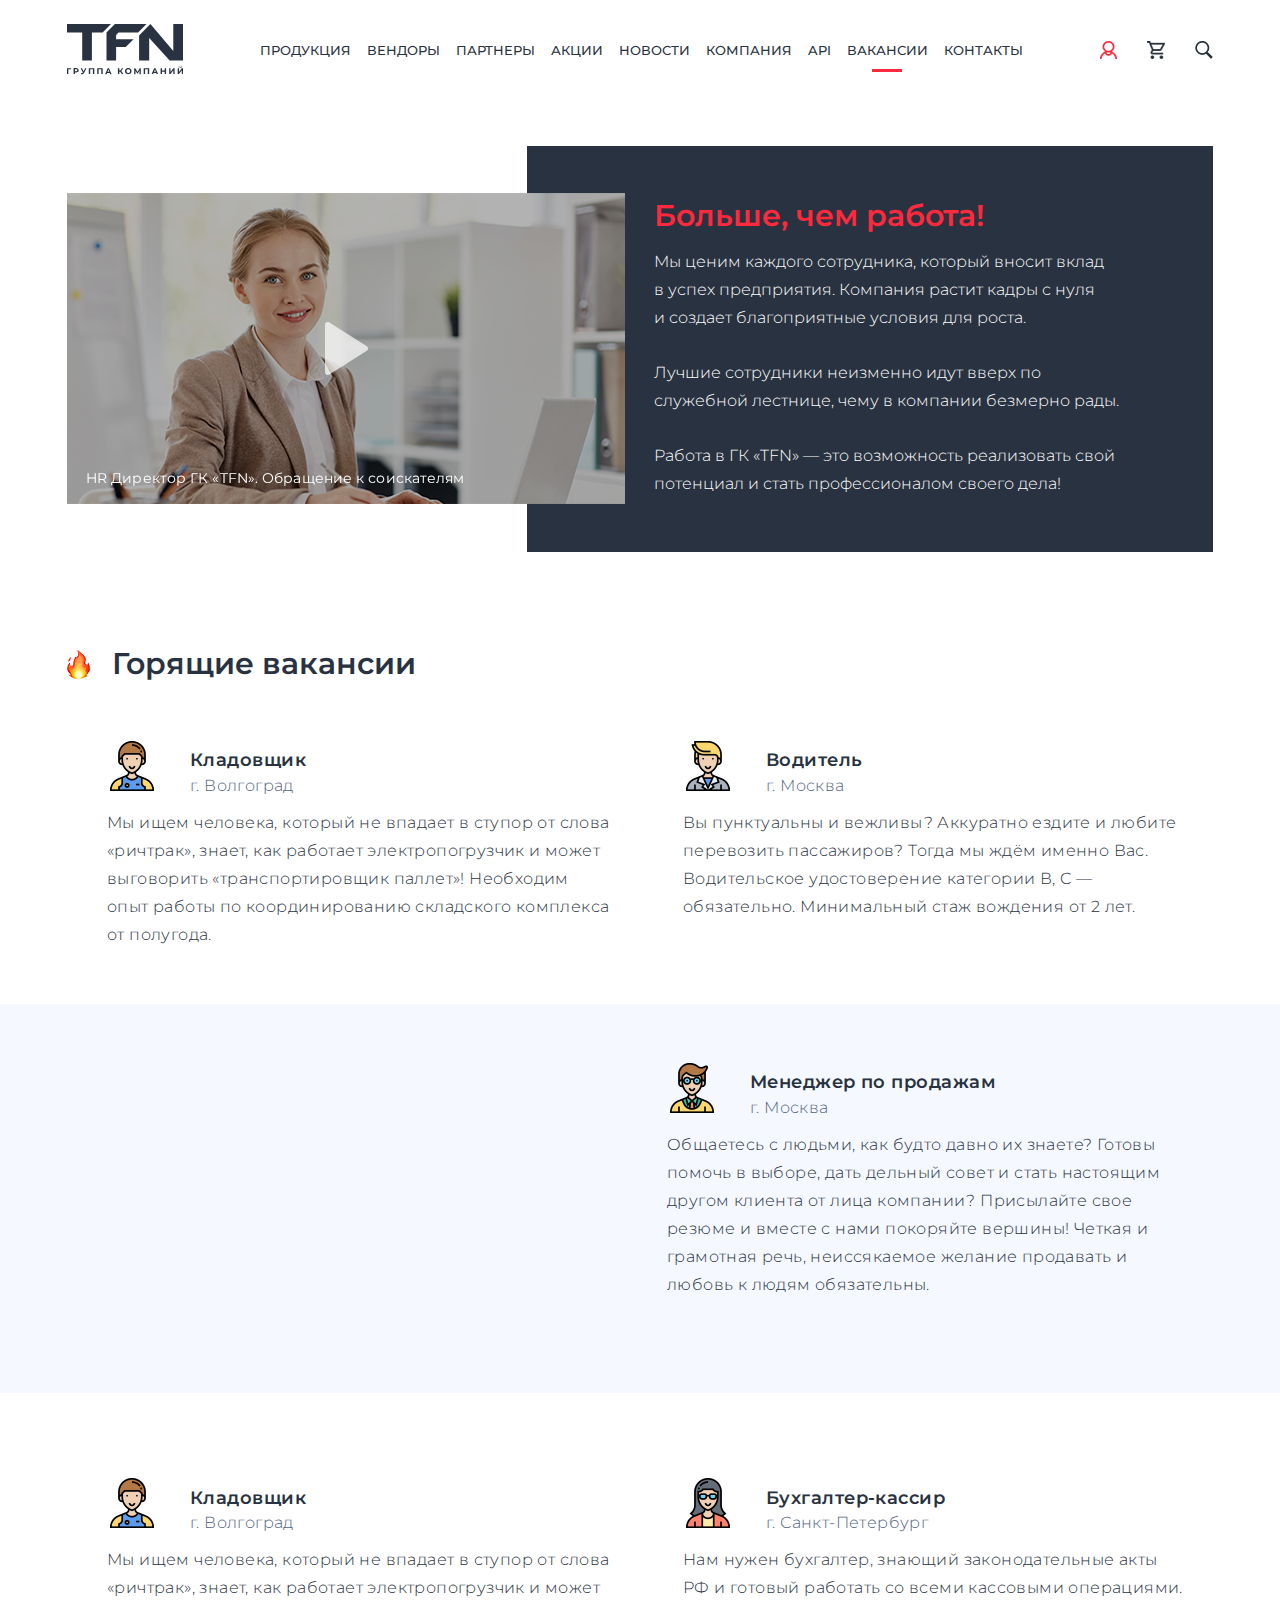
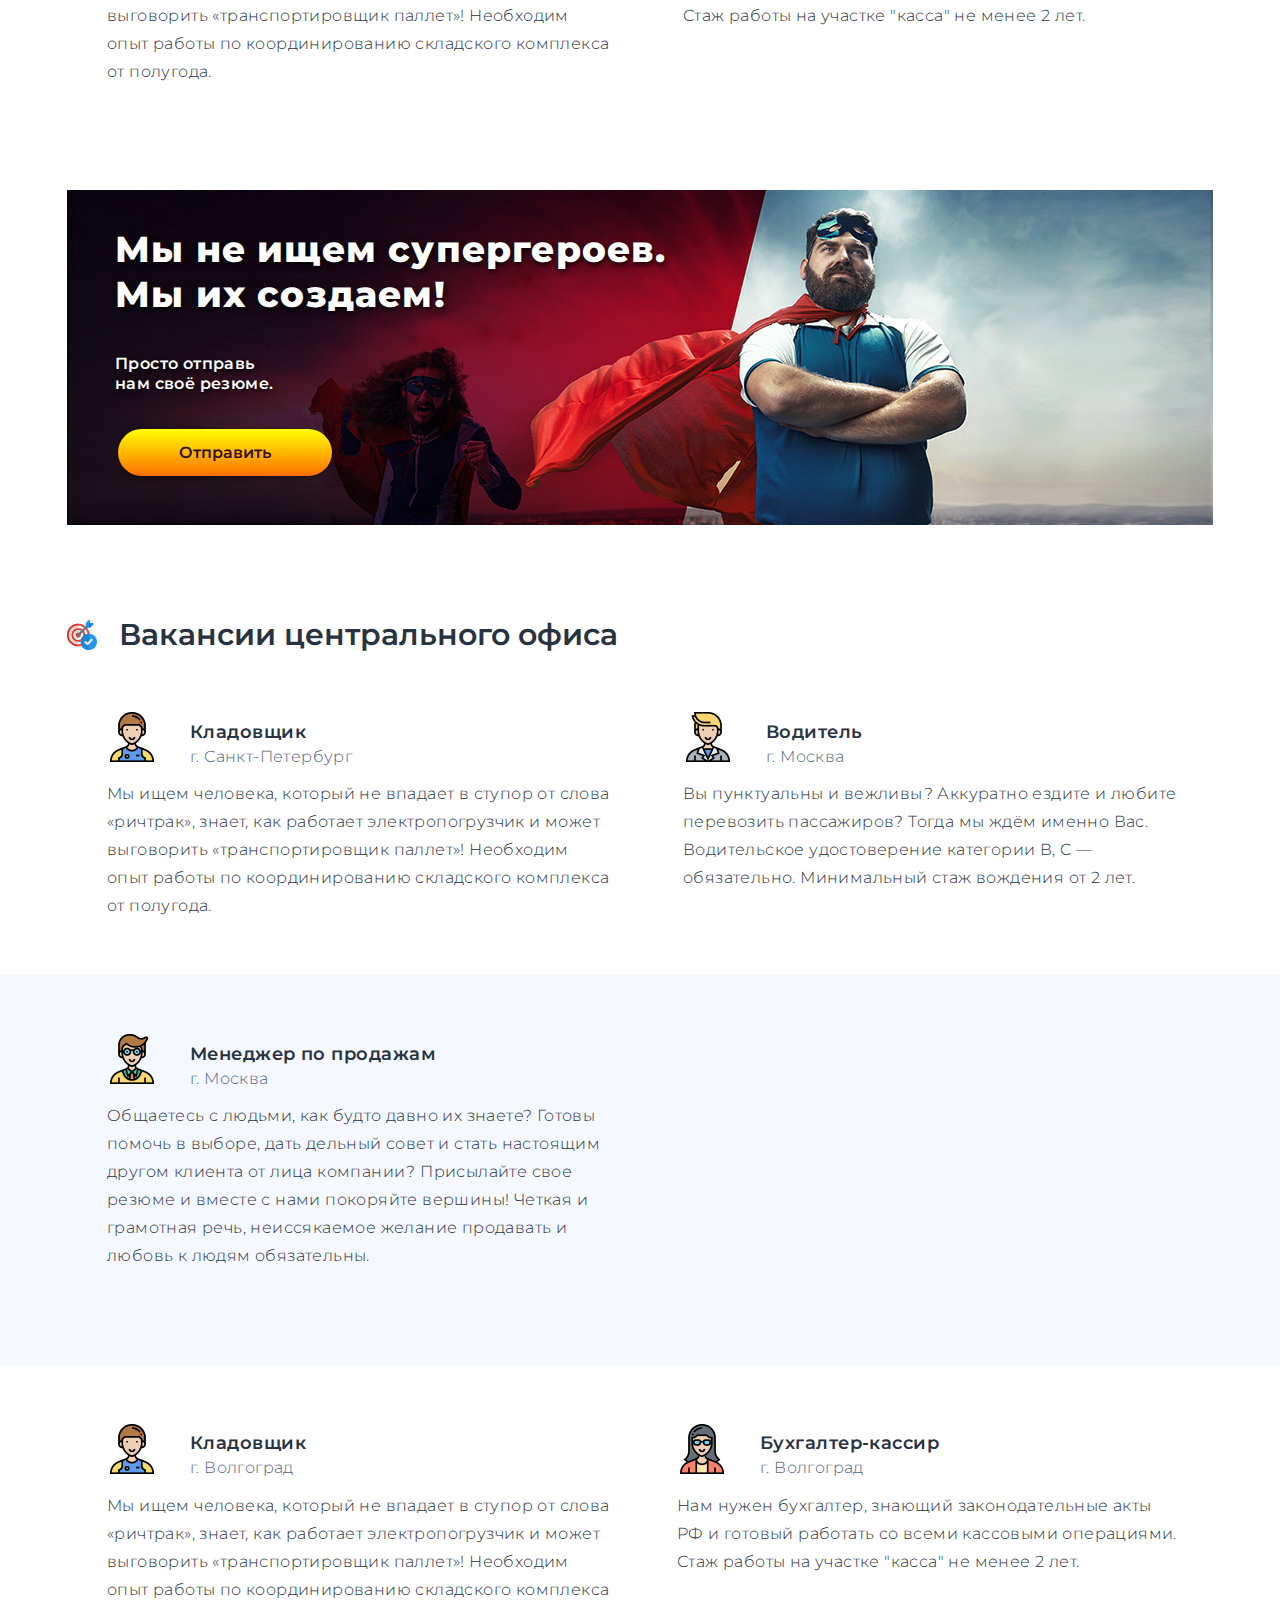
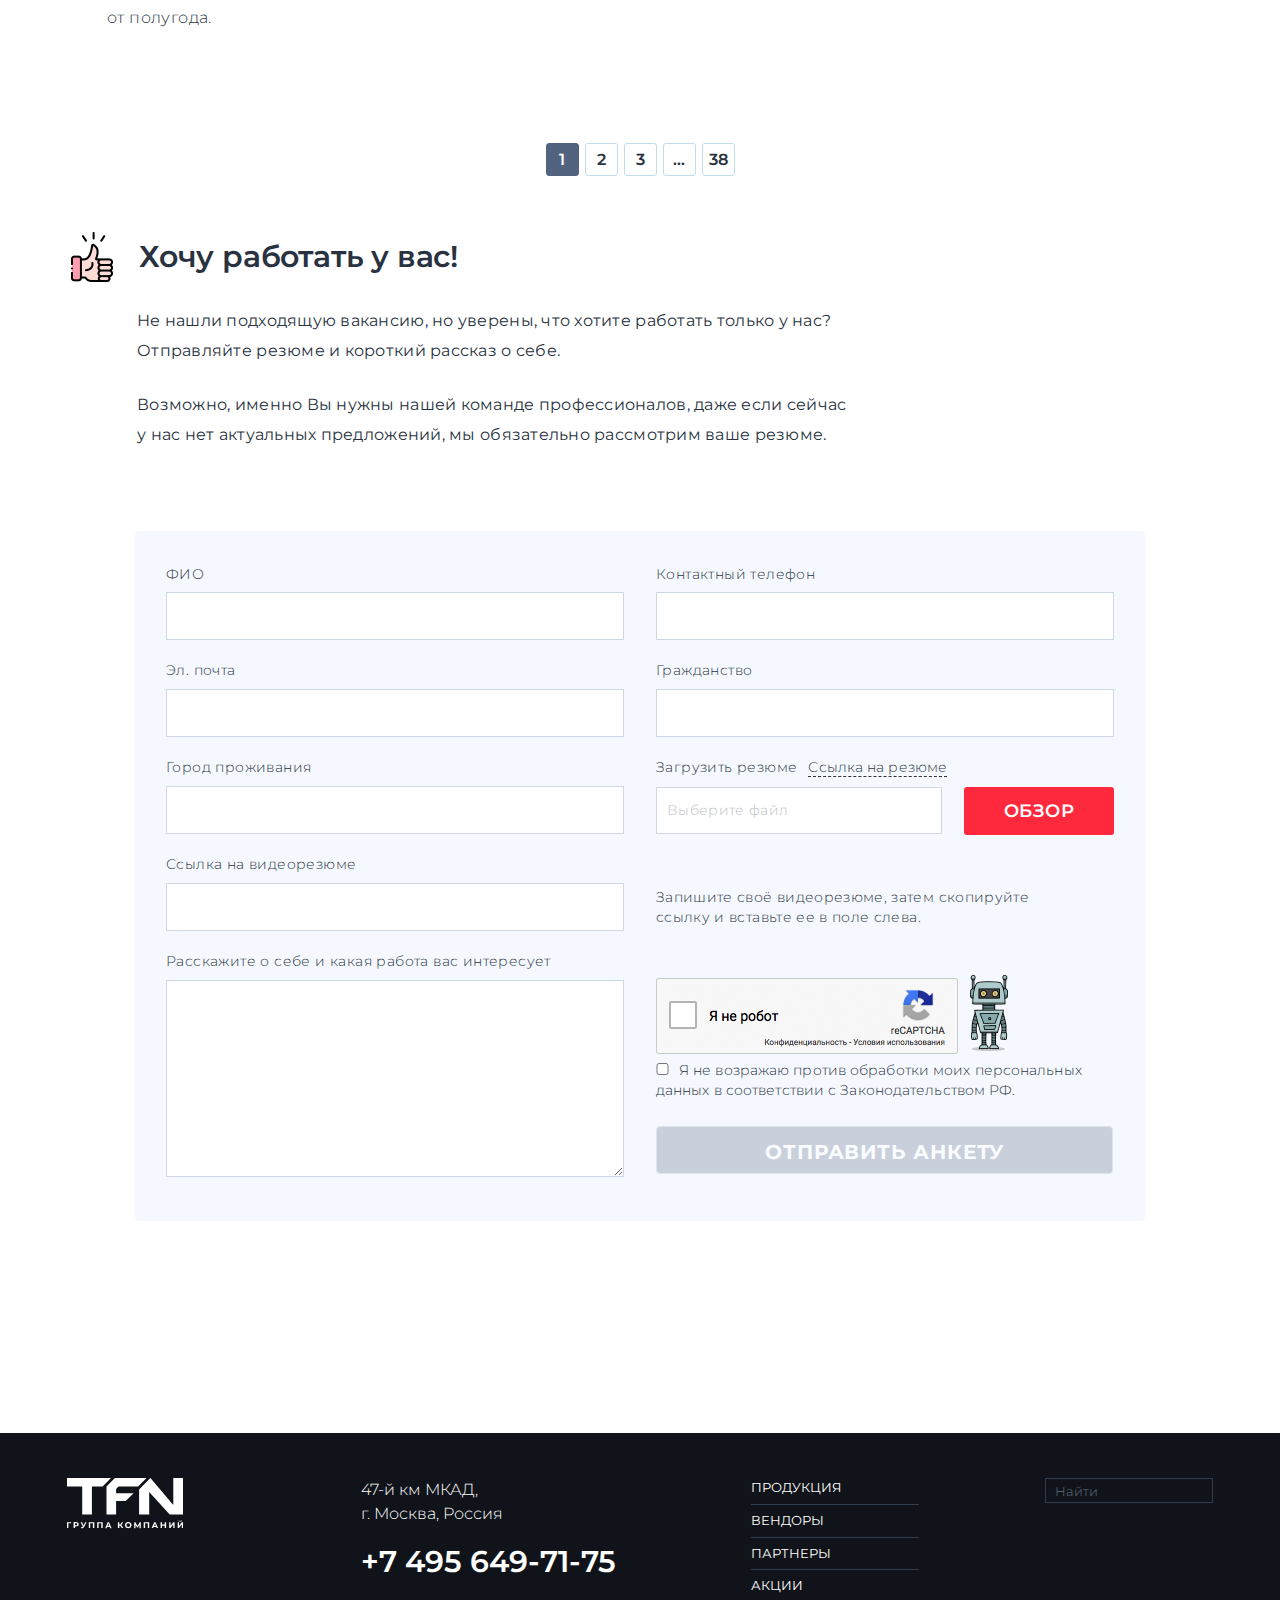
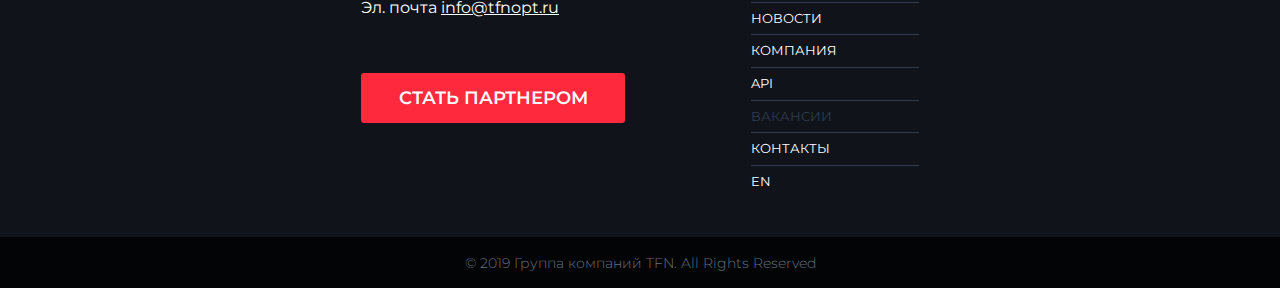
<file: index.html>
<!DOCTYPE html>
<html lang="Ru-ru">

<head>
	<meta charset="UTF-8">
	<title>TFN | Вакансии</title>

	<meta http-equiv="x-ua-compatible" content="ie=edge,chrome=1" />
	<meta name="viewport" content="width=device-width, initial-scale=1" />
	<link rel="stylesheet" href="css/style.css" />

	<!--
<link rel="apple-touch-icon" sizes="57x57" href="img/favicon/favicon/apple-icon-57x57.png">
<link rel="apple-touch-icon" sizes="60x60" href="img/favicon/apple-icon-60x60.png">
<link rel="apple-touch-icon" sizes="72x72" href="img/favicon/apple-icon-72x72.png">
<link rel="apple-touch-icon" sizes="76x76" href="img/favicon/apple-icon-76x76.png">
<link rel="apple-touch-icon" sizes="114x114" href="img/favicon/apple-icon-114x114.png">
<link rel="apple-touch-icon" sizes="120x120" href="img/favicon/apple-icon-120x120.png">
<link rel="apple-touch-icon" sizes="144x144" href="img/favicon/apple-icon-144x144.png">
<link rel="apple-touch-icon" sizes="152x152" href="img/favicon/apple-icon-152x152.png">
<link rel="apple-touch-icon" sizes="180x180" href="img/favicon/apple-icon-180x180.png">
<link rel="icon" type="image/png" sizes="192x192"  href="img/favicon/android-icon-192x192.png">
<link rel="icon" type="image/png" sizes="32x32" href="img/favicon/favicon-32x32.png">
<link rel="icon" type="image/png" sizes="96x96" href="img/favicon/favicon-96x96.png">
<link rel="icon" type="image/png" sizes="16x16" href="img/favicon/favicon-16x16.png">
<link rel="manifest" href="img/favicon/manifest.json">
<meta name="msapplication-TileColor" content="#fff">
<meta name="msapplication-TileImage" content="img/favicon/ms-icon-144x144.png">
<meta name="theme-color" content="#fff">
-->

	<meta name="description" content="...">
	<meta name="keywords" content="..." />

	<!--
<link rel="image_src" href="img/og/og.jpg" />
<meta property="og:type" content="website" />
<meta property="og:url" content="http://site.com/" />    
<meta property="og:image" content="http://site.com/img/og/og.jpg" />
<meta property="og:image:type" content="image/jpeg" />
<meta property="og:image:width" content="1024">
<meta property="og:image:height" content="512">    
<meta property="og:title" content="..." />
<meta property="og:description" content="..." />
<meta property="og:locale" content="en_GB" />
<meta property="og:site_name" content="site.com" />
<meta name="twitter:card" content="summary"/>
<meta name="twitter:site" content="site.com"/>
<meta name="twitter:title" content="...">
<meta name="twitter:description" content="..."/>
<meta name="twitter:creator" content="site.com"/>
<meta name="twitter:image:src" content="http://site.com/img/og/twitter.jpg"/>
<meta name="twitter:domain" content="http://site.com/"/>
-->


	<!--Yandex Maps API-->
	<!--<script src="https://api-maps.yandex.ru/2.1/?lang=ru_RU" type="text/javascript"></script>-->
</head>

<body>
	<!--[if lt IE 8]>
  <p class="browserhappy">
    Ваш браузер <strong>устарел</strong>. Пожалуйста <a href="https://browsehappy.com/"  target="_blank">обновите</a>.
  </p>
<![endif]-->
	<noscript>
		Вам нужно включить JavaScript в своем браузере, чтобы отображение этой страницы было корректно.
	</noscript>
	<div class="overwrap">
		<div class="wrapper" id="js-wrapper">
			<header class="header">
				<div class="container">
					<div class="header__wrap">
						<a href="index.html" class="header__logo"><img src="img/tnf.svg" alt="TNF"></a>
						<nav class="header__nav">
							<ul>
								<li><a href="categories.html">Продукция</a></li>
								<li><a href="vendors.html">Вендоры</a></li>
								<li><a href="partners.html">Партнеры</a></li>
								<li><a href="offers.html">Акции</a></li>
								<li><a href="news.html">Новости</a></li>
								<li><a href="about.html">Компания</a></li>
								<li><a href="#">API</a></li>
								<li><a href="vacancies.html" class="active nolink">Вакансии</a></li>
								<li><a href="contacts.html">Контакты</a></li>
							</ul>
						</nav>
						<div class="header__bar" id="js-header-bar">
							<div class="header__bar-item">
								<a href="#" title="Профиль"
									class="header__bar-unit header__bar-unit--profile-logged-in">
									<div class="header__bar-unit-hint">
										<div class="header__bar-unit-hint-cloud">ID: 338675</div>
									</div>
								</a>
							</div>
							<div class="header__bar-item">
								<div title="Корзина" class="header__bar-unit header__bar-unit--cart">
									<div class="header__bar-unit-hint">
										<div class="header__bar-unit-hint-cloud">Корзина <br>пуста</div>
									</div>
								</div>
							</div>
							<div class="header__bar-item">
								<div class="header__search" id="js-header-search">
									<div class="header__search-overlay js-header-search-open"></div>
									<button class="btn header__search-btn js-header-search-open"></button>
									<form action="#" method="get" class="header__search-form">
										<input type="search" class="input header__search-input open-drop-list"
											placeholder="Поиск">
										<ul class="header__search-droplist">
											<li class="header__search-droplist-item">Samsung Galaxy A6</li>
											<li class="header__search-droplist-item">Samsung Galaxy A6+</li>
											<li class="header__search-droplist-item">Samsung Galaxy A7</li>
											<li class="header__search-droplist-item">Samsung Galaxy A8</li>
											<li class="header__search-droplist-item">Samsung Galaxy Note 9</li>
										</ul>
									</form>
								</div>
							</div>
						</div>
						<button class="btn mob-menu-btn js-mob-menu-open" id="js-mob-menu-btn"></button>
					</div>
				</div>
			</header>
			<div class="mob-menu-overlay js-mob-menu-open" id="js-menu-overlay"></div>
			<div class="mob-menu" id="js-mob-menu">
				<a href="index.html" class="mob-menu__logo"><img src="img/tnf.svg" alt="TNF"></a>
				<nav class="mob-menu__nav">
					<ul>
						<li><a href="categories.html">Продукция</a></li>
						<li><a href="vendors.html">Вендоры</a></li>
						<li><a href="partners.html">Партнеры</a></li>
						<li><a href="offers.html">Акции</a></li>
						<li><a href="news.html">Новости</a></li>
						<li><a href="about.html">Компания</a></li>
						<li><a href="#">API</a></li>
						<li><a href="vacancies.html" class="active">Вакансии</a></li>
						<li><a href="contacts.html">Контакты</a></li>
					</ul>
				</nav>
			</div>
			<div class="main">

				<section class="vacancies">
					
						<div class="vacancies-page">

							<div class="container">
								<div class="vacancies-head">
									<div class="vacancies-head__video">
										<div class="vacancies-head__video__overlay">
											<img src="img/vacancies/play-hr.png" alt="" class="vacancies-head__video__play">
											<p>HR Директор ГК «TFN». Обращение к соискателям</p>
										</div>
										<iframe class="vacancies-head__video__iframe" width="558" height="307" src="https://www.youtube.com/embed/3N48OR_qEIY" frameborder="0" allow="accelerometer; autoplay; encrypted-media; gyroscope; picture-in-picture" allowfullscreen></iframe>
									</div>
									<div class="vacancies-head__desc">
										<h2>Больше, чем работа!</h2>
										<p>Мы ценим каждого сотрудника, который вносит вклад в&nbsp;успех&nbsp;предприятия. Компания
											растит кадры с нуля и&nbsp;создает благоприятные условия для роста.</p>
										<p>Лучшие сотрудники неизменно идут вверх по служебной лестнице, чему в компании
											безмерно рады.</p>
										<p>Работа в ГК «TFN» — это возможность реализовать свой потенциал и стать
											профессионалом своего дела!</p>
									</div>
								</div>
							</div>

							<div class="vacancies-burn">
								
								<div class="container">
									<div class="vacancies-burn__header vacancies-title">
										<img src="img/vacancies/fire-icon.png" class="vacancies-title__img" alt="">
										<h2>Горящие вакансии</h2>
									</div>
								</div>	

								<div class="vacancies-item_w vacancies-container">

										<div class="vacancies-item vacancies-item_i vacancies-item__wrapper">
											<a class="vacancies-block vacancies-block__hover vacancies-block_w" href="card.html">
												<div class="vacancies-block__wrapper">
													<div class="vacancies-block__header">
														<img src="img/vacancies/Avatar-clad-icon.png" alt=""
															class="vacancies-block__img">
														<div class="vacancies-block__name">
															<p class="vacancies-block__work">Кладовщик</p>
															<p class="vacancies-block__city">г. Волгоград</p>
														</div>
													</div>
													<div class="vacancies-block__desc">
														Мы ищем человека, который не впадает в ступор от слова «ричтрак», знает, как
														работает электропогрузчик и может выговорить «транспортировщик паллет»!
														Необходим опыт работы по координированию складского комплекса от полугода.
													</div>
												</div>
											</a>

											<a class="vacancies-block vacancies-block__hover vacancies-block_d" href="#">
												<div class="vacancies-block__wrapper">
													<div class="vacancies-block__header">
														<img src="img/vacancies/Avatar-auto-icon.png" alt=""
															class="vacancies-block__img">
														<div class="vacancies-block__name">
															<p class="vacancies-block__work">Водитель</p>
															<p class="vacancies-block__city">г. Москва</p>
														</div>
													</div>
													<div class="vacancies-block__desc">
														Вы пунктуальны и вежливы? Аккуратно ездите и любите перевозить пассажиров?
														Тогда мы ждём именно Вас. Водительское удостоверение категории В, C —
														обязательно. Минимальный стаж вождения от 2 лет.
													</div>
												</div>
											</a>
										</div>		

								</div>

								<div class="vacancies-item_d">

										<a class="vacancies-item vacancies-item_i vacancies-item__wrapper vacancies-container" href="#">
											<div class="vacancies-block__video vacancies-block_w">
												<div class="vacancies-block__video__wrapper">
													<iframe class="vacancies-head__video__iframe" width="560" height="315" src="https://www.youtube.com/embed/3N48OR_qEIY"
														frameborder="0"
														allow="accelerometer; autoplay; encrypted-media; gyroscope; picture-in-picture"
														allowfullscreen>
													</iframe>
												</div>
											</div>

											<div class="vacancies-block vacancies-block_d vacancies-item__wrapper">
												<div class="vacancies-block__wrapper">
													<div class="vacancies-block__header">
														<img src="img/vacancies/Avatar-manager-icon.png" alt=""
															class="vacancies-block__img">
														<div class="vacancies-block__name">
															<p class="vacancies-block__work">Менеджер по продажам</p>
															<p class="vacancies-block__city">г. Москва</p>
														</div>
													</div>
													<div class="vacancies-block__desc">
														Общаетесь с людьми, как будто давно их знаете? Готовы помочь в выборе, дать
														дельный совет и стать настоящим другом клиента от лица компании? Присылайте
														свое резюме и вместе с нами покоряйте вершины! Четкая и грамотная речь,
														неиссякаемое желание продавать и любовь к людям обязательны.
													</div>
												</div>
											</div>
										</a>	

								</div>

								<div class="vacancies-item vacancies-item_w vacancies-item_s vacancies-container">

										<div class="vacancies-item vacancies-item__wrapper">
											<a class="vacancies-block vacancies-block__hover vacancies-block_w" href="#">
												<div class="vacancies-block__wrapper">
													<div class="vacancies-block__header">
														<img src="img/vacancies/Avatar-clad-icon.png" alt=""
															class="vacancies-block__img">
														<div class="vacancies-block__name">
															<p class="vacancies-block__work">Кладовщик</p>
															<p class="vacancies-block__city">г. Волгоград</p>
														</div>
													</div>
													<div class="vacancies-block__desc">
														Мы ищем человека, который не впадает в ступор от слова «ричтрак», знает, как
														работает электропогрузчик и может выговорить «транспортировщик паллет»!
														Необходим опыт работы по координированию складского комплекса от полугода.
													</div>
												</div>
											</a>

											<a class="vacancies-block vacancies-block__hover vacancies-block_d" href="#">
												<div class="vacancies-block__wrapper">
													<div class="vacancies-block__header">
														<img src="img/vacancies/Avatar-bug-icon.png" alt=""
															class="vacancies-block__img">
														<div class="vacancies-block__name">
															<p class="vacancies-block__work">Бухгалтер-кассир</p>
															<p class="vacancies-block__city">г. Санкт-Петербург</p>
														</div>
													</div>
													<div class="vacancies-block__desc">
														Нам нужен бухгалтер, знающий законодательные акты РФ и готовый работать со
														всеми кассовыми операциями. Стаж работы на участке "касса" не менее 2 лет.
													</div>
												</div>
											</a>
										</div>		

								</div>

							</div>

							<div class="container">
								<div class="vacancies-resume">
									<div class="vacancies-resume__desc">
										<h3 class="vacancies-resume__header">Мы не ищем супергероев. Мы их создаем!</h3>
										<div class="vacancies-resume__txt">
											<p>Просто отправь нам своё резюме.</p>
											<a href="#" class="vacancies-resume__button">Отправить</a>
										</div>
									</div>
								</div>	
							</div>

							<div class="vacancies-center">
								<div class="container">
									<div class="vacancies-center__header vacancies-title">
										<img src="img/vacancies/target-icon.png" class="vacancies-title__img" alt="">
										<h2>Вакансии центрального офиса</h2>
									</div>
								</div>	

								<div class="vacancies-item vacancies-item_w vacancies-container">

									
									<div class="vacancies-item vacancies-item_i vacancies-item__wrapper">
										<a class="vacancies-block vacancies-block__hover" href="#">
											<div class="vacancies-block__wrapper">
												<div class="vacancies-block__header">
													<img src="img/vacancies/Avatar-clad-icon.png" alt=""
														class="vacancies-block__img">
													<div class="vacancies-block__name">
														<p class="vacancies-block__work">Кладовщик</p>
														<p class="vacancies-block__city">г. Санкт-Петербург</p>
													</div>
												</div>
												<div class="vacancies-block__desc">
													Мы ищем человека, который не впадает в ступор от слова «ричтрак», знает, как
													работает электропогрузчик и может выговорить «транспортировщик паллет»!
													Необходим опыт работы по координированию складского комплекса от полугода.
												</div>
											</div>
										</a>

										<a class="vacancies-block vacancies-block__hover vacancies-block__hover_d" href="#">
											<div class="vacancies-block__wrapper">
												<div class="vacancies-block__header">
													<img src="img/vacancies/Avatar-auto-icon.png" alt=""
														class="vacancies-block__img">
													<div class="vacancies-block__name">
														<p class="vacancies-block__work">Водитель</p>
														<p class="vacancies-block__city">г. Москва</p>
													</div>
												</div>
												<div class="vacancies-block__desc">
													Вы пунктуальны и вежливы? Аккуратно ездите и любите перевозить пассажиров?
													Тогда мы ждём именно Вас. Водительское удостоверение категории В, C —
													обязательно. Минимальный стаж вождения от 2 лет.
												</div>
											</div>
										</a>
									</div>

								</div>

								<div class="vacancies-item vacancies-item_d">

									<div class="vacancies-item vacancies-item_i vacancies-item__wrapper vacancies-container">
										<a class="vacancies-block" href="#">
											<div class="vacancies-block__wrapper">
												<div class="vacancies-block__header">
													<img src="img/vacancies/Avatar-manager-icon.png" alt=""
														class="vacancies-block__img">
													<div class="vacancies-block__name">
														<p class="vacancies-block__work">Менеджер по продажам</p>
														<p class="vacancies-block__city">г. Москва</p>
													</div>
												</div>
												<div class="vacancies-block__desc">
													Общаетесь с людьми, как будто давно их знаете? Готовы помочь в выборе, дать
													дельный совет и стать настоящим другом клиента от лица компании? Присылайте
													свое резюме и вместе с нами покоряйте вершины! Четкая и грамотная речь,
													неиссякаемое желание продавать и любовь к людям обязательны.
												</div>
											</div>
										</a>

										<div class="vacancies-block__video vacancies-block__hover_d">
											<div class="vacancies-block__video__wrapper">
												<iframe class="vacancies-head__video__iframe" width="560" height="315" src="https://www.youtube.com/embed/3N48OR_qEIY"
													frameborder="0"
													allow="accelerometer; autoplay; encrypted-media; gyroscope; picture-in-picture"
													allowfullscreen>
												</iframe>
											</div>
										</div>
									</div>

								</div>

								<div class="vacancies-item vacancies-item_w vacancies-item__wrapper vacancies-container">

									<div class="vacancies-item vacancies-item_i">
										<a class="vacancies-block vacancies-block__hover" href="#">
											<div class="vacancies-block__wrapper">
												<div class="vacancies-block__header">
													<img src="img/vacancies/Avatar-clad-icon.png" alt=""
														class="vacancies-block__img">
													<div class="vacancies-block__name">
														<p class="vacancies-block__work">Кладовщик</p>
														<p class="vacancies-block__city">г. Волгоград</p>
													</div>
												</div>
												<div class="vacancies-block__desc">
													Мы ищем человека, который не впадает в ступор от слова «ричтрак», знает, как
													работает электропогрузчик и может выговорить «транспортировщик паллет»!
													Необходим опыт работы по координированию складского комплекса от полугода.
												</div>
											</div>
										</a>

										<a class="vacancies-block vacancies-block__hover" href="#">
											<div class="vacancies-block__wrapper">
												<div class="vacancies-block__header">
													<img src="img/vacancies/Avatar-bug-icon.png" alt=""
														class="vacancies-block__img">
													<div class="vacancies-block__name">
														<p class="vacancies-block__work">Бухгалтер-кассир</p>
														<p class="vacancies-block__city">г. Волгоград</p>
													</div>
												</div>
												<div class="vacancies-block__desc">
													Нам нужен бухгалтер, знающий законодательные акты РФ и готовый работать со
													всеми кассовыми операциями. Стаж работы на участке "касса" не менее 2 лет.
												</div>
											</div>
										</a>
									</div>	

								</div>

							</div>

							<div class="catalog-list__footer">
								<nav class="pagination">
									<ul>
										<li><a href="#" class="active"
												style="pointer-events: none; cursor: default;">1</a></li>
										<li><a href="#">2</a></li>
										<li><a href="#">3</a></li>
										<li><a href="#" class="nolink"> &#8230;</a></li>
										<li><a href="#">38</a></li>
									</ul>
								</nav>
							</div>

							<div class="container">
								<div class="partner-body">
									<div class="partner-desc">
										<div class="vacancies-burn__header vacancies-title">
											<img src="img/vacancies/wants-icon.png" class="vacancies-title__img" alt="">
											<h2>Хочу работать у вас!</h2>
										</div>
										<div class="partner-desc__text">
											<p>
												Не нашли подходящую вакансию, но уверены, что хотите работать только у нас?
												Отправляйте резюме и короткий рассказ о себе.
											</p>
											<p>Возможно, именно Вы нужны нашей команде профессионалов, даже если сейчас
												у нас нет актуальных предложений, мы обязательно рассмотрим ваше резюме.</p>
										</div>
									</div>
									<div class="partner-form-items">
										<form action="#" method="post">
											<div class="form-partner form-partner_w">
												<div class="form-partner__column form-partner__column_l">
													<div class="form-partner__row">
														<label class="form-partner__label form-partner__label_w"
															for="name-partner">ФИО</label>
														<input type="text" id="name-partner">
													</div>
													<div class="form-partner__row">
														<label class="form-partner__label form-partner__label_w"
															for="email-partner">Эл. почта</label>
														<input type="email" id="email-partner">
													</div>
													<div class="form-partner__row">
														<label class="form-partner__label form-partner__label_w"
															for="city-partner">Город проживания</label>
														<input type="text" id="city-partner">
													</div>
													<div class="form-partner__row">
														<label class="form-partner__label form-partner__label_w"
															for="video-partner">Ссылка на видеорезюме</label>
														<input type="text" id="video-partner">
													</div>
													<div class="form-partner__row">
														<label class="form-partner__label form-partner__label_w"
															for="comment-partner">Расскажите о себе и какая работа вас интересует</label>
														<textarea name="comment" cols="30" rows="10"
															id="comment-partner"></textarea>
													</div>
												</div>
												<div class="form-partner__column form-partner__column_r">
													<div class="form-partner__row">
														<label class="form-partner__label form-partner__label_w"
															for="phone-partner">Контактный телефон</label>
														<input type="tel" id="phone-partner">
													</div>
													<div class="form-partner__row">
														<label class="form-partner__label form-partner__label_w"
															for="national-partner">Гражданство</label>
														<input type="text" id="national-partner">
													</div>
													<div class="form-partner__row form-partner__row__hide">
														<label class="form-partner__label form-partner__label_w">Загрузить резюме 
															<p class="form-partner__row__cursor">Ссылка на резюме</p>
														</label>
														<input type="file" id="resume-partner">
														<label for="resume-partner" class="form-partner__file">
															<span>Выберите файл</span>
															<strong>Обзор</strong>
														</label>
													</div>
													<div class="form-partner__row form-partner__row__open">
														<label class="form-partner__label form-partner__label_w"
															for="resume-link-partner">Ссылка на резюме</label>
														<input type="text" id="resume-link-partner">
													</div>
													<div class="form-partner__row form-partner__video">
														<label class="form-partner__label form-partner__label_w"
															for="video-partner" id="videoDesc1">Запишите своё видеорезюме, затем скопируйте ссылку и вставьте ее в поле слева.</label>
													</div>
													<div class="form-partner__row form-partner__row_b">
														<div class="form-partner__captcha">
															<img src="img/vacancies/reCAPTCHA.png" alt="">
														</div>
														<div class="form-partner__checkbox">
															<input type="checkbox" class="form-partner__person__checkbox" id="checkbox-consent" onclick='buttonSend.disabled=!buttonSend.disabled'>
															<p class="form-partner__person">Я не возражаю против обработки моих персональных данных в соответствии с Законодательством РФ.</p>
															<input type="button" class="form-partner__button" href="#" id="buttonSend" value="Отправить анкету" disabled>
														</div>
													</div>
												</div>
											</div>
										</form>
									</div>
								</div>
							</div>

						</div>
				</section>

			</div>
			<footer class="footer">
				<div class="footer__main">
					<div class="container">
						<div class="footer__wrap">
							<div class="footer__col">
								<a href="index.html" class="footer__logo"><img src="img/tnf-white.svg" alt="TNF"></a>
							</div>
							<div class="footer__col">
								<div class="footer__address">47-й км МКАД, <br>г. Москва, Россия</div>
								<div class="footer__tel"><a href="tel:+74956497175">+7 495 649-71-75</a></div>
								<div class="footer__mail">Эл. почта <a href="mailto:info@tfnopt.ru">info@tfnopt.ru</a>
								</div>
								<a href="be-a-partner.html" class="btn btn--red footer__btn ">СТАТЬ ПАРТНЕРОМ</a>
							</div>
							<div class="footer__col">
								<nav class="footer__nav">
									<ul>
										<li><a href="categories.html">Продукция</a></li>
										<li><a href="vendors.html">Вендоры</a></li>
										<li><a href="partners.html">Партнеры</a></li>
										<li><a href="offers.html">Акции</a></li>
										<li><a href="news.html">Новости</a></li>
										<li><a href="about.html">Компания</a></li>
										<li><a href="#">API</a></li>
										<li><a href="vacancies.html" class="active">Вакансии</a></li>
										<li><a href="contacts.html">Контакты</a></li>
										<li><a href="#">En</a></li>
									</ul>
								</nav>
							</div>
							<div class="footer__col">
								<form action="#" method="get" class="footer__search">
									<input class="input footer__search-input" type="search" name="search"
										placeholder="Найти">
								</form>
							</div>
						</div>
					</div>
				</div>
				<div class="footer__bottom">
					<div class="container">
						<div class="footer__copyright">&#169; 2019 Группа компаний TFN. All Rights Reserved</div>
					</div>
				</div>
			</footer>
		</div>
	</div>
	<div class="popup" id="js-enter">
		<div class="popup__overlay js-enter-open"></div>
		<div class="popup__main">
			<div class="sign">
				<div class="sign__top">
					<div class="sign__container">
						<h2 class="sign__title">Вход для партнеров</h2>
						<form action="#" method="post" class="sign__form">
							<input type="text" name="partner_id" class="input sign__input" required
								placeholder="ID партнера">
							<input type="password" name="partner_password" class="input sign__input" required
								placeholder="Пароль">
							<button class="btn btn--red sign__btn" type="submit">ВОЙТИ</button>
							<div class="sign__bar">
								<label class="sign__check">
									<input type="checkbox" name="remamber_me">
									<span class="sign__check-box"></span>
									<span class="sign__check-txt">Запомнить меня</span>
								</label>
								<a href="#" class="sign__link">Я забыл свой ID / пароль</a>
							</div>
						</form>
					</div>
				</div>
				<div class="sign__bottom">
					<div class="sign__container">
						<p class="sign__txt">Еще не зарегистрированы <br>в нашей системе?</p>
						<button class="btn btn--red sign__btn">СТАТЬ ПАРТНЕРОМ</button>
					</div>
				</div>
			</div>
		</div>
	</div>
	<!--script main-->
	<script src="js/script.js"></script>
	<!--jQuery-->
	<script src="js/vendors/jquery.min.js"></script>
	<!-- maskedinput -->
	<script src="js/vendors/jquery.maskedinput.min.js"></script>
	<!--Formstyler-->
	<script src="js/vendors/jquery.formstyler.min.js"></script>
	<!--Slick-->
	<script src="js/vendors/slick.min.js"></script>
	<!--init-->
	<script src="js/jquery.init.js"></script>
	<!--my scripts-->
	<script src="js/jquery.main.js"></script>
</body>

</html>
</file>
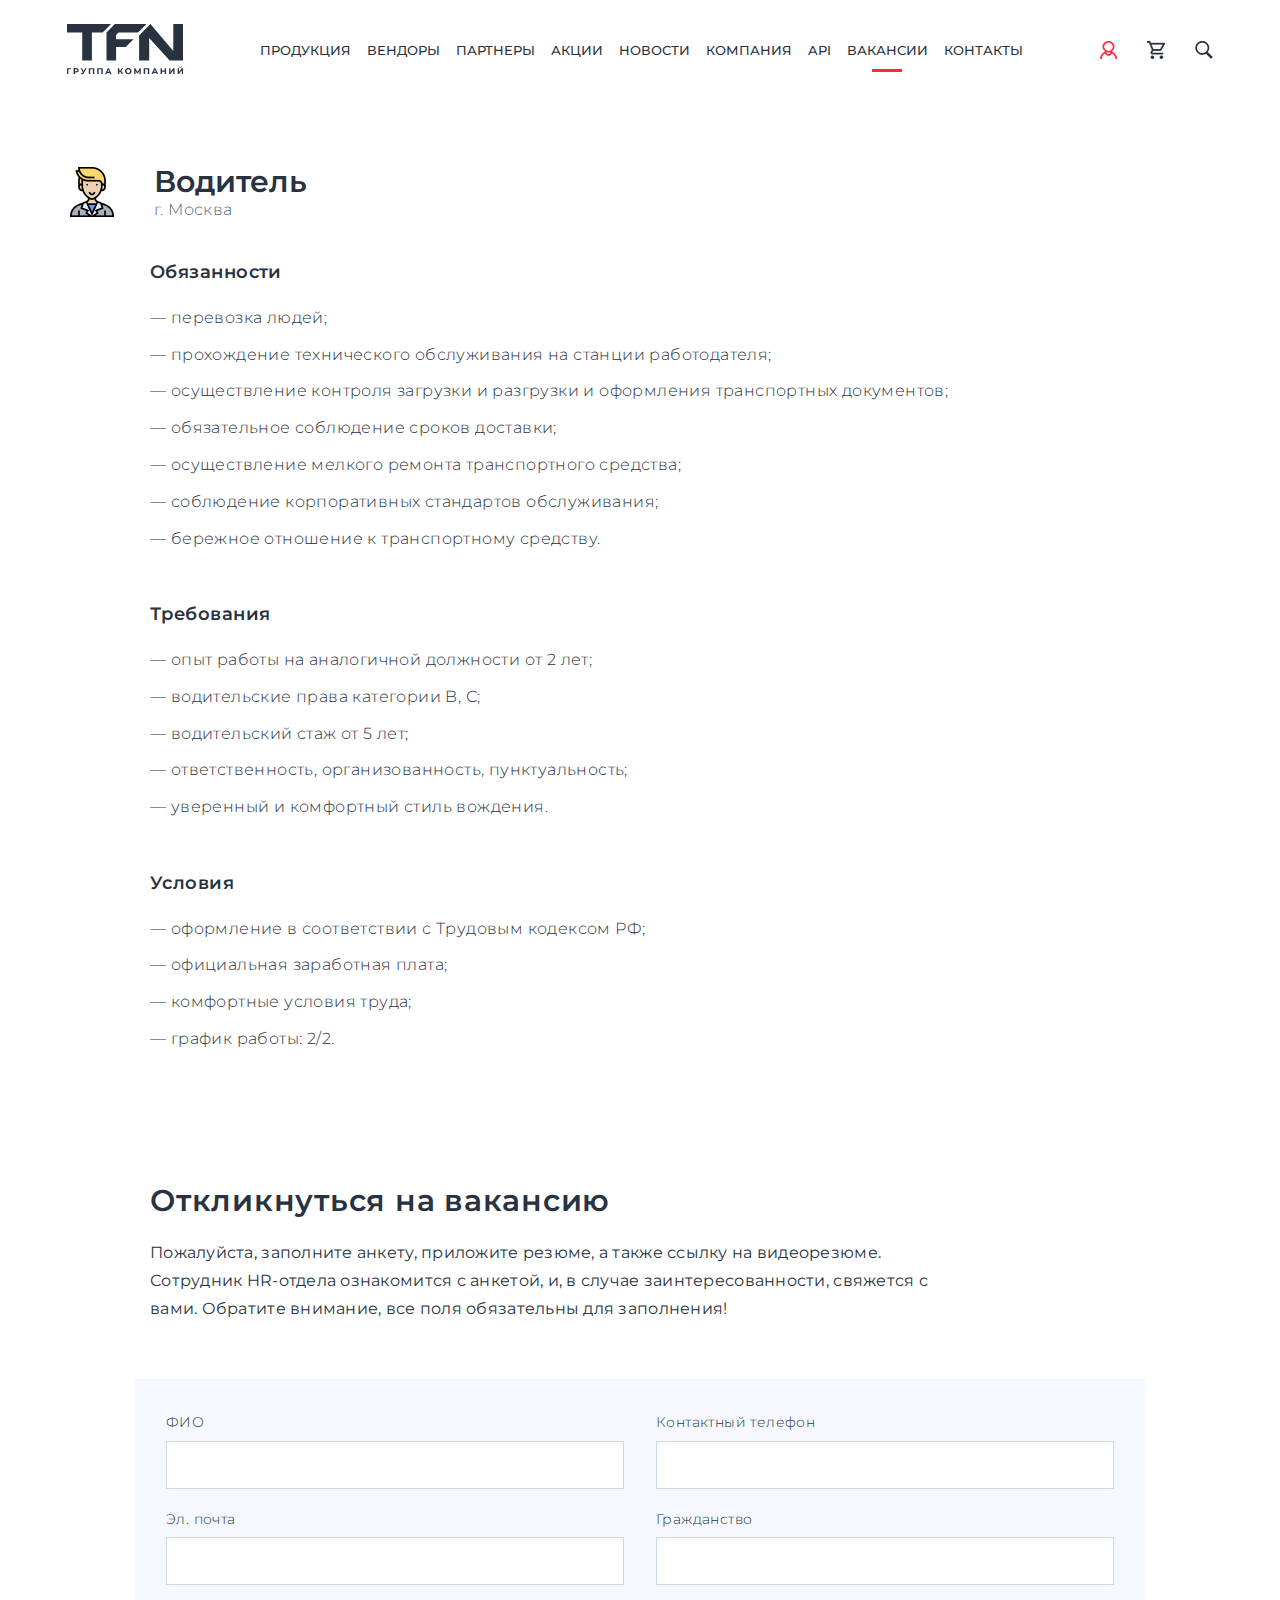
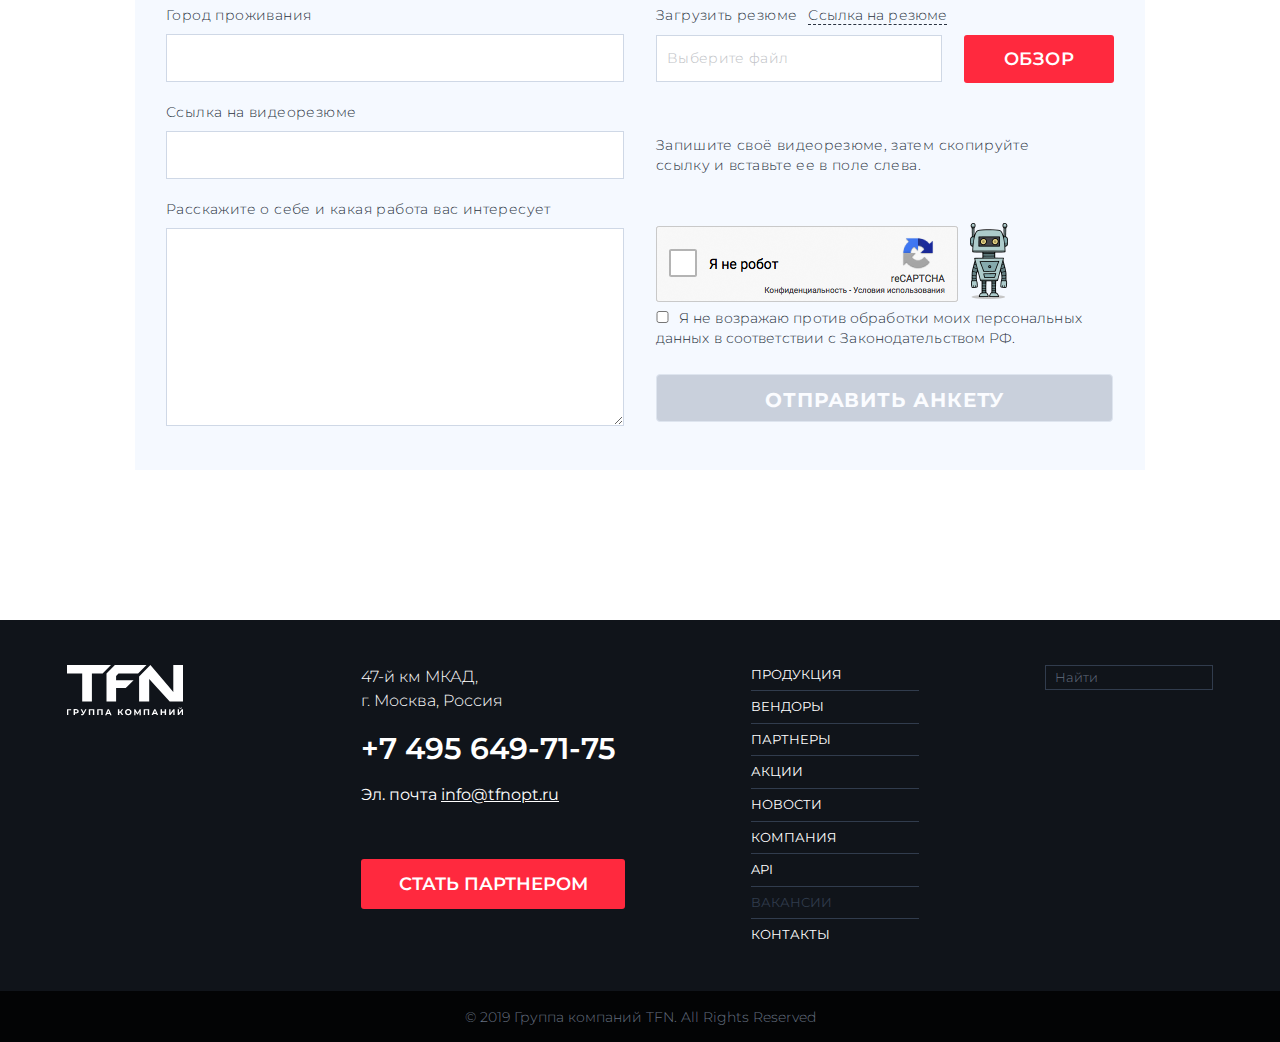
<file: card.html>
<!DOCTYPE html>
<html lang="Ru-ru">

<head>
	<meta charset="UTF-8">
	<title>TFN | Вакансия</title>

	<meta http-equiv="x-ua-compatible" content="ie=edge,chrome=1" />
	<meta name="viewport" content="width=device-width, initial-scale=1" />
	<link rel="stylesheet" href="css/style.css" />

	<!--
<link rel="apple-touch-icon" sizes="57x57" href="img/favicon/favicon/apple-icon-57x57.png">
<link rel="apple-touch-icon" sizes="60x60" href="img/favicon/apple-icon-60x60.png">
<link rel="apple-touch-icon" sizes="72x72" href="img/favicon/apple-icon-72x72.png">
<link rel="apple-touch-icon" sizes="76x76" href="img/favicon/apple-icon-76x76.png">
<link rel="apple-touch-icon" sizes="114x114" href="img/favicon/apple-icon-114x114.png">
<link rel="apple-touch-icon" sizes="120x120" href="img/favicon/apple-icon-120x120.png">
<link rel="apple-touch-icon" sizes="144x144" href="img/favicon/apple-icon-144x144.png">
<link rel="apple-touch-icon" sizes="152x152" href="img/favicon/apple-icon-152x152.png">
<link rel="apple-touch-icon" sizes="180x180" href="img/favicon/apple-icon-180x180.png">
<link rel="icon" type="image/png" sizes="192x192"  href="img/favicon/android-icon-192x192.png">
<link rel="icon" type="image/png" sizes="32x32" href="img/favicon/favicon-32x32.png">
<link rel="icon" type="image/png" sizes="96x96" href="img/favicon/favicon-96x96.png">
<link rel="icon" type="image/png" sizes="16x16" href="img/favicon/favicon-16x16.png">
<link rel="manifest" href="img/favicon/manifest.json">
<meta name="msapplication-TileColor" content="#fff">
<meta name="msapplication-TileImage" content="img/favicon/ms-icon-144x144.png">
<meta name="theme-color" content="#fff">
-->

	<meta name="description" content="...">
	<meta name="keywords" content="..." />

	<!--
<link rel="image_src" href="img/og/og.jpg" />
<meta property="og:type" content="website" />
<meta property="og:url" content="http://site.com/" />    
<meta property="og:image" content="http://site.com/img/og/og.jpg" />
<meta property="og:image:type" content="image/jpeg" />
<meta property="og:image:width" content="1024">
<meta property="og:image:height" content="512">    
<meta property="og:title" content="..." />
<meta property="og:description" content="..." />
<meta property="og:locale" content="en_GB" />
<meta property="og:site_name" content="site.com" />
<meta name="twitter:card" content="summary"/>
<meta name="twitter:site" content="site.com"/>
<meta name="twitter:title" content="...">
<meta name="twitter:description" content="..."/>
<meta name="twitter:creator" content="site.com"/>
<meta name="twitter:image:src" content="http://site.com/img/og/twitter.jpg"/>
<meta name="twitter:domain" content="http://site.com/"/>
-->


	<!--Yandex Maps API-->
	<!--<script src="https://api-maps.yandex.ru/2.1/?lang=ru_RU" type="text/javascript"></script>-->
</head>

<body>
	<!--[if lt IE 8]>
  <p class="browserhappy">
    Ваш браузер <strong>устарел</strong>. Пожалуйста <a href="https://browsehappy.com/"  target="_blank">обновите</a>.
  </p>
<![endif]-->
	<noscript>
		Вам нужно включить JavaScript в своем браузере, чтобы отображение этой страницы было корректно.
	</noscript>
	<div class="overwrap">
		<div class="wrapper" id="js-wrapper">
			<header class="header">
				<div class="container">
					<div class="header__wrap">
						<a href="index.html" class="header__logo"><img src="img/tnf.svg" alt="TNF"></a>
						<nav class="header__nav">
							<ul>
								<li><a href="categories.html">Продукция</a></li>
								<li><a href="vendors.html">Вендоры</a></li>
								<li><a href="partners.html">Партнеры</a></li>
								<li><a href="offers.html">Акции</a></li>
								<li><a href="news.html">Новости</a></li>
								<li><a href="about.html">Компания</a></li>
								<li><a href="#">API</a></li>
								<li><a href="vacancies.html" class="active nolink">Вакансии</a></li>
								<li><a href="contacts.html">Контакты</a></li>
							</ul>
						</nav>
						<div class="header__bar" id="js-header-bar">
							<div class="header__bar-item">
								<a href="#" title="Профиль"
									class="header__bar-unit header__bar-unit--profile-logged-in">
									<div class="header__bar-unit-hint">
										<div class="header__bar-unit-hint-cloud">ID: 338675</div>
									</div>
								</a>
							</div>
							<div class="header__bar-item">
								<div title="Корзина" class="header__bar-unit header__bar-unit--cart">
									<div class="header__bar-unit-hint">
										<div class="header__bar-unit-hint-cloud">Корзина <br>пуста</div>
									</div>
								</div>
							</div>
							<div class="header__bar-item">
								<div class="header__search" id="js-header-search">
									<div class="header__search-overlay js-header-search-open"></div>
									<button class="btn header__search-btn js-header-search-open"></button>
									<form action="#" method="get" class="header__search-form">
										<input type="search" class="input header__search-input open-drop-list"
											placeholder="Поиск">
										<ul class="header__search-droplist">
											<li class="header__search-droplist-item">Samsung Galaxy A6</li>
											<li class="header__search-droplist-item">Samsung Galaxy A6+</li>
											<li class="header__search-droplist-item">Samsung Galaxy A7</li>
											<li class="header__search-droplist-item">Samsung Galaxy A8</li>
											<li class="header__search-droplist-item">Samsung Galaxy Note 9</li>
										</ul>
									</form>
								</div>
							</div>
						</div>
						<button class="btn mob-menu-btn js-mob-menu-open" id="js-mob-menu-btn"></button>
					</div>
				</div>
			</header>
			<div class="mob-menu-overlay js-mob-menu-open" id="js-menu-overlay"></div>
			<div class="mob-menu" id="js-mob-menu">
				<a href="index.html" class="mob-menu__logo"><img src="img/tnf.svg" alt="TNF"></a>
				<nav class="mob-menu__nav">
					<ul>
						<li><a href="categories.html">Продукция</a></li>
						<li><a href="vendors.html">Вендоры</a></li>
						<li><a href="partners.html">Партнеры</a></li>
						<li><a href="offers.html">Акции</a></li>
						<li><a href="news.html">Новости</a></li>
						<li><a href="about.html">Компания</a></li>
						<li><a href="#">API</a></li>
						<li><a href="vacancies.html" class="active">Вакансии</a></li>
						<li><a href="contacts.html">Контакты</a></li>
					</ul>
				</nav>
			</div>
			<div class="main">

				<section class="card">
					
						<div class="card-page">

							<div class="container">

								<div class="card-header">
									<img src="img/vacancies/Avatar-auto-icon.png" alt="">
									<div class="card-header__desc">
										<h2>Водитель</h2>
										<p>г. Москва</p>
									</div>
								</div>

								<div class="card-resp card-item">
									<h3>Обязанности</h3>
									<ul class="card-resp__desc card-item__desc">
										<li>— перевозка людей;</li>
										<li>— прохождение технического обслуживания на станции работодателя;</li>
										<li>— осуществление контроля загрузки и разгрузки и оформления транспортных документов;</li>
										<li>— обязательное соблюдение сроков доставки;</li>
										<li>— осуществление мелкого ремонта транспортного средства;</li>
										<li>— соблюдение корпоративных стандартов обслуживания;</li>
										<li>— бережное отношение к транспортному средству.</li>
									</ul>
								</div>

								<div class="card-requir card-item">
									<h3>Требования</h3>
									<ul class="card-requir__desc card-item__desc">
										<li>— опыт работы на аналогичной должности от 2 лет;</li>
										<li>— водительские права категории B, С;</li>
										<li>— водительский стаж от 5 лет;</li>
										<li>— ответственность, организованность, пунктуальность;</li>
										<li>— уверенный и комфортный стиль вождения.</li>
									</ul>
								</div>

								<div class="card-term card-item">
									<h3>Условия</h3>
									<ul class="card-term__desc card-item__desc">
										<li>— оформление в соответствии с Трудовым кодексом РФ;</li>
										<li>— официальная заработная плата;</li>
										<li>— комфортные условия труда;</li>
										<li>— график работы: 2/2.</li>
									</ul>
								</div>

							</div>

							<div class="container">
								<div class="partner-body partner-card">
									<div class="partner-desc partner-card__desc">
										<div class="vacancies-burn__header vacancies-title partner-card__title">
											<h2>Откликнуться на вакансию</h2>
										</div>
										<div class="partner-desc__text partner-card__text">
											<p>
												Пожалуйста, заполните анкету, приложите резюме, а также ссылку на видеорезюме. 
												Сотрудник HR-отдела ознакомится с анкетой, и, в случае заинтересованности, свяжется с вами. Обратите внимание, все поля обязательны для заполнения!
											</p>
										</div>
									</div>
									<div class="partner-form-items">
										<form action="#" method="post">
											<div class="form-partner form-partner_w">
												<div class="form-partner__column form-partner__column_l">
													<div class="form-partner__row">
														<label class="form-partner__label form-partner__label_w"
															for="name-partner">ФИО</label>
														<input type="text" id="name-partner">
													</div>
													<div class="form-partner__row">
														<label class="form-partner__label form-partner__label_w"
															for="email-partner">Эл. почта</label>
														<input type="email" id="email-partner">
													</div>
													<div class="form-partner__row">
														<label class="form-partner__label form-partner__label_w"
															for="city-partner">Город проживания</label>
														<input type="text" id="city-partner">
													</div>
													<div class="form-partner__row">
														<label class="form-partner__label form-partner__label_w"
															for="video-partner">Ссылка на видеорезюме</label>
														<input type="text" id="video-partner">
													</div>
													<div class="form-partner__row">
														<label class="form-partner__label form-partner__label_w"
															for="comment-partner">Расскажите о себе и какая работа вас интересует</label>
														<textarea name="comment" cols="30" rows="10"
															id="comment-partner"></textarea>
													</div>
												</div>
												<div class="form-partner__column form-partner__column_r">
													<div class="form-partner__row">
														<label class="form-partner__label form-partner__label_w"
															for="phone-partner">Контактный телефон</label>
														<input type="tel" id="phone-partner">
													</div>
													<div class="form-partner__row">
														<label class="form-partner__label form-partner__label_w"
															for="national-partner">Гражданство</label>
														<input type="text" id="national-partner">
													</div>
													<div class="form-partner__row form-partner__row__hide">
														<label class="form-partner__label form-partner__label_w">Загрузить резюме 
															<p class="form-partner__row__cursor">Ссылка на резюме</p>
														</label>
														<input type="file" id="resume-partner">
														<label for="resume-partner" class="form-partner__file">
															<span>Выберите файл</span>
															<strong>Обзор</strong>
														</label>
													</div>
													<div class="form-partner__row form-partner__row__open">
														<label class="form-partner__label form-partner__label_w"
															for="resume-link-partner">Ссылка на резюме</label>
														<input type="text" id="resume-link-partner">
													</div>
													<div class="form-partner__row form-partner__video">
														<label class="form-partner__label form-partner__label_w"
															for="video-partner" id="videoDesc1">Запишите своё видеорезюме, затем скопируйте ссылку и вставьте ее в поле слева.</label>
													</div>
													<div class="form-partner__row form-partner__row_b">
														<div class="form-partner__captcha">
															<img src="img/vacancies/reCAPTCHA.png" alt="">
														</div>
														<div class="form-partner__checkbox">
															<input type="checkbox" class="form-partner__person__checkbox" id="checkbox-consent" onclick='buttonSend.disabled=!buttonSend.disabled'>
															<p class="form-partner__person">Я не возражаю против обработки моих персональных данных в соответствии с Законодательством РФ.</p>
															<input type="button" class="form-partner__button" href="#" id="buttonSend" value="Отправить анкету" disabled>
														</div>
													</div>
												</div>
											</div>
										</form>
									</div>
								</div>
							</div>

						</div>
				</section>

			</div>
			<footer class="footer">
				<div class="footer__main">
					<div class="container">
						<div class="footer__wrap">
							<div class="footer__col">
								<a href="index.html" class="footer__logo"><img src="img/tnf-white.svg" alt="TNF"></a>
							</div>
							<div class="footer__col">
								<div class="footer__address">47-й км МКАД, <br>г. Москва, Россия</div>
								<div class="footer__tel"><a href="tel:+74956497175">+7 495 649-71-75</a></div>
								<div class="footer__mail">Эл. почта <a href="mailto:info@tfnopt.ru">info@tfnopt.ru</a>
								</div>
								<a href="be-a-partner.html" class="btn btn--red footer__btn ">СТАТЬ ПАРТНЕРОМ</a>
							</div>
							<div class="footer__col">
								<nav class="footer__nav">
									<ul>
										<li><a href="categories.html">Продукция</a></li>
										<li><a href="vendors.html">Вендоры</a></li>
										<li><a href="partners.html">Партнеры</a></li>
										<li><a href="offers.html">Акции</a></li>
										<li><a href="news.html">Новости</a></li>
										<li><a href="about.html">Компания</a></li>
										<li><a href="#">API</a></li>
										<li><a href="vacancies.html" class="active">Вакансии</a></li>
										<li><a href="contacts.html">Контакты</a></li>
									</ul>
								</nav>
							</div>
							<div class="footer__col">
								<form action="#" method="get" class="footer__search">
									<input class="input footer__search-input" type="search" name="search"
										placeholder="Найти">
								</form>
							</div>
						</div>
					</div>
				</div>
				<div class="footer__bottom">
					<div class="container">
						<div class="footer__copyright">&#169; 2019 Группа компаний TFN. All Rights Reserved</div>
					</div>
				</div>
			</footer>
		</div>
	</div>
	<div class="popup" id="js-enter">
		<div class="popup__overlay js-enter-open"></div>
		<div class="popup__main">
			<div class="sign">
				<div class="sign__top">
					<div class="sign__container">
						<h2 class="sign__title">Вход для партнеров</h2>
						<form action="#" method="post" class="sign__form">
							<input type="text" name="partner_id" class="input sign__input" required
								placeholder="ID партнера">
							<input type="password" name="partner_password" class="input sign__input" required
								placeholder="Пароль">
							<button class="btn btn--red sign__btn" type="submit">ВОЙТИ</button>
							<div class="sign__bar">
								<label class="sign__check">
									<input type="checkbox" name="remamber_me">
									<span class="sign__check-box"></span>
									<span class="sign__check-txt">Запомнить меня</span>
								</label>
								<a href="#" class="sign__link">Я забыл свой ID / пароль</a>
							</div>
						</form>
					</div>
				</div>
				<div class="sign__bottom">
					<div class="sign__container">
						<p class="sign__txt">Еще не зарегистрированы <br>в нашей системе?</p>
						<button class="btn btn--red sign__btn">СТАТЬ ПАРТНЕРОМ</button>
					</div>
				</div>
			</div>
		</div>
	</div>
	<!--script main-->
	<script src="js/script.js"></script>
	<!--jQuery-->
	<script src="js/vendors/jquery.min.js"></script>
	<!-- maskedinput -->
	<script src="js/vendors/jquery.maskedinput.min.js"></script>
	<!--Formstyler-->
	<script src="js/vendors/jquery.formstyler.min.js"></script>
	<!--Slick-->
	<script src="js/vendors/slick.min.js"></script>
	<!--init-->
	<script src="js/jquery.init.js"></script>
	<!--my scripts-->
	<script src="js/jquery.main.js"></script>
</body>

</html>
</file>
<file: css/style.css>
@import url(https://fonts.googleapis.com/css?family=Montserrat:300,400,500,600,700&display=swap&subset=cyrillic,cyrillic-ext,latin-ext);

/*! normalize.css v4.1.1 | MIT License | github.com/necolas/normalize.css */
html {
	font-family: sans-serif;
	line-height: 1.15;
	-ms-text-size-adjust: 100%;
	-webkit-text-size-adjust: 100%
}

body {
	margin: 0
}

article,
aside,
details,
figcaption,
figure,
footer,
header,
main,
menu,
nav,
section,
summary {
	display: block
}

audio,
canvas,
progress,
video {
	display: inline-block
}

audio:not([controls]) {
	display: none;
	height: 0
}

progress {
	vertical-align: baseline
}

[hidden],
template {
	display: none
}

a {
	background-color: transparent;
	-webkit-text-decoration-skip: objects
}

a:active,
a:hover {
	outline-width: 0
}

abbr[title] {
	border-bottom: none;
	text-decoration: underline;
	-webkit-text-decoration: underline dotted;
	text-decoration: underline dotted
}

b,
strong {
	font-weight: inherit
}

b,
strong {
	font-weight: bolder
}

dfn {
	font-style: italic
}

h1 {
	font-size: 2em;
	margin: .67em 0
}

mark {
	background-color: #ff0;
	color: #000
}

small {
	font-size: 80%
}

sub,
sup {
	font-size: 75%;
	line-height: 0;
	position: relative;
	vertical-align: baseline
}

sub {
	bottom: -.25em
}

sup {
	top: -.5em
}

img {
	border-style: none
}

svg:not(:root) {
	overflow: hidden
}

code,
kbd,
pre,
samp {
	font-family: monospace, monospace;
	font-size: 1em
}

figure {
	margin: 1em 40px
}

hr {
	-webkit-box-sizing: content-box;
	box-sizing: content-box;
	height: 0;
	overflow: visible
}

button,
input,
optgroup,
select,
textarea {
	font: inherit;
	margin: 0
}

optgroup {
	font-weight: 700
}

button,
input {
	overflow: visible
}

button,
select {
	text-transform: none
}

[type=reset],
[type=submit],
button,
html [type=button] {
	-webkit-appearance: button
}

[type=button]::-moz-focus-inner,
[type=reset]::-moz-focus-inner,
[type=submit]::-moz-focus-inner,
button::-moz-focus-inner {
	border-style: none;
	padding: 0
}

[type=button]:-moz-focusring,
[type=reset]:-moz-focusring,
[type=submit]:-moz-focusring,
button:-moz-focusring {
	outline: 1px dotted ButtonText
}

fieldset {
	border: 1px solid silver;
	margin: 0 2px;
	padding: .35em .625em .75em
}

legend {
	-webkit-box-sizing: border-box;
	box-sizing: border-box;
	color: inherit;
	display: table;
	max-width: 100%;
	padding: 0;
	white-space: normal
}

textarea {
	overflow: auto
}

[type=checkbox],
[type=radio] {
	-webkit-box-sizing: border-box;
	box-sizing: border-box;
	padding: 0
}

[type=number]::-webkit-inner-spin-button,
[type=number]::-webkit-outer-spin-button {
	height: auto
}

[type=search] {
	-webkit-appearance: textfield;
	outline-offset: -2px
}

[type=search]::-webkit-search-cancel-button,
[type=search]::-webkit-search-decoration {
	-webkit-appearance: none
}

::-webkit-input-placeholder {
	color: inherit;
	opacity: .54
}

::-webkit-file-upload-button {
	-webkit-appearance: button;
	font: inherit
}

.link:link{color: #ff293e;}
.link:hover{color: #ff293e; text-decoration: underline;}

/* .nolink{
	pointer-events: none;
	cursor: default;
} */

/* -------------------------------------   card   --------------------------------------------------  */

section.card {
    margin-bottom: 150px;
}

.card-page {
    margin-top: 64px;
}

.card-header {
    display: flex;
    align-items: center;
}

.card-header__desc h2 {
    color: #293240;
    font-size: 30px;
    font-weight: 600;
}

.card-header__desc p {
    color: #526380;
    font-size: 16px;
    font-weight: 300;
    letter-spacing: 0.4px;
}

.card-header__desc {
    margin-left: 37px;
}

.card-header img {
    height: 50px;
}

.card-item {
    padding: 43px 0 0px 83px;
}

.card-item h3 {
    color: #293240;
    font-size: 18px;
    font-weight: 600;
    letter-spacing: 0.45px;
}

.card-item__desc {
    margin: 16px 0 4px;
}

.card-item__desc li {
    color: #293240;
    font-size: 16px;
    line-height: 2.3em;
    font-weight: 300;
    letter-spacing: 0.4px;
}

.partner-card__text {
    padding: 0;
}

.partner-card__title h2 {
	margin: 0!important;
	letter-spacing: 0.75px!important;
}

.partner-card__text p {
    margin: 20px 0 56px!important;
    max-width: 825px!important;
    line-height: 28px!important;
}

.partner-card__text {
    padding: 0!important;
}

.partner-card__desc {
	padding-left: 83px;
	margin: 125px 0 32px!important;
}

.partner-card__title h2 {
    margin: 0;
}


/* ------------------------------------- vacancies --------------------------------------------------  */

.vacancies {
	margin-bottom: 212px;
}
.vacancies-page {
}
.vacancies-head {
	display: flex;
	align-items: center;
	position: relative;
	margin-top: 93px;
}
.vacancies-head__video {
	z-index: 1;
	position:relative;
	display:inline-block;
}

.vacancies-head__video__overlay {
	position:absolute;
	left:0;
	top:0;
	right:0;
	bottom:0;
	background-image:url(../img/vacancies/hr-say.png);
	background-size:cover;
	display: flex;
	justify-content: center;
	align-items: center;
}

.vacancies-head__video__overlay p {
	position: absolute;
    bottom: 17px;
    left: 19px;
    font-size: 14px;
    color: #fff;
    letter-spacing: 0.1px;
}

.vacancies-head__desc {
	padding: 52px 79px 27px 127px;
    z-index: -1;
    background-color: #293240;
    color: #fff;
    position: absolute;
    right: 0;
}

.vacancies-head__desc h2 {
	max-width: 333px;
	height: 29px;
	color: #ff293e;
	font-size: 30px;
	font-weight: 600;
	margin-bottom: 21px;
}

.vacancies-head__desc p {
	max-width: 480px;
	color: #ffffff;
	font-size: 16px;
	font-weight: 300;
	line-height: 28px;
	margin-bottom: 27px;
}

.vacancies-burn {
    margin-top: 142px;
}

.vacancies-item_s {
	padding: 26px 0 49px;
}

.vacancies-burn__header {
}

.vacancies-title {
	display: flex;
	align-items: center;
}

.vacancies-title h2{
	color: #293240;
	font-size: 30px;
	font-weight: 600;
	margin-left: 22px;
}
.vacancies-item {
	display: flex;
	justify-content: space-between;
}

.vacancies-item__wrapper {
	width: 100%;
	margin: 0 auto;
	padding: 35px 15px;
	max-width: 1176px
}

.vacancies-item_i {
	/* padding: 44px 0; */
}

.vacancies-item_w {
}

.vacancies-block {
	padding: 24px 25px 20px 40px;
	transition: 0.3s ease;
}

.vacancies-block__hover:hover {
	box-shadow: 0 0 25px 0 rgba(126, 213, 252, .4);
	transition: 0.3s ease;
}

.vacancies-block:hover .vacancies-block__work {
	color: #ff293e;
	transition: 0.3s ease;
}

.vacancies-block__header {
	display: flex;
	align-items: flex-end;
	margin-bottom: 18px;
}

.vacancies-page {
    margin-bottom: 150px;
}

.vacancies-block__name {
	margin-left: 33px;
}

.vacancies-block__work {
    color: #293240;
    font-size: 18px;
    font-weight: 600;
	letter-spacing: 0.45px;
	margin-bottom: 4px;
}

.vacancies-block__city {
	color: #526380;
    font-family: Montserrat;
    font-size: 16px;
    font-weight: 300;
	letter-spacing: 0.4px;
	margin-bottom: -4px;
}
.vacancies-block__desc {
	color: #293240;
    font-size: 16px;
    font-weight: 300;
    line-height: 28px;
	letter-spacing: 0.4px;
	max-width: 505px;
}
.vacancies-item_d {
	background-color: #f5f9ff;
}

.vacancies-resume {
	background-image: url(../img/vacancies/superman-slide.png);
    height: 335px;
    background-size: cover;
    max-width: 1146px;
    background-position: center;
}

.vacancies-resume__desc {
	padding: 37px 48px 20px;
}

.vacancies-resume__desc p {
	max-width: 170px;
    text-shadow: 1px 2px 6px #000000;
    color: #ffffff;
    font-size: 16px;
    font-weight: 600;
	letter-spacing: 0.4px;
	margin: 37px 0 50px;
}

.vacancies-resume__header {
	max-width: 555px;
    text-shadow: 1px 2px 6px #000000;
    color: #ffffff;
    font-size: 36px;
    font-weight: 800;
    line-height: 45px;
    letter-spacing: 1.2px;
}
.vacancies-resume__button {
	position: relative;
	color: #350e21;
	font-weight: 600;
	font-size: 16px;
	margin-left: 3px;
	text-decoration: none;
	user-select: none;
	padding: 14px 61px;
	outline: none;
	background-color: #000;
	background-image: linear-gradient(45deg, rgba(255,255,255,.0) 30%, rgba(255,255,255,.8), rgba(255,255,255,.0) 70%), linear-gradient(to bottom, #ffff00 0%, #ff6e02 100%);
	background-repeat: no-repeat;
	background-size: 200% 100%, auto;
	background-position: 200% 0, 0 0;
	box-shadow: rgba(0,0,0,.3) 0 2px 5px;
	border-radius: 24px;
	transition: 0.5s ease;
}

.vacancies-resume__button:hover {
	transition: .5s linear;
  	background-position: -200% 0, 0 0;
}

.vacancies-resume__button:active {
	top: 1px;
  	box-shadow: none;
}

.vacancies-center {
	margin-top: 92px;
}
.vacancies-center__header {
}
.catalog-list__footer {
}


.partner-desc {
	margin: 35px 0 37px;
  }

  .partner-desc__text {
    padding: 0px 0 20px 70px;
}

  .partner-desc__text h2 {
	font-size: 30px;
	font-weight: 600;
	color: #293240
  }
  
  .partner-desc h2 {
	letter-spacing: -0.2px;
	color: #293240;
  }
  
  .partner-desc p {
	line-height: 30px;
    letter-spacing: 0.27px;
    max-width: 721px;
    margin: 24px 0;
  }

  .partner-form-items {
	max-width: 1010px;
	margin: 0 auto;
}
  
  .form-partner {
	display: flex;
	justify-content: space-between;
  }
  
  .form-partner_w {
	background-color: #f5f9ff;
	padding: 35px 31px 22px 31px;
  }
  
  .form-partner_d {
	background-color: #293240;
	padding: 33px 40px 15px 67px;
  }
  
  .form-partner__column {
	display: flex;
	flex-direction: column;
	width: 100%;
  }

  .form-partner__column_r {
	margin-left: 32px;
	width: 100%;
  }
  
  .form-partner__row {
	display: flex;
	flex-direction: column;
	margin-bottom: 22px;
	max-width: 458px;
  }

p.form-partner__row__cursor {
    cursor: pointer!important;
}


  .form-partner__video {
	margin: 30px 0 16px;
  }

  .form-partner__video label {
	max-width: 375px;
    color: #293240;
    font-size: 14px;
    font-weight: 300;
    line-height: 20px;
    letter-spacing: 0.35px;
  }

  .form-partner__label_w p {
	border-bottom: 1px dashed #293240;
    color: #293240;
    font-size: 14px;
    font-weight: 300;
    letter-spacing: 0.1px;
	cursor: default;
	margin-left: 11px;
  }

  input#resume-partner {
    width: 0.1px;
    height: 0.1px;
    opacity: 0;
    overflow: hidden;
    position: absolute;
    z-index: -1;
}

label.form-partner__file {
    display: flex;
}

.form-partner__file span {
	width: 294px;
    height: 47px;
    border: 1px solid #cfd8e5;
    background-color: #ffffff;
    color: #bec1c5;
    font-size: 14px;
    font-weight: 300;
    letter-spacing: 0.35px;
    display: flex;
    align-items: center;
    padding-left: 10px;
}

.form-partner__file strong {
    padding: 14px 40px 12px;
    display: inline-block;
    margin-left: 22px;
    color: #ffffff;
    font-size: 18px;
    font-weight: 600;
    text-transform: uppercase;
    letter-spacing: 0.45px;
    border-radius: 3px;
    background-color: #ff293e;
}

.form-partner__file strong:hover {
	background-color: #526380;
	transition: 0.3s ease;
	cursor: pointer;
}
  
  .form-partner__row_b {
	margin-bottom: 0;
	margin-top: 25px;
	position: relative;
  }
  
  .form-partner__row input {
	border: 1px solid #cfd8e6;
	height: 48px;
  }
  
  .form-partner__row select {
	max-width: 491px;
	height: 48px;
	padding: 0 7px;
	font-size: 14px;
	color: #293240;
	width: 100%;
	letter-spacing: 0.23px;
	background-image: url(../img/order/arrow_order.svg);
	background-repeat: no-repeat, repeat;
	background-position: right .7em top 50%, 0 0;
	background-size: .65em auto, 100%;
	border: 1px solid #cfd8e5;
  }
  
  .form-partner__row textarea {
	max-width: 491px;
	border: 1px solid #cfd8e6;
  }
  
  .form-partner__captcha {
	display: flex;
	justify-content: start;
	position: relative;
  }
  
input:focus {
	color: rgba(0,0,0,.95);
	border-color: #85b7d9;
	outline: none;
}

textarea:focus {
	color: rgba(0,0,0,.95);
	border-color: #85b7d9;
	outline: none;
}

  .form-partner__captcha:after {
	content: '';
	background: url("../img/vacancies/robot.png");
	width: 59px;
	height: 117px;
	display: block;
	background-repeat: no-repeat;
	margin-left: 96px;
	position: absolute;
	right: 85px;
	bottom: -38px;
  }
  
  .form-partner__label {
	font-size: 14px;
	font-weight: 300;
	color: #293240;
	margin-bottom: 10px;
	letter-spacing: 0.4px;
	display: flex;
  }
  
  .form-partner__label_d {
	color: #fff;
  }
  
  .form-partner__checkbox {
	color: #293240;
	/* display: flex; */
	align-items: end;
	font-size: 14px;
	font-weight: 300;
	letter-spacing: 0.1px;
	margin-top: 6px;
	margin-bottom: 23px;
  }

input#checkbox-consent {
	float: left;
}

input#buttonSend {
    margin-top: 26px;
}

  .form-partner__checkbox input[disabled] {
    opacity: .6;
    cursor: not-allowed;
}
  
  .form-partner__checkbox p {
	/* border-bottom: 1px dashed #293240; */
	color: #293240;
	font-size: 14px;
	font-weight: 300;
	letter-spacing: 0.1px;
	cursor: default;
  }
  
  .form-partner__checkbox input {
	margin-right: 10px;
  }
  
  .form-partner__button {
	text-transform: uppercase;
    text-decoration: none;
    color: #fff;
    font-weight: 700;
    padding: 13px 108px;
    font-size: 20px;
    letter-spacing: 0.9px;
    background-color: #526380;
    max-width: 460px;
    border-radius: 4px;
  }

  .form-partner__button:disabled {
	background-color: #acb6c6;
  }

  .form-partner__button:hover:enabled {
	background-color: #ff293e;
	transition: 0.3s;
  }

input.form-partner__person__checkbox {
	height: 12px;
	margin-top: 3px;
}

.form-partner__person {
	color: #293240;
	line-height: 20px;
}

.jq-checkbox,
.jq-radio {
	position: relative;
	display: inline-block;
	overflow: hidden;
	-webkit-user-select: none;
	-moz-user-select: none;
	-ms-user-select: none;
	user-select: none
}

.jq-checkbox input,
.jq-radio input {
	position: absolute;
	z-index: -1;
	margin: 0;
	padding: 0;
	opacity: 0
}

.jq-file {
	position: relative;
	display: inline-block;
	overflow: hidden
}

.jq-file input {
	position: absolute;
	top: 0;
	right: 0;
	height: auto;
	margin: 0;
	padding: 0;
	opacity: 0;
	font-size: 100px;
	line-height: 1em
}

.jq-file__name {
	overflow: hidden;
	white-space: nowrap;
	-o-text-overflow: ellipsis;
	text-overflow: ellipsis
}

.jq-select-multiple,
.jq-selectbox {
	position: relative;
	display: inline-block
}

.jq-select-multiple select,
.jq-selectbox select {
	position: absolute;
	top: 0;
	left: 0;
	width: 100%;
	height: 100%;
	margin: 0;
	padding: 0;
	opacity: 0
}

.jq-select-multiple li,
.jq-selectbox li {
	-webkit-user-select: none;
	-moz-user-select: none;
	-ms-user-select: none;
	user-select: none;
	white-space: nowrap
}

.jq-selectbox {
	z-index: 10
}

.jq-selectbox__select {
	position: relative
}

.jq-selectbox__select-text {
	overflow: hidden;
	-webkit-user-select: none;
	-moz-user-select: none;
	-ms-user-select: none;
	user-select: none;
	white-space: nowrap;
	-o-text-overflow: ellipsis;
	text-overflow: ellipsis
}

.jq-selectbox__dropdown {
	position: absolute
}

.jq-selectbox__search input {
	-webkit-appearance: textfield
}

.jq-selectbox__search input::-webkit-search-cancel-button,
.jq-selectbox__search input::-webkit-search-decoration {
	-webkit-appearance: none
}

.jq-selectbox__dropdown ul {
	position: relative;
	overflow: auto;
	overflow-x: hidden;
	list-style: none;
	-webkit-overflow-scrolling: touch
}

.jq-select-multiple ul {
	position: relative;
	overflow-x: hidden;
	-webkit-overflow-scrolling: touch
}

.jq-number {
	display: inline-block
}

.jq-number__field input {
	-moz-appearance: textfield;
	text-align: left
}

.jq-number__field input::-webkit-inner-spin-button,
.jq-number__field input::-webkit-outer-spin-button {
	margin: 0;
	-webkit-appearance: none
}

.slick-slider {
	position: relative;
	display: block;
	-webkit-box-sizing: border-box;
	box-sizing: border-box;
	-webkit-user-select: none;
	-moz-user-select: none;
	-ms-user-select: none;
	user-select: none;
	-webkit-touch-callout: none;
	-khtml-user-select: none;
	-ms-touch-action: pan-y;
	touch-action: pan-y;
	-webkit-tap-highlight-color: transparent
}

.slick-list {
	position: relative;
	display: block;
	overflow: hidden;
	margin: 0;
	padding: 0
}

.slick-list:focus {
	outline: 0
}

.slick-list.dragging {
	cursor: pointer;
	cursor: hand
}

.slick-slider .slick-list,
.slick-slider .slick-track {
	-webkit-transform: translate3d(0, 0, 0);
	-ms-transform: translate3d(0, 0, 0);
	transform: translate3d(0, 0, 0)
}

.slick-track {
	position: relative;
	top: 0;
	left: 0;
	display: block
}

.slick-track:after,
.slick-track:before {
	display: table;
	content: ''
}

.slick-track:after {
	clear: both
}

.slick-loading .slick-track {
	visibility: hidden
}

.slick-slide {
	display: none;
	float: left;
	height: 100%;
	min-height: 1px
}

[dir=rtl] .slick-slide {
	float: right
}

.slick-slide img {
	display: block
}

.slick-slide.slick-loading img {
	display: none
}

.slick-slide.dragging img {
	pointer-events: none
}

.slick-initialized .slick-slide {
	display: block
}

.slick-loading .slick-slide {
	visibility: hidden
}

.slick-vertical .slick-slide {
	display: block;
	height: auto;
	border: 1px solid transparent
}

.slick-arrow.slick-hidden {
	display: none
}

body,
html {
	min-height: 100%;
	width: 100%
}

body {
	background: #fff;
	min-width: 310px;
	min-height: 100%;
	height: auto;
	position: relative
}

.clearfix:after,
.clearfix:before {
	content: " ";
	display: table
}

.clearfix:after {
	clear: both
}

.clearfix {
	zoom: 1
}

*,
:after,
:before,
input[type=search] {
	-webkit-box-sizing: border-box;
	box-sizing: border-box
}

.browserhappy {
	background: red;
	text-align: center;
	position: fixed;
	z-index: 9999;
	top: 0;
	left: 0;
	width: 100%;
	padding: 25px;
	font-size: 20px;
	color: #fff
}

.browserhappy strong {
	text-transform: uppercase
}

.browserhappy a {
	color: #ff0;
	text-decoration: underline
}

.browserhappy a:hover {
	text-decoration: none
}

.overwrap {
	width: 100%;
	overflow: hidden
}

.wrapper {
	width: 100%;
	min-height: 100vh;
	display: -webkit-box;
	display: -ms-flexbox;
	display: flex;
	-webkit-box-align: stretch;
	-ms-flex-align: stretch;
	align-items: stretch;
	-webkit-box-pack: justify;
	-ms-flex-pack: justify;
	justify-content: space-between;
	-webkit-box-orient: vertical;
	-webkit-box-direction: normal;
	-ms-flex-direction: column;
	flex-direction: column;
	position: relative
}

.container {
	width: 100%;
	margin: 0 auto;
	padding: 0 15px;
	max-width: 1176px
}

.main {
	-webkit-box-flex: 1;
	-ms-flex-positive: 1;
	flex-grow: 1;
	padding-top: 100px
}


@media only screen and (max-width:1170px) {
	.container {
		max-width: 970px
	}

	.card-item__desc li {
		font-size: 14px;
	}

	.card-header__desc h2 {
		color: #293240;
		font-size: 26px;
		font-weight: 600;
	}

	.card-header__desc p {
		color: #526380;
		font-size: 14px;
		font-weight: 300;
		letter-spacing: 0.4px;
	}

	.vacancies-container {
		width: 100%;
		margin: 0 auto;
		max-width: 970px;
	}

	.vacancies-block__img {
		height: 45px;
	}

	.vacancies-block__img {
		height: 40px;
	}
	

	.vacancies-head__video__iframe {
		width: 455px;
		height: 254px;
	}

	.vacancies-head__desc h2 {
		font-size: 24px;
	}

	.vacancies-head__desc p {
		font-size: 14px;
		line-height: 20px;
		margin-bottom: 16px;
		max-width: 450px;
	}

	.vacancies-head__desc {
		padding: 40px 0px 30px 132px;
	}

	.vacancies-title h2 {
		font-size: 24px;
	}

	.vacancies-block__city {
		font-size: 12px;
	}

	.vacancies-block__desc {
		font-size: 12px;
		line-height: 28px;
	}

	.partner-desc__text h2 {
		font-size: 24px;
	}

	.partner-desc p {
		line-height: 28px;
		font-size: 14px;
	}

	.form-partner__captcha:after {
		right: 50px;
	}
}

@media only screen and (max-width:970px) {
	.container {
		max-width: 750px
	}

	.card-item {
		padding: 43px 0 0px 0;
	}

	.partner-card__desc {
		padding-left: inherit;
		margin: 70px 0 20px!important;
	}

	.vacancies-container {
		max-width: inherit;
	}

	.vacancies-title {
		margin-bottom: 15px;
	}

	.form-partner__row input {
		height: 37px;
	}

	.form-partner__label {
		font-size: 12px;
	}

	.form-partner__video label {
		font-size: 12px;
	}
	
	input#checkbox-consent {
		height: inherit;
		display: flex;
		margin-bottom: 28px;
	}

	input#buttonSend {
		height: 48px;
	}

	.form-partner__checkbox p {
		font-size: 12px;
	}

	.form-partner__video {
		margin: 11px 0 35px;
	}

	.form-partner__row_b {
		margin-top: 24px;
	}

	.form-partner__row textarea {
		height: 217px;
	}
	
	.form-partner__label_w p {
		font-size: 12px;
	}

	.form-partner__file span {
		height: 37px;
	}

	.form-partner__file strong {
		padding: 8px 40px 8px;
	}

	.wrapper {
		-webkit-transition: margin-left .25s linear;
		-o-transition: margin-left .25s linear;
		transition: margin-left .25s linear
	}

	.vacancies-block__wrapper {
		max-width: 750px;
		width: 100%;
		margin: 0 auto;
	}

	.vacancies-block__desc {
		font-size: 14px;
		padding-left: 73px;
		max-width: 662px;
	}

	.vacancies-item__wrapper {
		padding: inherit;
		max-width: inherit;
	}

	.vacancies-block.vacancies-block_d.vacancies-item__wrapper {
		padding: 24px 25px 20px 40px;
	}

	.vacancies-item_d {
		background-color: inherit;
	}

	.vacancies-block__video__wrapper {
		padding: 40px 48px;
		margin: 0 auto;
    	max-width: 689px;
	}

	.vacancies-block {
		display: block;
	}

	.wrapper.drop-left {
		margin-left: -345px;
		-webkit-box-shadow: 0 0 20px 0 rgba(82, 99, 128, .4);
    	box-shadow: 0 0 20px 0 rgba(82, 99, 128, .4);
	}

	.wrapper.drop-right {
		margin-left: 596px
	}

	.form-partner__row {
		max-width: 334px;
	}

	.vacancies-head__desc {
		position: inherit;
	}

	.vacancies-head {
		flex-direction: column-reverse;
	}

	.form-partner__button {
		padding: 13px 48px;
	}

	.form-partner__captcha:after {
		content: none;
	}

	.vacancies-head {
		margin-top: 40px;
	}

	.vacancies-item_s {
		padding: 0 0 20px;
	}

	.vacancies-head__video {
		position: absolute;
		top: 270px;
	}

	.vacancies-head__desc p {
		max-width: 553px;
	}

	.vacancies-head__desc {
		padding: 40px 104px 75px 63px;
	}

	.vacancies-head__video__iframe {
		width: 593px;
		height: 331px;
	}

	.vacancies-burn {
		margin-top: 323px;
	}

	.vacancies-item {
		display: block;
	}

	.vacancies-block_d {
		background-color: #f5f9ff;
	}

	.vacancies-block__hover_d {
		background-color: #f5f9ff;
	}

}

@media only screen and (max-width:750px) {
	.container {
		max-width: 480px
	}

	.card-item__desc li {
		font-size: 12px;
	}

	.card-header__desc h2 {
		font-size: 24px;
	}

	.vacancies-block__wrapper {
		max-width: 480px;
	}

	.vacancies-block__desc {
		font-size: 12px;
		line-height: 20px;
	}

	.vacancies-block__video__wrapper {
		max-width: 446px;
	}

	.vacancies-resume__txt {
		display: flex;
		position: absolute;
		bottom: -68px;
		background-color: #024b86;
		padding: 13px 35px 13px 35px;
	}

	.vacancies-resume__button {
		padding: 11px 34px;
		margin-left: 50px;
	}

	.vacancies-resume__header {
		padding: 260px 20px 20px 35px;
		font-size: 25px;
		line-height: 30px;
	}
	
	.vacancies-center {
		margin-top: 120px;
	}

	.vacancies-block__city {
		font-size: 10px;
	}

	.partner-desc__text {
		padding: 0px 0 20px 70px;
	}

	.partner-desc__text h2 {
		font-size: 18px;
	}

	.partner-desc p {
		line-height: 20px;
		font-size: 12px;
	}

	.partner-desc {
		margin: 35px 0 0px;
	}

	.form-partner {
		display: block;
	}

	.form-partner__column_r {
		margin-left: inherit;
	}

	.form-partner__row {
		max-width: 350px;
	}

	.form-partner__row textarea {
		height: 37px;
	}

	.form-partner__row_b {
		margin-top: inherit;
	}

	.vacancies-center__header {
		margin-bottom: 17px;
	}

	.form-partner__button {
		padding: 13px 54px;
	}
	input#buttonSend {
		margin-top: 15px;
	}

	.form-partner__checkbox {
		margin-top: 15px;
	}

	.form-partner__video {
		margin: 11px 0 15px;
	}

	.form-partner_w {
		padding: 30px 30px 22px 48px;
	}

	.vacancies-resume {
		background-position: 82%;
	}

	.vacancies-resume__desc {
		padding: inherit;
	}

	.vacancies-resume__desc p {
		margin: inherit;
	}

	.vacancies-resume {
		position: relative;
	}

	.main {
		padding-top: 118px
	}

	.main.open-search {
		padding-top: 178px
	}

	.wrapper.drop-right {
		margin-left: 440px
	}

	.vacancies-head__desc p {
		font-size: 12px;
	}

	.vacancies-head__video__iframe {
		width: 350px;
		height: 195px;
	}

	.vacancies-head__desc h2 {
		font-size: 18px;
	}

	.vacancies-head__desc {
		padding: 40px 50px 55px 50px;
	}

	.vacancies-burn {
		margin-top: 220px;
	}

	.vacancies-head__video {
		position: absolute;
		top: 290px;
	}
}

@media only screen and (max-width:480px) {
	.container {
		max-width: 320px
	}

	.vacancies-block__wrapper {
		max-width: 320px;
	}	

	.form-partner_w {
		padding: 20px 20px 22px 20px;
	}

	.form-partner__checkbox p {
		font-size: 10px;
	}

	.form-partner__button {
		padding: 13px 15px;
	}

	.vacancies-block__img {
		height: 35px;
	}

	.form-partner__button {
		font-size: 18px;
	}

	.form-partner__file span {
		font-size: 10px;
	}


	.form-partner__file strong {
		padding: 8px 24px 8px;
	}

	.vacancies-head__desc {
		padding: 20px 16px 30px 20px;
	}

	.vacancies-block__desc {
		padding-left: inherit;
	}

	.partner-desc__text {
		padding: 0px 0 20px 0px;
	}

	.vacancies-block__work {
		font-size: 14px;
	}

	.vacancies-block__video__wrapper {
		max-width: 343px;
	}

	.vacancies-resume {
		height: 200px;
	}

	.vacancies-resume__button {
		font-size: 11px;
		margin-left: 31px;
		padding: 8px 16px;
	}

	.vacancies-resume__txt {
		bottom: -56px;
	}

	.vacancies-resume__header {
		padding: 150px 5px 20px 25px;
		font-size: 16px;
		line-height: 21px;
	}

	.partner-desc__icon {
		width: 80px;
	}

	.vacancies-resume__desc p {
		font-size: 11px;
		max-width: 114px;
	}

	.vacancies-resume {
		background-position: 89%;
	}

	.vacancies-resume__desc p {
		font-size: 11px;
	}

	.vacancies-resume__txt {
		padding: 13px 25px 13px 25px;
	}

	.vacancies-head__video__iframe {
		width: 247px;
		height: 139px;
	}

	.vacancies-head__video {
		top: 320px;
	}

	img.vacancies-head__video__play {
		width: 25px;
	}

	.vacancies-head__video__overlay p {
		bottom: 6px;
		left: 13px;
		font-size: 8px;
	}

	.vacancies-title h2 {
		font-size: 18px;
	}

	.vacancies-title {
		align-items: center;
	}

	.main {
		padding-top: 100px
	}

	.main.open-search {
		padding-top: 160px
	}

	.wrapper.drop-left {
		margin-left: -60%;
		-webkit-box-shadow: 0 0 20px 0 rgba(82, 99, 128, .4);
		box-shadow: 0 0 20px 0 rgba(82, 99, 128, .4)
	}

	.wrapper.drop-right {
		margin-left: 75%;
		-webkit-box-shadow: 0 0 20px 0 rgba(82, 99, 128, .4);
		box-shadow: 0 0 20px 0 rgba(82, 99, 128, .4)
	}
}

li,
ol,
ul {
	margin: 0;
	padding: 0
}

ul li {
	list-style: none
}

h1,
h2,
h3,
h4,
h5,
h6,
p {
	margin: 0;
	padding: 0
}

a {
	text-decoration: none;
	outline: 0;
	-webkit-transition: .25s ease;
	-o-transition: .25s ease;
	transition: .25s ease;
	-webkit-tap-highlight-color: transparent
}

a:-moz-any-link:focus,
a:-moz-focusring,
a::-moz-focus-inner,
a::-moz-focus-outer {
	outline: 0 !important;
	outline: 0
}

a:active {
	outline: 0
}

img {
	display: block;
	max-width: 100%;
	height: auto
}

body {
	font: 16px/1.2 Montserrat, sans-serif;
	color: #293240;
	font-weight: 400;
	font-stretch: condensed;
	opacity: 1;
	-webkit-font-smoothing: antialiased;
	-moz-osx-font-smoothing: grayscale;
	-webkit-text-size-adjust: none
}

.btn {
	display: block;
	padding: 0;
	outline: 0 !important;
	outline-color: transparent !important;
	outline-width: 0 !important;
	outline-style: none !important;
	border: none;
	background: 0 0;
	-webkit-box-shadow: none;
	box-shadow: none;
	-webkit-transition: .25s ease;
	-o-transition: .25s ease;
	transition: .25s ease;
	cursor: pointer;
	border-radius: 0;
	white-space: nowrap;
	-webkit-tap-highlight-color: transparent
}

.btn::-moz-focus-inner {
	border: 0
}

.btn:disabled {
	cursor: default;
	-webkit-user-select: none;
	-moz-user-select: none;
	-ms-user-select: none;
	user-select: none
}

.btn--red {
	background: #ff293e;
	color: #fff;
	text-align: center;
	text-transform: uppercase;
	border-radius: 3px
}

.btn--red:hover {
	background: #526380;
}

.btn--red2 {
	background: #ff293e;
	color: #fff;
	text-align: center;
	text-transform: uppercase;
	border-radius: 3px
}

.btn--red2:hover {
	background: #293240;
	border: none;
}



.hide-txt-btn {
	display: none
}

@media only screen and (max-width:480px) {
	.hide-txt {
		display: none
	}

	.hide-txt.open {
		display: inline
	}

	.hide-txt-btn {
		display: -webkit-box;
		display: -ms-flexbox;
		display: flex;
		-webkit-box-align: center;
		-ms-flex-align: center;
		align-items: center;
		-webkit-box-pack: center;
		-ms-flex-pack: center;
		justify-content: center;
		margin: 22px auto 0;
		width: 54px;
		height: 14px;
		border: 1px solid #c0ddea;
		background: #fff;
		border-radius: 3px;
		position: relative
	}

	.hide-txt-btn img {
		width: 9px;
		height: 5px
	}

	.hide-txt-btn:after,
	.hide-txt-btn:before {
		content: '';
		display: block;
		position: absolute;
		top: 50%;
		width: 107px;
		background: #c0ddea;
		height: 1px
	}

	.hide-txt-btn:after {
		right: 50%;
		margin-right: 38px
	}

	.hide-txt-btn:before {
		left: 50%;
		margin-left: 38px
	}

	.hide-txt-btn.open img {
		-webkit-transform: rotate(180deg);
		-ms-transform: rotate(180deg);
		transform: rotate(180deg)
	}
}

.input {
	display: block;
	width: 100%;
	outline: 0;
	border: none;
	background: 0 0;
	padding: 0;
	-webkit-box-shadow: none;
	box-shadow: none;
	-webkit-appearance: none;
	border-radius: 0
}

.header {
	padding: 24px 0;
	position: absolute;
	top: 0;
	left: 0;
	z-index: 10;
	width: 100%
}

.header__wrap {
	display: -webkit-box;
	display: -ms-flexbox;
	display: flex;
	-webkit-box-align: center;
	-ms-flex-align: center;
	align-items: center;
	-webkit-box-pack: justify;
	-ms-flex-pack: justify;
	justify-content: space-between
}

.header__logo {
	display: block;
	width: 116px
}

.header__nav ul {
	display: -webkit-box;
	display: -ms-flexbox;
	display: flex;
	-webkit-box-align: center;
	-ms-flex-align: center;
	align-items: center;
	-webkit-box-pack: center;
	-ms-flex-pack: center;
	justify-content: center
}

.header__nav ul li {
	margin: 0 8px
}

.header__nav ul li a {
	display: block;
	line-height: 48px;
	position: relative;
	white-space: nowrap;
	text-transform: uppercase;
	font-size: 13px;
	color: #293240;
	font-weight: 500
}

.header__nav ul li a:after {
	content: '';
	display: block;
	position: absolute;
	left: 50%;
	bottom: 2px;
	-webkit-transform: translateX(-50%);
	-ms-transform: translateX(-50%);
	transform: translateX(-50%);
	-webkit-transition: opacity .25s ease;
	-o-transition: opacity .25s ease;
	transition: opacity .25s ease;
	opacity: 0;
	background: #ff293e;
	width: 100%;
	max-width: 30px;
	height: 3px
}

.header__nav ul li a.active:after {
	opacity: 1
}

.header__nav ul li a:hover {
	color: #ff293e
}

.header__bar {
	display: -webkit-box;
	display: -ms-flexbox;
	display: flex;
	-webkit-box-align: center;
	-ms-flex-align: center;
	align-items: center;
	-webkit-box-pack: end;
	-ms-flex-pack: end;
	justify-content: flex-end
}

.header__bar-item {
	margin-left: 30px
}

.header__bar-item:first-child {
	margin-left: 0
}

.header__bar-unit {
	display: block;
	position: relative;
	width: 18px;
	height: 18px;
	background: center center no-repeat;
	background-size: contain;
	cursor: pointer
}

.header__bar-unit--profile {
	background-image: url(../img/icons/user.png)
}

.header__bar-unit--profile-logged-in {
	background-image: url(../img/icons/user-red.png)
}

.header__bar-unit--profile:hover {
	background-image: url(../img/icons/user-red.png)
}

.header__bar-unit--cart {
	background-image: url(../img/icons/cart.png)
}

.header__bar-unit--cart:hover {
	background-image: url(../img/icons/cart-red.png)
}

.header__bar-unit-hint {
	position: absolute;
	left: 50%;
	-webkit-transform: translateX(-50%);
	-ms-transform: translateX(-50%);
	transform: translateX(-50%);
	top: 100%;
	margin-top: -1px;
	padding-top: 15px;
	display: none
}

.header__bar-unit-hint-cloud {
	position: relative;
	width: 114px;
	background: #ff293e;
	color: #fff;
	text-align: center;
	padding: 10px 5px;
	border-radius: 4px;
	font-size: 12px;
	font-weight: 500;
	line-height: 1.5
}

.header__bar-unit-hint-cloud:before {
	content: '';
	display: block;
	position: absolute;
	bottom: 100%;
	left: 50%;
	margin-left: -4px;
	border-left: 4px solid transparent;
	border-right: 4px solid transparent;
	border-top: 6px solid transparent;
	border-bottom: 6px solid #ff293e
}

.header__bar-unit:hover .header__bar-unit-hint {
	display: block
}

.header__search {
	position: relative;
	z-index: 3
}

.header__search-btn {
	background: url(../img/icons/search.png) center center no-repeat;
	background-size: contain;
	width: 18px;
	height: 18px;
	position: relative;
	z-index: 11
}

.header__search-btn:hover {
	background-image: url(../img/icons/search-red.png)
}

.header__search-overlay {
	display: none
}

.header__search-form {
	display: none;
	margin: 0;
	position: absolute;
	top: 50%;
	-webkit-transform: translateY(-50%);
	-ms-transform: translateY(-50%);
	transform: translateY(-50%);
	right: 0;
	width: 166px;
	z-index: 10
}

.header__search-input {
	width: 100%;
	height: 25px;
	padding: 0 25px 0 5px;
	font-size: 12px;
	font-weight: 300;
	color: #a3adbf;
	background: #fff;
	border-bottom: 1px solid #c0ddea
}

.header__search-input::-webkit-input-placeholder {
	opacity: 1;
	color: #a3adbf
}

.header__search-input::-moz-placeholder {
	opacity: 1;
	color: #a3adbf
}

.header__search-input:-moz-placeholder {
	opacity: 1;
	color: #a3adbf
}

.header__search-input:-ms-input-placeholder {
	opacity: 1;
	color: #a3adbf
}

.header__search-input:placeholder {
	opacity: 1;
	color: #a3adbf
}

.header__search-droplist {
	position: absolute;
	top: 100%;
	left: 0;
	width: 100%;
	padding: 1px 4px;
	background: #fff;
	-webkit-box-shadow: 0 1px 5px 0 rgba(126, 213, 252, .4);
	box-shadow: 0 1px 5px 0 rgba(126, 213, 252, .4)
}

.header__search-droplist-item {
	margin: 10px 0;
	white-space: nowrap;
	overflow: hidden;
	-o-text-overflow: ellipsis;
	text-overflow: ellipsis;
	cursor: pointer;
	font-size: 12px;
	color: #293240;
	font-weight: 300
}

.header__search-droplist-item:hover {
	color: #ff293e
}

.header__search.open .header__search-overlay {
	display: block;
	position: fixed;
	top: 0;
	left: 0;
	width: 100%;
	height: 100%
}

.header__search.open .header__search-btn {
	background-image: url(../img/icons/search-red.png)
}

.header__search.open .header__search-form {
	display: block
}

.mob-menu {
	display: none
}

.mob-menu-btn {
	display: none
}

.mob-menu-overlay {
	display: none
}

@media only screen and (max-width:1170px) {
	.header {
		padding: 27px 0
	}

	.header__logo {
		width: 88px
	}

	.header__nav ul li {
		margin: 0 7px
	}

	.header__nav ul li a {
		font-size: 11px
	}

	.header__bar-item {
		margin-left: 20px
	}

	.header__bar-item:first-child {
		margin-left: 0
	}

	.header__bar-unit {
		width: 15px;
		height: 15px
	}

	.header__bar-unit-hint {
		position: absolute;
		left: 50%;
		-webkit-transform: translateX(-50%);
		-ms-transform: translateX(-50%);
		transform: translateX(-50%);
		top: 100%;
		margin-top: -1px;
		padding-top: 15px;
		display: none
	}

	.header__bar-unit-hint-cloud {
		position: relative;
		width: 114px;
		background: #ff293e;
		color: #fff;
		text-align: center;
		padding: 10px 5px;
		border-radius: 4px;
		font-size: 12px;
		font-weight: 500;
		line-height: 1.5
	}

	.header__bar-unit-hint-cloud:before {
		content: '';
		display: block;
		position: absolute;
		bottom: 100%;
		left: 50%;
		margin-left: -4px;
		border-left: 4px solid transparent;
		border-right: 4px solid transparent;
		border-top: 6px solid transparent;
		border-bottom: 6px solid #ff293e
	}

	.header__search-btn {
		width: 15px;
		height: 15px
	}

	.header__search-form {
		width: 132px
	}
}

@media only screen and (max-width:970px) {
	.header {
		padding: 32px 0
	}

	.header__logo {
		width: 88px
	}

	.header__nav {
		display: none
	}

	.header__bar {
		padding-right: 47px
	}

	.header__bar-item {
		margin-left: 20px
	}

	.header__bar-unit {
		width: 18px;
		height: 18px
	}

	.header__bar-unit-hint {
		display: none
	}

	.header__bar-unit:hover .header__bar-unit-hint {
		display: none
	}

	.header__bar-unit--cart:hover .header__bar-unit-hint {
		display: block
	}

	.header__wrap {
		position: relative
	}

	.header__search {
		position: relative;
		z-index: 3
	}

	.header__search-btn {
		width: 18px;
		height: 18px
	}

	.mob-menu {
		display: block;
		position: fixed;
		top: 0;
		right: 0;
		z-index: 999;
		width: 345px;
		height: 100%;
		overflow-y: auto;
		background: 0 0;
		padding: 62px 125px 15px 62px;
		-webkit-transform: translateX(100%);
		-ms-transform: translateX(100%);
		transform: translateX(100%);
		-webkit-transition: -webkit-transform .25s linear;
		transition: -webkit-transform .25s linear;
		-o-transition: transform .25s linear;
		transition: transform .25s linear;
		transition: transform .25s linear, -webkit-transform .25s linear
	}

	.mob-menu.open {
		-webkit-transform: translateX(0);
		-ms-transform: translateX(0);
		transform: translateX(0)
	}

	.mob-menu-btn {
		display: block;
		width: 23px;
		height: 17px;
		background: url(../img/icons/hamburger.svg) right center no-repeat;
		background-size: contain;
		position: absolute;
		top: 50%;
		margin-top: -8.5px;
		right: 0
	}

	.mob-menu-btn.open {
		background-image: url(../img/icons/close-black.png)
	}

	.mob-menu-overlay {
		display: none;
		z-index: 990;
		position: fixed;
		top: 0;
		left: 0;
		width: 100%;
		height: 100%
	}

	.mob-menu__logo {
		display: block;
		width: 87px;
		margin-bottom: 30px
	}

	.mob-menu__nav li {
		border-bottom: 1px solid #c0ddea
	}

	.mob-menu__nav li:last-child {
		border-bottom: none
	}

	.mob-menu__nav li a {
		display: block;
		line-height: 35px;
		text-transform: uppercase;
		color: #293240;
		font-size: 12px;
		font-weight: 500
	}
}

@media only screen and (max-width:750px) {
	.header {
		padding: 30px 0 0 0
	}

	.header.open-search {
		z-index: 999
	}

	.header__wrap {
		display: block
	}

	.header__logo {
		width: 90px;
		margin: 0 auto 30px
	}

	.header__bar {
		-webkit-box-pack: center;
		-ms-flex-pack: center;
		justify-content: center;
		padding: 0;
		position: relative
	}

	.header__bar.open {
		padding-bottom: 60px
	}

	.header__bar-item {
		margin: 0 20px
	}

	.header__bar-item:first-child {
		margin-left: 20px
	}

	.header__search {
		position: static
	}

	.header__search-form {
		top: auto;
		bottom: 0;
		display: none;
		-webkit-transform: translateX(50%);
		-ms-transform: translateX(50%);
		transform: translateX(50%);
		right: 50%;
		width: 290px;
		max-width: 100%
	}

	.header__search-form:after {
		content: '';
		display: block;
		background: url(../img/icons/search-red.png) center center no-repeat;
		width: 18px;
		height: 18px;
		position: absolute;
		right: 23px;
		top: 9px;
		z-index: 3
	}

	.header__search-input {
		height: 37px;
		border-radius: 19px;
		border: 1px solid #c0ddea;
		padding: 0 48px 0 22px;
		font-size: 14px;
		color: #293240
	}

	.header__search-input.open-drop-list {
		border-radius: 19px 19px 0 0;
		border-bottom-color: #fff
	}

	.header__search-droplist {
		margin-top: -1px;
		padding: 0;
		background: #fff;
		-webkit-box-shadow: none;
		box-shadow: none;
		border-radius: 0 0 19px 19px;
		border: 1px solid #c0ddea;
		border-top: none
	}

	.header__search-droplist-item {
		margin: 20px 0;
		font-size: 14px;
		padding: 0 22px
	}

	.header__search-droplist-item:hover {
		color: #ff293e
	}

	.mob-menu {
		padding-top: 34px
	}

	.mob-menu-btn {
		top: 5px;
		margin-top: 0
	}
}

@media only screen and (max-width:480px) {
	.header {
		padding: 20px 0 0 0
	}

	.header__logo {
		margin: 0 auto 22px
	}

	.header__bar-item {
		margin: 0 18px
	}

	.header__bar-item:first-child {
		margin-left: 18px
	}

	.mob-menu {
		width: 60%;
		padding: 20px 20px 15px 38px
	}

	.mob-menu-btn {
		top: 5px;
		margin-top: 0
	}

	.mob-menu__logo {
		margin-bottom: 25px
	}

	.mob-menu__nav {
		width: 100%;
		max-width: 160px
	}
}

.footer {
	color: #fff;
	background: #10141a
}

.footer__main {
	padding: 45px 0 40px
}

.footer__bottom {
	background: #030405
}

.footer__copyright {
	text-align: center;
	color: #667080;
	padding: 18px 0 16px;
	font-size: 14px;
	font-weight: 300
}

.footer__wrap {
	display: -webkit-box;
	display: -ms-flexbox;
	display: flex;
	-webkit-box-align: start;
	-ms-flex-align: start;
	align-items: flex-start;
	-webkit-box-pack: justify;
	-ms-flex-pack: justify;
	justify-content: space-between
}

.footer__col {
	width: calc((100% - 90px)/ 4);
	max-width: 168px
}

.footer__col:nth-child(2) {
	max-width: 264px
}

.footer__logo {
	display: block;
	width: 100%;
	max-width: 116px
}

.footer__address {
	font-size: 16px;
	font-weight: 300;
	line-height: 1.5;
	margin-bottom: 18px
}

.footer__tel {
	margin-bottom: 18px
}

.footer__tel a {
	color: #fff;
	font-size: 30px;
	font-weight: 600;
	white-space: nowrap
}

.footer__mail {
	margin-bottom: 55px;
	font-size: 16px;
	color: #fff
}

.footer__mail a {
	color: #fff;
	text-decoration: underline
}

.footer__mail a:hover {
	color: #ff293e
}

.footer__btn {
	width: 100%;
	line-height: 50px;
	height: 50px;
	font-size: 18px;
	font-weight: 600
}

.footer__nav li {
	border-bottom: 1px solid #313c4d
}

.footer__nav li a {
	display: block;
	color: #fff;
	padding: 8px 0;
	font-size: 13px;
	text-transform: uppercase
}

.footer__nav li a.active {
	color: #313c4d
}

.footer__nav li a:hover {
	color: #ff293e
}

.footer__nav li:last-child {
	border-bottom: none
}

.footer__nav li:first-child a {
	padding-top: 2px
}

.footer__search {
	margin: 0
}

.footer__search-input {
	height: 25px;
	width: 100%;
	color: #fff;
	border: 1px solid #313c4d;
	padding: 0 9px;
	font-size: 13px;
	font-weight: 300
}

.footer__search-input:focus {
	border-color: #fff
}

.footer__search-input::-webkit-input-placeholder {
	opacity: 1;
	color: #667080
}

.footer__search-input::-moz-placeholder {
	opacity: 1;
	color: #667080
}

.footer__search-input:-moz-placeholder {
	opacity: 1;
	color: #667080
}

.footer__search-input:-ms-input-placeholder {
	opacity: 1;
	color: #667080
}

.footer__search-input:placeholder {
	opacity: 1;
	color: #667080
}

@media only screen and (max-width:1170px) {
	.footer__main {
		padding: 30px 0 24px
	}

	.footer__copyright {
		padding: 10px 0 11px;
		font-size: 12px
	}

	.footer__col {
		max-width: 131px
	}

	.footer__col:nth-child(2) {
		max-width: 213px
	}

	.footer__logo {
		max-width: 132px
	}

	.footer__address {
		font-size: 12px;
		font-weight: 400;
		line-height: 1.6;
		margin-bottom: 20px
	}

	.footer__tel {
		margin-bottom: 20px
	}

	.footer__tel a {
		font-size: 24px
	}

	.footer__mail {
		margin-bottom: 65px;
		font-size: 12px
	}

	.footer__btn {
		line-height: 42px;
		height: 42px;
		font-size: 13px
	}

	.footer__nav li a {
		padding: 9px 0;
		font-size: 12px
	}

	.footer__search-input {
		height: 21px;
		padding: 0 5px;
		font-size: 12px;
		font-weight: 400
	}
}

@media only screen and (max-width:970px) {
	.footer__main {
		padding: 35px 0 45px
	}

	.footer__col {
		width: 50%;
		max-width: 220px
	}

	.footer__col:nth-child(2) {
		max-width: 220px
	}

	.footer__col:nth-child(3),
	.footer__col:nth-child(4) {
		display: none
	}

	.footer__mail {
		margin-bottom: 34px
	}
}

@media only screen and (max-width:750px) {
	.footer__main {
		padding: 35px 0 40px
	}

	.footer__col {
		width: auto;
		max-width: 240px
	}

	.footer__col:nth-child(1) {
		width: 125px
	}

	.footer__col:nth-child(2) {
		max-width: 240px;
		width: 240px
	}

	.footer__col:nth-child(3),
	.footer__col:nth-child(4) {
		display: none
	}

	.footer__logo {
		width: 125px
	}

	.footer__tel a {
		font-weight: 700
	}

	.footer__btn {
		max-width: 210px
	}
}

@media only screen and (max-width:480px) {
	.footer__main {
		padding: 30px 0 20px
	}

	.footer__wrap {
		display: block;
		text-align: center
	}

	.footer__col {
		width: 100%;
		max-width: unset
	}

	.footer__col:nth-child(1) {
		width: 100%
	}

	.footer__col:nth-child(2) {
		max-width: 100%;
		width: 100%
	}

	.partner-desc img {
		height: 40px;
	}

	.footer__logo {
		width: 106px;
		margin: 0 auto 30px
	}

	.footer__address {
		margin-bottom: 10px;
		font-size: 12px
	}

	.footer__address br {
		display: none
	}

	.footer__tel {
		margin-bottom: 10px
	}

	.footer__tel a {
		font-weight: 600;
		font-size: 24px
	}

	.footer__mail {
		margin-bottom: 25px;
		font-size: 12px
	}

	.footer__btn {
		max-width: 183x;
		margin: 0 auto;
		height: 36px;
		line-height: 36px;
		font-size: 12px
	}

	.footer__copyright {
		font-size: 10px
	}
}

.breadcrumbs {
	margin: 60px 0 45px;
	font-size: 12px
}

.breadcrumbs a {
	color: #293240
}

.breadcrumbs a:hover {
	color: #ff293e
}

@media only screen and (max-width:1170px) {
	.breadcrumbs {
		margin: 55px 0 45px
	}
}

@media only screen and (max-width:970px) {
	.breadcrumbs {
		margin: 30px 0 26px;
		text-align: center
	}
}

@media only screen and (max-width:480px) {
	.breadcrumbs {
		margin: 48px 0 26px
	}
}

.popup {
	display: none;
	position: fixed;
	top: 0;
	left: 0;
	z-index: 999;
	width: 100%;
	height: 100%
}

.popup__overlay {
	position: absolute;
	top: 0;
	left: 0;
	width: 100%;
	height: 100%;
	background: rgba(0, 0, 0, .8)
}

.popup__main {
	position: absolute;
	top: 50%;
	left: 50%;
	-webkit-transform: translate(-50%, -50%);
	-ms-transform: translate(-50%, -50%);
	transform: translate(-50%, -50%);
	z-index: 3;
	background: #fff;
	width: 100%;
	max-width: 558px;
	border-radius: 4px;
	overflow: hidden
}

.sign__container {
	margin: 0 auto;
	max-width: 362px
}

.sign__top {
	padding: 45px 0 40px
}

.sign__bottom {
	padding: 35px 0 48px;
	background: #526380;
	color: #fff
}

.sign__bottom .sign__btn {
	border: 0px solid #ff293e
}




.sign__title {
	text-transform: uppercase;
	font-weight: 600;
	font-size: 18px;
	margin-bottom: 32px
}

.sign__input {
	margin-bottom: 22px;
	height: 48px;
	background: #fff;
	padding: 0 10px;
	border: 1px solid #c0ddea;
	font-size: 16px;
	font-weight: 300
}

.sign__input::-webkit-input-placeholder {
	opacity: 1;
	color: #293240
}

.sign__input::-moz-placeholder {
	opacity: 1;
	color: #293240
}

.sign__input:-moz-placeholder {
	opacity: 1;
	color: #293240
}

.sign__input:-ms-input-placeholder {
	opacity: 1;
	color: #293240
}

.sign__input:placeholder {
	opacity: 1;
	color: #293240
}

.sign__btn {
	width: 100%;
	height: 50px;
	line-height: 50px;
	font-size: 18px;
	font-weight: 600
}

.sign__bar {
	display: -webkit-box;
	display: -ms-flexbox;
	display: flex;
	-webkit-box-align: center;
	-ms-flex-align: center;
	align-items: center;
	-webkit-box-pack: justify;
	-ms-flex-pack: justify;
	justify-content: space-between;
	margin-top: 36px
}

.sign__check {
	display: block;
	position: relative;
	padding-left: 22px
}

.sign__check-box {
	position: absolute;
	top: 50%;
	left: 0;
	margin-top: -7px;
	width: 14px;
	height: 14px;
	display: block;
	cursor: pointer;
	border: 1px solid #c0ddea
}

.sign__check-txt {
	font-size: 14px;
	font-weight: 300
}

.sign__check input {
	display: none
}

.sign__check input:checked + .sign__check-box {
	background: #ff293e;
	border-color: #ff293e;
	-webkit-box-shadow: 0 0 0 2px #fff inset;
	box-shadow: 0 0 0 2px #fff inset
}

.sign__link {
	font-size: 14px;
	font-weight: 300;
	text-decoration: underline;
	color: #293240
}

.sign__link:hover {
	color: #ff293e
}

.sign__txt {
	text-align: center;
	margin-bottom: 18px;
	font-size: 16px;
	font-weight: 300;
	line-height: 1.5
}

@media only screen and (max-width:970px) {
	.popup__main {
		max-width: 470px
	}

	.sign__container {
		max-width: 345px
	}

	.sign__top {
		padding: 40px 0 26px
	}

	.sign__bottom {
		padding: 30px 0 45px
	}

	.sign__title {
		font-weight: 500;
		font-size: 14px;
		margin-bottom: 14px
	}

	.sign__input {
		margin-bottom: 10px;
		font-size: 12px
	}

	.sign__btn {
		height: 47px;
		line-height: 47px;
		font-size: 14px
	}

	.sign__bar {
		margin-top: 30px
	}

	.sign__check-txt {
		font-size: 12px;
		line-height: 14px
	}

	.sign__link {
		font-size: 12px
	}

	.sign__txt {
		margin-bottom: 18px;
		font-size: 12px
	}

	.sign__txt br {
		display: none
	}
}

@media only screen and (max-width:750px) {
	.popup__main {
		max-width: 410px
	}

	.sign__container {
		max-width: 290px
	}

	.sign__top {
		padding: 22px 0 30px
	}

	.sign__bottom {
		padding: 15px 0 30px
	}

	.sign__bar {
		margin-top: 25px;
		display: block
	}

	.sign__link {
		margin-left: 24px
	}
}

@media only screen and (max-width:480px) {
	.popup__main {
		max-width: 245px
	}

	.sign__container {
		max-width: 180px
	}

	.sign__top {
		padding: 18px 0 30px
	}

	.sign__bottom {
		padding: 15px 0 20px
	}

	.sign__bar {
		margin-top: 20px
	}

	.sign__link {
		margin-left: 24px
	}

	.sign__title {
		font-weight: 500;
		font-size: 12px;
		margin-bottom: 12px;
		text-align: center
	}

	.sign__input {
		height: 42px;
		padding: 0 15px;
		font-size: 12px
	}

	.sign__btn {
		height: 42px;
		line-height: 42px;
		font-size: 14px
	}

	.sign__txt {
		margin-bottom: 10px
	}

	.sign__txt br {
		display: block
	}
}

.categorys {
	padding: 65px 0 192px
}

.categorys__wrap {
	width: calc(100% + 30px);
	margin-left: -15px;
	display: -webkit-box;
	display: -ms-flexbox;
	display: flex;
	-webkit-box-align: stretch;
	-ms-flex-align: stretch;
	align-items: stretch;
	-webkit-box-pack: start;
	-ms-flex-pack: start;
	justify-content: flex-start;
	-ms-flex-wrap: wrap;
	flex-wrap: wrap
}

.categorys__item {
	width: calc((100% - 90px)/ 3);
	margin: 0 15px 48px;
	padding: 44px 15px;
	-webkit-transition: .25s ease;
	-o-transition: .25s ease;
	transition: .25s ease
}

.categorys__item-main {
	display: block;
	margin: 0;
	padding: 0
}

.categorys__item-pic {
	height: 280px;
	margin-bottom: 44px;
	display: -webkit-box;
	display: -ms-flexbox;
	display: flex;
	-webkit-box-align: center;
	-ms-flex-align: center;
	align-items: center;
	-webkit-box-pack: center;
	-ms-flex-pack: center;
	justify-content: center
}

.categorys__item-pic img {
	max-height: 100%
}

.categorys__item-name {
	display: block;
	text-align: center;
	margin: 0;
	padding: 0;
	color: #293240;
	font-size: 18px;
	font-weight: 500
}

.categorys__item:hover {
	background: #fff;
	-webkit-box-shadow: 0 0 25px 0 rgba(126, 213, 252, .4);
	box-shadow: 0 0 25px 0 rgba(126, 213, 252, .4)
}

@media only screen and (max-width:1170px) {
	.categorys {
		padding: 26px 0 135px
	}

	.categorys__item {
		margin: 0 15px 87px;
		padding: 0 15px 54px
	}

	.categorys__item-pic {
		height: 270px;
		margin-bottom: 54px
	}
}

@media only screen and (max-width:970px) {
	.categorys {
		padding: 65px 0 192px
	}

	.categorys__item {
		width: calc((100% - 60px)/ 2)
	}

	.categorys__item:hover {
		-webkit-box-shadow: none;
		box-shadow: none
	}
}

@media only screen and (max-width:750px) {
	.categorys {
		padding-bottom: 115px
	}

	.categorys__item-pic {
		margin-bottom: 0
	}
}

@media only screen and (max-width:480px) {
	.categorys__wrap {
		width: 100%;
		margin: 0
	}

	.categorys__item {
		width: 100%;
		margin: 0 auto 10px
	}

	.categorys__item-name {
		font-size: 14px
	}
}

.catalog {
	margin: 45px 0 215px
}

.catalog__wrap {
	display: -webkit-box;
	display: -ms-flexbox;
	display: flex;
	-webkit-box-align: start;
	-ms-flex-align: start;
	align-items: flex-start;
	-webkit-box-pack: justify;
	-ms-flex-pack: justify;
	justify-content: space-between
}

.catalog__sidebar {
	width: 280px;
	padding-right: 15px
}

.catalog__main {
	width: calc(100% - 280px)
}

.catalog-list__header {
	display: -webkit-box;
	display: -ms-flexbox;
	display: flex;
	-webkit-box-align: center;
	-ms-flex-align: center;
	align-items: center;
	-webkit-box-pack: end;
	-ms-flex-pack: end;
	justify-content: flex-end;
	margin-top: -65px;
	margin-bottom: 40px
}

.catalog-list__footer {
	margin: 56px 0;
}

.catalog-list__sort-buy {
	width: 180px
}

.catalog-list__sort-buy .jq-selectbox__select-text {
	border: 1px solid #c0ddea;
	line-height: 24px;
	font-size: 12px;
	color: #293240;
	padding: 0 10px;
	border-radius: 13px;
	cursor: pointer
}

.catalog-list__sort-buy .jq-select-multiple,
.catalog-list__sort-buy .jq-selectbox {
	display: block;
	width: 100%
}

.catalog-list__sort-buy .jq-selectbox__trigger {
	position: absolute;
	width: 11px;
	height: 6px;
	display: block;
	right: 10px;
	top: 10px;
	background: url(../img/icons/drop-down-red.png) center center no-repeat;
	background-size: contain
}

.catalog-list__sort-buy .dropdown.opened .jq-selectbox__select-text {
	border-radius: 13px 13px 0 0
}

.catalog-list__sort-buy .dropup.opened .jq-selectbox__select-text {
	border-radius: 0 0 13px 13px
}

.catalog-list__sort-buy .jq-selectbox__dropdown {
	border: 1px solid #c0ddea;
	padding: 1px 0;
	border-radius: 13px;
	width: 100% !important;
	background: #fff
}

.catalog-list__sort-buy .dropdown.opened .jq-selectbox__dropdown {
	border-top: none;
	border-radius: 0 0 13px 13px;
	margin-top: -1px
}

.catalog-list__sort-buy .dropup.opened .jq-selectbox__dropdown {
	border-bottom: none;
	border-radius: 13px 13px 0 0;
	margin-bottom: -1px
}

.catalog-list__sort-buy .jq-selectbox__dropdown ul li {
	line-height: 28px;
	padding: 0 10px;
	font-size: 12px;
	cursor: pointer;
	white-space: nowrap;
	overflow: hidden;
	-o-text-overflow: ellipsis;
	text-overflow: ellipsis;
	color: #293240
}

.catalog-list__sort-buy .jq-selectbox__dropdown ul li:hover {
	color: #ff293e
}

.catalog-list__items {
	display: -webkit-box;
	display: -ms-flexbox;
	display: flex;
	-webkit-box-align: start;
	-ms-flex-align: start;
	align-items: flex-start;
	-webkit-box-pack: start;
	-ms-flex-pack: start;
	justify-content: flex-start;
	-ms-flex-wrap: wrap;
	flex-wrap: wrap;
	margin-bottom: 15px;
	width: calc(100% + 15px);
	margin-right: -15px;
	margin-top: -25px
}

.catalog-list__item {
	width: calc((100% - 90px)/ 3);
	margin: 0 14.5px;
	text-align: center;
	padding: 25px 15px 42px;
	position: relative;
	-webkit-transition: .25s ease;
	-o-transition: .25s ease;
	transition: .25s ease
}

.catalog-list__item figure {
	margin: 0;
	padding: 0
}

.catalog-list__item-link {
	display: block;
	color: #293240
}

.catalog-list__item-link figure {
	display: block;
	margin: 0;
	padding: 0
}

.catalog-list__item-pic {
	margin-bottom: 17px;
	display: block
}

.catalog-list__item-pic img {
	margin: 0 auto
}

.catalog-list__item-main {
	min-height: 46px
}

.catalog-list__item-name {
	color: #293240;
	font-size: 14px;
	font-weight: 600;
	display: block;
	min-height: 30px
}

.catalog-list__item-btn {
	margin: 0 auto;
	width: 100%;
	max-width: 144px;
	height: 34px;
	line-height: 34px;
	font-size: 14px;
	text-transform: none;
	font-weight: 600;
	opacity: 0
}

.catalog-list__item-price-blc {
	min-height: 50px
}

.catalog-list__item-price {
	font-size: 24px;
	font-weight: 700
}

.catalog-list__item-oldprice {
	display: inline-block;
	position: relative;
	padding: 0 4px;
	color: #526380;
	font-size: 11px
}

.catalog-list__item-oldprice:after {
	content: '';
	display: block;
	position: absolute;
	bottom: 50%;
	left: 0;
	width: 100%;
	height: 1px;
	background-color: #ff293e
}

.catalog-list__item:hover {
	-webkit-box-shadow: 0 0 25px 0 rgba(126, 213, 252, .4);
	box-shadow: 0 0 25px 0 rgba(126, 213, 252, .4);
	background: #fff
}

.catalog-list__item:hover .catalog-list__item-btn {
	opacity: 1
}

.catalog-list__item-flags {
	position: absolute;
	z-index: 2;
	top: 20px;
	right: 18px
}

.catalog-list__item-flag {
	background: center center no-repeat;
	background-size: contain;
	margin-bottom: 10px;
	width: 30px;
	height: 31px;
	display: block
}

.catalog-list__item-flag--new {
	background-image: url(../img/icons/new.svg)
}

.catalog-list__item-flag--sale {
	background-image: url(../img/icons/sale.svg)
}

.catalog-list__item-flag--offer {
	background-image: url(../img/icons/offer.svg)
}

.bar-select {
	margin-left: -15px;
	margin-bottom: 80px
}

.bar-select .jq-selectbox__select-text {
	border: 1px solid #c0ddea;
	line-height: 48px;
	font-size: 16px;
	font-weight: 600;
	color: #293240;
	padding: 0 26px;
	border-radius: 24px;
	cursor: pointer
}

.bar-select .jq-select-multiple,
.bar-select .jq-selectbox {
	display: block;
	width: 100%
}

.bar-select .jq-selectbox__trigger {
	position: absolute;
	width: 17px;
	height: 10px;
	display: block;
	right: 25px;
	top: 20px;
	background: url(../img/icons/drop-down-red.png) center center no-repeat;
	background-size: contain
}

.bar-select .dropdown.opened .jq-selectbox__select-text {
	border-radius: 24px 24px 0 0
}

.bar-select .dropup.opened .jq-selectbox__select-text {
	border-top: none;
	border-radius: 0 0 24px 24px;
	margin-bottom: -1px
}

.bar-select .jq-selectbox__dropdown {
	border: 1px solid #c0ddea;
	padding: 3px 0;
	border-radius: 24px;
	width: 100% !important;
	background: #fff
}

.bar-select .dropdown.opened .jq-selectbox__dropdown {
	border-top: none;
	border-radius: 0 0 24px 24px;
	margin-top: -1px
}

.bar-select .dropup.opened .jq-selectbox__dropdown {
	border-bottom: none;
	border-radius: 24px 24px 0 0;
	margin-bottom: -1px
}

.bar-select .jq-selectbox__dropdown ul li {
	line-height: 46px;
	padding: 0 28px;
	font-weight: 600;
	font-size: 16px;
	cursor: pointer;
	white-space: nowrap;
	overflow: hidden;
	-o-text-overflow: ellipsis;
	text-overflow: ellipsis;
	color: #293240
}

.bar-select .jq-selectbox__dropdown ul li:hover {
	color: #ff293e
}

.filter-btn {
	display: none
}

.filter__title {
	display: none;
	text-align: left
}

.filter__form {
	margin: 0
}

.filter__group {
	display: block;
	margin: 0 0 75px;
	padding: 0;
	border: none
}

.filter__group:last-child {
	margin-bottom: 0
}

.filter__group-title {
	margin-bottom: 20px;
	font-size: 16px;
	font-weight: 300
}

.filter__checklist {
	display: -webkit-box;
	display: -ms-flexbox;
	display: flex;
	-webkit-box-align: stretch;
	-ms-flex-align: stretch;
	align-items: stretch;
	-webkit-box-pack: start;
	-ms-flex-pack: start;
	justify-content: flex-start;
	-ms-flex-wrap: wrap;
	flex-wrap: wrap
}

.filter__checklist li {
	margin: 0 5px 10px 0
}

.filter__checklist li:last-child {
	margin-right: 0
}

.filter__checkbox {
	display: block
}

.filter__checkbox-dop {
	display: block;
	white-space: nowrap;
	cursor: pointer;
	position: relative;
	line-height: 24px;
	padding: 0 11px;
	border-radius: 13px;
	border: 1px solid #c0ddea;
	font-size: 12px;
	font-weight: 300;
	color: #526380
}

.filter__checkbox-dop:hover {
	background-color: #ff293e;
	border-color: #ff293e;
	color: #fff
}

.filter__checkbox input {
	display: none
}

.filter__checkbox input:checked + .filter__checkbox-dop {
	background: #526380;
	border-color: #526380;
	color: #fff;
	padding-right: 24px
}

.filter__checkbox input:checked + .filter__checkbox-dop:after {
	content: '';
	position: absolute;
	display: block;
	background: url(../img/icons/close-white.png) center center no-repeat;
	background-size: contain;
	width: 6px;
	height: 6px;
	top: 50%;
	margin-top: -3px;
	right: 10px
}

.filter__bar {
	display: none
}

.pagination ul {
	display: -webkit-box;
	display: -ms-flexbox;
	display: flex;
	-webkit-box-align: stretch;
	-ms-flex-align: stretch;
	align-items: stretch;
	-webkit-box-pack: center;
	-ms-flex-pack: center;
	justify-content: center
}

.pagination ul li {
	margin: 0 3px
}

.pagination ul li a {
	display: block;
	width: 33px;
	height: 33px;
	line-height: 31px;
	border: 1px solid #c0ddea;
	border-radius: 3px;
	text-align: center;
	color: #293240;
	font-size: 16px;
	font-weight: 600
}

.pagination ul li a.active
{
	color: #fff;
	border-color: #526380;
	background: #526380
}
.pagination ul li a:hover {
	color: #fff;
	border-color: #ff293e;
	background: #ff293e;
}

@media only screen and (max-width:1170px) {
	.catalog {
		margin: 45px 0 242px
	}

	.catalog__sidebar {
		width: 240px
	}

	.catalog__main {
		width: calc(100% - 240px)
	}

	.catalog-list__items {
		margin-top: -20px
	}

	.catalog-list__item {
		margin-bottom: 15px;
		padding: 20px 15px 30px
	}

	.catalog-list__item-flags {
		top: 15px;
		right: 6px
	}

	.bar-select {
		margin-bottom: 90px
	}

	.bar-select .jq-selectbox__select-text {
		line-height: 35px;
		font-size: 14px;
		padding: 0 15px;
		border-radius: 18px
	}

	.bar-select .jq-selectbox__trigger {
		right: 14px;
		top: 14px
	}

	.bar-select .dropdown.opened .jq-selectbox__select-text {
		border-radius: 18px 18px 0 0
	}

	.bar-select .dropup.opened .jq-selectbox__select-text {
		border-radius: 0 0 18px 18px
	}

	.bar-select .jq-selectbox__dropdown {
		border-radius: 18px
	}

	.bar-select .dropdown.opened .jq-selectbox__dropdown {
		border-radius: 0 0 18px 18px
	}

	.bar-select .dropup.opened .jq-selectbox__dropdown {
		border-radius: 18px 18px 0 0
	}

	.bar-select .jq-selectbox__dropdown ul li {
		line-height: 36px;
		padding: 0 15px;
		font-size: 14px
	}
}

@media only screen and (max-width:970px) {
	.catalog {
		margin: 45px 0 185px
	}

	.catalog__wrap {
		display: block
	}

	.catalog__sidebar {
		width: 100%;
		padding-right: 0;
		margin-bottom: 15px;
		display: -webkit-box;
		display: -ms-flexbox;
		display: flex;
		-webkit-box-align: center;
		-ms-flex-align: center;
		align-items: center;
		-webkit-box-pack: start;
		-ms-flex-pack: start;
		justify-content: flex-start
	}

	.catalog__main {
		width: 100%
	}

	.catalog-list__header {
		display: none
	}

	.catalog-list__items {
		width: calc(100% + 30px);
		margin: 0 0 0 -15px
	}

	.catalog-list__item-btn {
		opacity: 1
	}

	.catalog-list__item:hover {
		-webkit-box-shadow: none;
		box-shadow: none
	}

	.catalog-list__item-flags {
		right: 7px
	}

	.bar-select {
		margin-left: 0;
		margin-bottom: 0;
		width: 227px
	}

	.bar-select .jq-selectbox__select-text {
		line-height: 36px;
		font-size: 14px;
		padding: 0 12px;
		border-radius: 19px
	}

	.bar-select .jq-selectbox__trigger {
		right: 13px;
		top: 15px
	}

	.bar-select .dropdown.opened .jq-selectbox__select-text {
		border-radius: 19px 19px 0 0
	}

	.bar-select .dropup.opened .jq-selectbox__select-text {
		border-radius: 0 0 19px 19px
	}

	.bar-select .jq-selectbox__dropdown {
		border-radius: 19px
	}

	.bar-select .dropdown.opened .jq-selectbox__dropdown {
		border-radius: 0 0 19px 19px
	}

	.bar-select .dropup.opened .jq-selectbox__dropdown {
		border-radius: 19px 19px 0 0
	}

	.bar-select .jq-selectbox__dropdown ul li {
		line-height: 36px;
		padding: 0 12px;
		font-size: 14px
	}

	.filter {
		position: fixed;
		top: 0;
		left: 0;
		z-index: 999;
		width: 596px;
		height: 100vh;
		-webkit-transition: -webkit-transform .25s linear;
		transition: -webkit-transform .25s linear;
		-o-transition: transform .25s linear;
		transition: transform .25s linear;
		transition: transform .25s linear, -webkit-transform .25s linear;
		-webkit-transform: translateX(-597px);
		-ms-transform: translateX(-597px);
		transform: translateX(-597px)
	}

	.filter.open {
		-webkit-transform: translateX(0);
		-ms-transform: translateX(0);
		transform: translateX(0)
	}

	.filter__overlay {
		display: none;
		position: fixed;
		top: 0;
		left: 0;
		width: 100vw;
		height: 100vh
	}

	.filter__main {
		width: 596px;
		background: 0 0;
		position: relative;
		z-index: 2;
		height: 100%;
		overflow-y: auto;
		padding: 36px 30px 36px 188px
	}

	.filter__title {
		display: block;
		padding-left: 46px;
		margin-bottom: 70px;
		margin-left: -46px;
		background: url(../img/icons/close-black.png) 0 center no-repeat;
		font-size: 24px;
		font-weight: 300
	}

	.filter__form {
		max-width: 270px
	}

	.filter-btn {
		display: block;
		width: 125px;
		height: 38px;
		line-height: 36px;
		border-radius: 19px;
		border: 1px solid #c0ddea;
		text-align: left;
		padding-left: 48px;
		color: #293240;
		background: url(../img/icons/filter.png) 14px center no-repeat;
		font-size: 14px;
		font-weight: 600;
		margin-left: 8px
	}

	.filter__bar {
		display: -webkit-box;
		display: -ms-flexbox;
		display: flex;
		-webkit-box-align: center;
		-ms-flex-align: center;
		align-items: center;
		-webkit-box-pack: justify;
		-ms-flex-pack: justify;
		justify-content: space-between
	}

	.filter__reset {
		line-height: 34px;
		position: relative;
		text-align: left;
		padding-left: 32px;
		font-weight: 300;
		color: #293240;
		font-size: 14px
	}

	.filter__reset:before {
		content: '';
		display: block;
		position: absolute;
		top: 50%;
		left: 0;
		width: 22px;
		height: 22px;
		margin-top: -11px;
		border-radius: 50%;
		border: 1px solid #c0ddea;
		background: url(../img/icons/close-black.png) center center no-repeat;
		background-size: 7px auto
	}

	.filter__submit {
		width: 144px;
		height: 34px;
		line-height: 34px;
		font-size: 14px;
		font-weight: 600
	}
}

@media only screen and (max-width:750px) {
	.catalog {
		margin: 26px 0 75px
	}

	.catalog__sidebar {
		margin-bottom: 10px;
		-webkit-box-pack: center;
		-ms-flex-pack: center;
		justify-content: center
	}

	.catalog-list__header {
		display: none
	}

	.catalog-list__items {
		margin-bottom: 45px
	}

	.catalog-list__item {
		width: calc(50% - 30px)
	}

	.catalog-list__item-flags {
		right: 0
	}

	.filter {
		width: 440px;
		-webkit-transform: translateX(-441px);
		-ms-transform: translateX(-441px);
		transform: translateX(-441px)
	}

	.filter__main {
		width: 440px;
		padding: 34px 45px 34px 150px
	}

	.filter__title {
		margin-left: 0
	}

	.filter__form {
		max-width: 100%
	}

	.filter__group {
		margin-bottom: 70px
	}

	.filter__bar {
		display: block
	}

	.filter__reset {
		width: 105px;
		line-height: 23px;
		height: 23px;
		margin-bottom: 25px
	}
}

@media only screen and (max-width:480px) {
	.catalog-list__items {
		margin-bottom: 35px
	}

	.catalog-list__item {
		width: 100%;
		margin: 0 auto 30px;
		max-width: 214px
	}

	.catalog-list__item-flafs {
		right: 2px
	}

	.filter {
		width: 75%;
		-webkit-transform: translateX(-100%);
		-ms-transform: translateX(-100%);
		transform: translateX(-100%)
	}

	.filter__main {
		width: 100%;
		padding: 34px 15px
	}

	.filter__title {
		margin: 0 auto 60px;
		width: 100%;
		max-width: 190px
	}

	.filter__form {
		width: 100%;
		max-width: 190px;
		margin: 0 auto
	}

	.filter__group {
		margin-bottom: 50px
	}

	.filter-btn {
		font-size: 0;
		width: 50px;
		background-position: center center;
		padding: 0
	}
}

.logotyps {
	padding: 86px 0 68px
}

.logotyps__wrap {
	width: calc(100% + 30px);
	margin-left: -15px;
	display: -webkit-box;
	display: -ms-flexbox;
	display: flex;
	-webkit-box-align: center;
	-ms-flex-align: center;
	align-items: center;
	-webkit-box-pack: start;
	-ms-flex-pack: start;
	justify-content: flex-start;
	-ms-flex-wrap: wrap;
	flex-wrap: wrap
}

.logotyps__item {
	width: calc((100% - 180px)/ 6);
	margin: 0 15px 175px
}

.logotyps__item img {
	margin: 0 auto
}

@media only screen and (max-width:1170px) {
	.logotyps {
		padding: 30px 0 68px
	}

	.logotyps__item {
		width: calc((100% - 150px)/ 5);
		margin: 0 15px 106px
	}
}

@media only screen and (max-width:970px) {
	.logotyps {
		padding: 26px 0 85px
	}

	.logotyps__item {
		width: calc((100% - 120px)/ 4);
		margin: 0 15px 85px
	}
}

@media only screen and (max-width:750px) {
	.logotyps {
		padding: 62px 0 110px
	}

	.logotyps__item {
		width: calc((100% - 90px)/ 3);
		margin: 0 15px 75px
	}
}

@media only screen and (max-width:480px) {
	.logotyps {
		padding: 62px 0
	}

	.logotyps__item {
		width: calc((100% - 60px)/ 2);
		margin: 0 15px 60px
	}
}

.article {
	margin: 55px 0 164px;
	font-size: 16px;
	line-height: 1.875;
	font-weight: 300
}

.article__main {
	max-width: 1048px
}

.article__time {
	display: block;
	margin-bottom: 36px;
	line-height: 1.25
}

.article h1 {
	max-width: 882px;
	margin-bottom: 38px;
	font-size: 36px;
	font-weight: 600;
	line-height: 1.33
}

.article section {
	max-width: 950px;
	margin: 45px 0 70px
}

.article p {
	max-width: 950px;
	margin: 26px 0 70px
}

.article h2 {
	max-width: 656px;
	margin-bottom: 27px;
	font-size: 30px;
	font-weight: 600;
	line-height: 1.4
}

.article a {
	color: #ff293e
}

.article a:hover {
	text-decoration: underline
}

@media only screen and (max-width:1170px) {
	.article {
		font-size: 16px
	}

	.article__main {
		max-width: 100%
	}

	.article__time {
		font-size: 16px;
		margin-bottom: 30px;
		font-weight: 500
	}

	.article h1 {
		max-width: 100%;
		font-size: 30px
	}

	.article section {
		max-width: 100%;
		margin: 56px 0 70px
	}

	.article p {
		max-width: 100%;
		margin: 14px 0 70px
	}

	.article h2 {
		max-width: 100%;
		margin-bottom: 14px;
		font-size: 24px
	}
}

@media only screen and (max-width:970px) {
	.article {
		margin: 35px 0 140px;
		font-size: 14px;
		line-height: 2.14
	}

	.article__time {
		font-size: 15px;
		margin-bottom: 10px;
		font-weight: 400
	}

	.article h1 {
		max-width: 595px;
		font-size: 24px;
		margin-bottom: 32px;
		line-height: 1.5
	}

	.article section {
		margin: 40px 0 70px
	}

	.article p {
		max-width: 100%;
		margin: 14px 0 70px
	}

	.article h2 {
		max-width: 100%;
		margin-bottom: 16px
	}
}

@media only screen and (max-width:750px) {
	.article {
		margin: 35px 0 140px;
		font-size: 12px;
		line-height: 2
	}

	.article__time {
		font-size: 11px;
		margin-bottom: 12px
	}

	.article h1 {
		max-width: 100%;
		font-size: 18px;
		margin-bottom: 28px
	}

	.article section {
		margin: 30px 0 45px
	}

	.article p {
		margin: 12px 0 45px
	}

	.article h2 {
		margin-bottom: 14px;
		font-size: 14px;
		max-width: 100%
	}
}

@media only screen and (max-width:480px) {
	.article__time {
		font-size: 11px;
		margin-bottom: 12px
	}

	.article h1 {
		font-size: 14px;
		margin-bottom: 40px
	}

	.article section {
		margin: 20px 0 30px
	}

	.article p {
		margin: 10px 0 30px
	}

	.article h2 {
		margin-bottom: 10px
	}
}

.news {
	margin: 26px 0 290px
}

.news__footer {
	margin-top: 50px
}

.news__item {
	padding: 70px 0
}

.news__item:nth-child(even) {
	background: #f5f9ff
}

.news__item-wrap {
	display: -webkit-box;
	display: -ms-flexbox;
	display: flex;
	-webkit-box-align: stretch;
	-ms-flex-align: stretch;
	align-items: stretch;
	-webkit-box-pack: justify;
	-ms-flex-pack: justify;
	justify-content: space-between;
	color: #293240
}

.news__item-wrap:hover .news__item-title {
	color: #ff293e
}

.news__item-pic {
	width: 460px;
	height: 290px;
	background: center center no-repeat;
	background-size: cover
}

.news__item-main {
	padding-left: 30px;
	width: calc(100% - 460px)
}

.news__item-time {
	display: block;
	margin-bottom: 12px;
	font-size: 14px
}

.news__item-title {
	font-size: 24px;
	font-weight: 600;
	line-height: 1.5;
	margin-bottom: 36px
}

.news__item-text {
	font-size: 16px;
	line-height: 2.1;
	font-weight: 300
}

@media only screen and (max-width:1170px) {
	.news {
		margin: 28px 0 180px
	}

	.news__footer {
		margin-top: 35px
	}

	.news__item {
		padding: 54px 0
	}

	.news__item-pic {
		width: 374px;
		height: 235px
	}

	.news__item-main {
		width: calc(100% - 374px)
	}

	.news__item-title {
		font-size: 18px;
		line-height: 1.8;
		margin-bottom: 22px
	}

	.news__item-text {
		font-size: 14px;
		line-height: 1.8
	}
}

@media only screen and (max-width:970px) {
	.news {
		margin: 8px 0 170px
	}

	.news__item-pic {
		width: 280px;
		height: 178px
	}

	.news__item-main {
		width: calc(100% - 280px)
	}

	.news__item-time {
		font-size: 12px;
		margin-bottom: 8px
	}

	.news__item-title {
		margin-bottom: 16px;
		line-height: 1.3
	}

	.news__item-text {
		font-size: 12px;
		line-height: 2
	}
}

@media only screen and (max-width:750px) {
	.news {
		margin: 16px 0 190px
	}

	.news__footer {
		margin-top: 26px
	}

	.news__item {
		padding: 35px 0 40px
	}

	.news__item-wrap {
		display: block
	}

	.news__item-pic {
		width: 130px;
		height: 80px;
		float: left;
		margin: 0 15px 15px 0
	}

	.news__item-main {
		padding-left: 0;
		width: 100%
	}

	.news__item-time {
		color: #a3adbf;
		margin-bottom: 8px;
		font-size: 11px
	}

	.news__item-title {
		font-size: 14px;
		line-height: 1.5;
		margin-bottom: 12px
	}

	.news__item-text {
		font-size: 12px;
		line-height: 2;
		clear: both
	}
}

@media only screen and (max-width:480px) {
	.news {
		margin: 25px 0 135px
	}

	.news__footer {
		margin-top: 30px
	}

	.news__item {
		padding: 35px 0 40px
	}

	.news__item-pic {
		width: 100%;
		height: 180px;
		float: none;
		margin: 0 0 14px 0
	}

	.news__item-time {
		margin-bottom: 10px
	}

	.news__item-title {
		margin-bottom: 0
	}

	.news__item-text {
		display: none
	}
}

.news-slider {
	margin: 90px 0 25px
}

.news-slider__slider {
	position: relative
}

.news-slider__slider .slick-slide {
	outline: 0
}

.news-slider__slider .slick-arrow {
	display: block;
	padding: 0;
	outline: 0 !important;
	outline-color: transparent !important;
	outline-width: 0 !important;
	outline-style: none !important;
	border: none;
	background: 0 0;
	-webkit-box-shadow: none;
	box-shadow: none;
	-webkit-transition: .25s ease;
	-o-transition: .25s ease;
	transition: .25s ease;
	cursor: pointer;
	border-radius: 0;
	white-space: nowrap;
	-webkit-tap-highlight-color: transparent;
	position: absolute;
	bottom: 0;
	left: 490px;
	width: 48px;
	height: 48px;
	background: center center no-repeat;
	font-size: 0;
	z-index: 5
}

.news-slider__slider .slick-arrow:hover {
	background-color: #ff293e
}

.news-slider__slider .slick-prev {
	margin-left: -48px;
	background-color: #667080;
	background-image: url(../img/icons/prev-arrow-white.png)
}

.news-slider__slider .slick-next {
	background-color: #293240;
	background-image: url(../img/icons/next-arrow-white.png)
}

.news-slider__slider .slick-dots {
	position: absolute;
	z-index: 5;
	bottom: 19px;
	width: 200px;
	text-align: center
}

.news-slider__slider .slick-dots li {
	display: inline-block;
	vertical-align: middle;
	margin: 0 5px
}

.news-slider__slider .slick-dots li button {
	display: block;
	padding: 0;
	outline: 0 !important;
	outline-color: transparent !important;
	outline-width: 0 !important;
	outline-style: none !important;
	border: 1px solid #526380;
	background: 0 0;
	-webkit-box-shadow: none;
	box-shadow: none;
	-webkit-transition: .25s ease;
	-o-transition: .25s ease;
	transition: .25s ease;
	cursor: pointer;
	border-radius: 50%;
	white-space: nowrap;
	-webkit-tap-highlight-color: transparent;
	width: 10px;
	height: 10px;
	font-size: 0
}

.news-slider__slider .slick-dots li button:hover {
	background: #526380
}

.news-slider__slider .slick-dots li.slick-active button {
	background: #526380
}

.news-slider__slide {
	display: -webkit-box;
	display: -ms-flexbox;
	display: flex;
	-webkit-box-align: stretch;
	-ms-flex-align: stretch;
	align-items: stretch;
	-webkit-box-pack: justify;
	-ms-flex-pack: justify;
	justify-content: space-between;
	-webkit-box-orient: horizontal;
	-webkit-box-direction: reverse;
	-ms-flex-direction: row-reverse;
	flex-direction: row-reverse
}

.news-slider__slide-main {
	width: 490px;
	padding-right: 30px;
	padding-bottom: 48px
}

.news-slider__slide-time {
	display: block;
	margin-bottom: 10px;
	font-size: 14px
}

.news-slider__slide-title {
	font-size: 24px;
	font-weight: 600;
	line-height: 1.5;
	margin-bottom: 36px;
	max-width: 320px
}

.news-slider__slide-text {
	font-size: 16px;
	line-height: 2.1;
	font-weight: 300;
	margin-bottom: 26px
}

.news-slider__slide-btn {
	max-width: 200px;
	height: 48px;
	line-height: 48px;
	font-size: 18px;
	font-weight: 700;
	text-transform: uppercase
}

.news-slider__pic {
	width: calc(100% - 490px);
	min-height: 406px;
	background: center center no-repeat;
	background-size: cover
}

@media only screen and (max-width:1170px) {
	.news-slider {
		margin: 44px 0 28px
	}

	.news-slider__slider {
		position: relative
	}

	.news-slider__slider .slick-arrow {
		left: 404px
	}

	.news-slider__slider .slick-dots {
		bottom: 0
	}

	.news-slider__slide-main {
		width: 404px;
		padding-bottom: 40px
	}

	.news-slider__slide-time {
		margin-bottom: 16px
	}

	.news-slider__slide-title {
		font-size: 18px;
		margin-bottom: 24px;
		max-width: 250px
	}

	.news-slider__slide-text {
		font-size: 14px;
		line-height: 1.8;
		margin-bottom: 24px
	}

	.news-slider__pic {
		width: calc(100% - 404px);
		min-height: 333px
	}
}

@media only screen and (max-width:970px) {
	.news-slider {
		margin: 26px 0 8px
	}

	.news-slider__slider {
		padding-bottom: 28px
	}

	.news-slider__slider .slick-dots {
		left: auto;
		right: 0;
		width: calc(100% - 313px)
	}

	.news-slider__slide-main {
		width: 313px;
		padding-bottom: 0
	}

	.news-slider__slide-time {
		margin-bottom: 12px;
		margin-bottom: 8px
	}

	.news-slider__slide-title {
		font-size: 18px;
		margin-bottom: 14px;
		max-width: 250px
	}

	.news-slider__slide-text {
		font-size: 12px;
		line-height: 2
	}

	.news-slider__slide-btn {
		width: 155px;
		line-height: 38px;
		height: 38px;
		font-size: 14px
	}

	.news-slider__pic {
		width: calc(100% - 313px);
		min-height: 252px
	}
}

@media only screen and (max-width:750px) {
	.news-slider {
		margin: 25px 0 25px
	}

	.news-slider__slider .slick-dots {
		width: 100%
	}

	.news-slider__slide {
		display: block
	}

	.news-slider__slide-main {
		width: 100%;
		padding: 0
	}

	.news-slider__slide-time {
		margin-bottom: 6px;
		font-size: 12px
	}

	.news-slider__slide-title {
		font-size: 18px;
		line-height: 1.3;
		margin-bottom: 14px;
		max-width: 100%
	}

	.news-slider__slide-text {
		font-size: 12px;
		line-height: 2;
		margin-bottom: 16px
	}

	.news-slider__slide-btn {
		height: 40px;
		line-height: 40px;
		font-size: 14px
	}

	.news-slider__pic {
		width: 100%;
		padding-top: 62%;
		min-height: unset;
		margin-bottom: 26px
	}
}

@media only screen and (max-width:480px) {
	.news-slider {
		margin: 25px
	}

	.news-slider__slider {
		padding-bottom: 35px
	}

	.news-slider__slide-main {
		max-width: 267px
	}

	.news-slider__slide-time {
		margin-bottom: 10px
	}

	.news-slider__slide-title {
		font-size: 14px;
		line-height: 1.8;
		margin-bottom: 0;
		max-width: 200px
	}

	.news-slider__slide-btn {
		height: 36px;
		line-height: 36px;
		font-size: 12px
	}

	.news-slider__pic {
		margin-bottom: 26px
	}
}

.offers {
	margin: 115px auto
}

.offers__wrap {
	display: -webkit-box;
	display: -ms-flexbox;
	display: flex;
	-webkit-box-align: start;
	-ms-flex-align: start;
	align-items: flex-start;
	-webkit-box-pack: justify;
	-ms-flex-pack: justify;
	justify-content: space-between
}

.offers__sidebar {
	width: 294px;
	padding-right: 30px
}

.offers__sidebar-hide-select {
	display: none
}

.offers-list {
	width: calc(100% - 294px);
	max-width: 784px
}

.offers-list__main {
	margin: -23px 0 80px
}

.offers-list .pagination ul {
	-webkit-box-pack: start;
	-ms-flex-pack: start;
	justify-content: flex-start
}

.offers-item {
	display: block;
	-webkit-transition: .25s ease;
	-o-transition: .25s ease;
	transition: .25s ease;
	padding: 23px 30px 30px;
	background: #fff;
	margin-bottom: 25px;
	color: #293240
}

.offers-item__img {
	width: 264px;
	margin-bottom: 24px
}

.offers-item__dates {
	margin-bottom: 12px;
	font-size: 14px
}

.offers-item__title {
	font-size: 24px;
	font-weight: 600;
	margin-bottom: 16px
}

.offers-item__txt {
	font-size: 14px;
	font-weight: 300;
	line-height: 1.8
}

.offers-item:hover {
	-webkit-box-shadow: 0 0 25px 0 rgba(126, 213, 252, .4);
	box-shadow: 0 0 25px 0 rgba(126, 213, 252, .4)
}

@media only screen and (max-width:1170px) {
	.offers {
		margin: 60px auto 115px
	}

	.offers__sidebar {
		width: 242px
	}

	.offers__sidebar .bar-select {
		margin-bottom: 45px
	}

	.offers-list {
		width: calc(100% - 242px);
		max-width: 647px
	}

	.offers-list__main {
		margin: -18px 0 70px
	}

	.offers-item {
		padding: 18px 30px 40px
	}

	.offers-item__dates {
		margin-bottom: 10px
	}
}

@media only screen and (max-width:970px) {
	.offers {
		margin: 40px auto 160px
	}

	.offers__sidebar {
		width: 250px
	}

	.offers__sidebar .filter {
		display: block;
		position: static;
		-webkit-box-shadow: none;
		box-shadow: none;
		-webkit-transform: none;
		-ms-transform: none;
		transform: none;
		width: 100%;
		padding: 0;
		margin: 0
	}

	.offers-list {
		width: calc(100% - 250px);
		max-width: 422px
	}

	.offers-list__main {
		margin: 0
	}

	.offers-item {
		padding: 0;
		margin-bottom: 80px
	}

	.offers-item:hover {
		-webkit-box-shadow: none;
		box-shadow: none
	}
}

@media only screen and (max-width:750px) {
	.offers {
		margin: 22px auto 220px
	}

	.offers__wrap {
		display: block
	}

	.offers__sidebar {
		width: 100%;
		padding-right: 0;
		margin: 0 auto 52px;
		display: -webkit-box;
		display: -ms-flexbox;
		display: flex;
		-webkit-box-align: center;
		-ms-flex-align: center;
		align-items: center;
		-webkit-box-pack: justify;
		-ms-flex-pack: justify;
		justify-content: space-between
	}

	.offers__sidebar-hide-select {
		display: block
	}

	.offers__sidebar .bar-select {
		width: calc(50% - 5px);
		margin-bottom: 0
	}

	.offers__sidebar .filter {
		display: none
	}

	.offers-list {
		width: 100%;
		max-width: 100%
	}

	.offers-list .pagination ul {
		-webkit-box-pack: center;
		-ms-flex-pack: center;
		justify-content: center
	}

	.offers-item {
		margin-bottom: 85px
	}
}

@media only screen and (max-width:480px) {
	.offers {
		margin: 42px auto 190px
	}

	.offers__sidebar {
		max-width: 220px;
		margin: 0 auto 36px;
		display: block
	}

	.offers__sidebar .bar-select {
		width: 100%;
		margin-bottom: 16px
	}

	.offers__sidebar .bar-select:last-child {
		margin-bottom: 0
	}

	.offers-item {
		margin-bottom: 68px
	}

	.offers-item__img {
		width: 264px;
		margin: 0 auto 24px
	}

	.offers-item__dates {
		font-size: 12px
	}

	.offers-item__title {
		font-size: 18px;
		margin-bottom: 8px
	}

	.offers-item__txt {
		font-size: 12px;
		line-height: 1.5
	}
}

.offer {
	margin: 20px 0 245px
}

.offer__article {
	max-width: 754px;
	margin: 0 auto
}

.offer__article-dates {
	text-align: center;
	margin-bottom: 30px;
	font-weight: 400
}

.offer__article-dates span {
	display: inline-block;
	line-height: 35px;
	padding: 0 15px;
	color: #fff;
	font-size: 16px;
	background: #526380
}

.offer__article-title {
	text-align: center;
	margin-bottom: 24px;
	font-size: 36px;
	font-weight: 600
}

.offer__article-sup {
	font-size: 16px;
	line-height: 24px;
	text-align: center;
	font-weight: 300
}

.offer__article-img {
	width: 100%;
	margin-bottom: 50px
}

.offer__article-subtitle {
	font-size: 24px;
	font-weight: 600;
	margin-bottom: 36px
}

.offer__article p {
	margin: 36px 0;
	font-weight: 300;
	line-height: 2.1
}

.offer__article a {
	color: #293240;
	text-decoration: underline
}

.offer__article a:hover {
	text-decoration: none
}

.offer__article-table {
	margin: 34px 0 114px;
	border-collapse: collapse;
	width: 100%;
	font-size: 18px;
	font-weight: 300
}

.offer__article-table tbody tr {
	border-top: 1px solid #c0ddea
}

.offer__article-table tbody tr td {
	text-align: right
}

.offer__article-table tbody tr td:first-child {
	min-width: 50%;
	text-align: left
}

.offer__article-table td,
.offer__article-table th {
	padding: 15px 0
}

.offer__article-table thead tr th {
	font-weight: 600;
	text-align: right
}

.offer__article-table thead tr th:first-child {
	min-width: 50%;
	text-align: left
}

.offer__article-sub {
	font-size: 12px
}

@media only screen and (max-width:1170px) {
	.offer {
		margin: 56px 0 245px
	}
}

@media only screen and (max-width:970px) {
	.offer {
		margin: 45px 0 245px
	}
}

@media only screen and (max-width:750px) {
	.offer {
		margin: 30px 0 210px
	}

	.offer__article {
		font-size: 12px
	}

	.offer__article-dates {
		margin-bottom: 34px
	}

	.offer__article-dates span {
		padding: 0 12px;
		font-size: 12px
	}

	.offer__article-title {
		margin-bottom: 18px;
		font-size: 24px
	}

	.offer__article-sup {
		font-size: 12px;
		margin-bottom: 34px
	}

	.offer__article-img {
		margin-bottom: 45px
	}

	.offer__article-subtitle {
		font-size: 18px;
		margin-bottom: 12px
	}

	.offer__article p {
		margin: 12px 0 16px
	}

	.offer__article-table {
		margin: 16px 0 36px;
		font-size: 12px
	}

	.offer__article-table tbody tr td:first-child {
		min-width: unset
	}

	.offer__article-table thead tr th:first-child {
		min-width: unset
	}

	.offer__article-sub {
		color: #a3adbf
	}

	.offer__article-sub a {
		color: #a3adbf
	}

}



@media only screen and (max-width:480px) {
	.offer {
		margin: 35px 0 200px
	}

	.offer__article {
		text-align: center
	}

	.offer__article-title {
		margin-bottom: 14px;
		font-size: 18px
	}

	.offer__article-sup {
		font-size: 12px;
		margin-bottom: 22px
	}

	.offer__article-img {
		margin-bottom: 40px
	}

	.offer__article-subtitle {
		margin-bottom: 20px
	}

	.offer__article p {
		margin: 20px 0
	}

	.offer__article-table {
		margin: 54px 0 30px
	}
}

.map {
	height: 900px
}

.contacts {
	margin: 65px 0 105px
}

.contacts__wrap {
	display: -webkit-box;
	display: -ms-flexbox;
	display: flex;
	-webkit-box-align: start;
	-ms-flex-align: start;
	align-items: flex-start;
	-webkit-box-pack: justify;
	-ms-flex-pack: justify;
	justify-content: space-between
}

.contacts__sidebar {
	width: 294px;
	padding-right: 30px
}

.contacts__sidebar-item {
	margin-bottom: 22px
}

.contacts__sidebar-item .bar-select {
	margin-bottom: 0
}

.contacts__main {
	width: calc(100% - 294px);
	max-width: 754px;
	min-height: 460px
}

.contacts__main-item {
	margin-bottom: 110px
}

.contacts__main-item:last-child {
	margin-bottom: 0
}

.contacts__main-item-title {
	line-height: 1.33;
	font-size: 36px;
	font-weight: 600;
	margin-bottom: 34px
}

.contacts__main-item-txt {
	font-weight: 300;
	font-size: 16px;
	line-height: 1.8
}

.contacts__main-item-txt a {
	color: #293240
}

.contacts__main-item-txt a[href^=mailto] {
	color: #ff293e; 
}

.contacts__main-item-txt a[href^=mailto]:hover {
	color: #ff293e;
	text-decoration: underline
}

.contacts__main-item-subtitle {
	line-height: 1.4;
	font-size: 24px;
	font-weight: 600;
	max-width: 264px;
	margin-bottom: 22px
}

@media only screen and (max-width:1170px) {
	.map {
		height: 705px
	}

	.contacts {
		margin: 65px 0 105px
	}

	.contacts__sidebar {
		width: 252px;
		padding-right: 15px
	}

	.contacts__sidebar-item {
		margin-bottom: 15px
	}

	.contacts__sidebar-item .bar-select {
		margin-bottom: 0
	}

	.contacts__main {
		width: calc(100% - 252px);
		max-width: 617px;
		min-height: 290px
	}

	.contacts__main-item {
		margin-bottom: 74px
	}

	.contacts__main-item:last-child {
		margin-bottom: 0
	}

	.contacts__main-item-title {
		margin-bottom: 26px
	}

	.contacts__main-item-subtitle {
		max-width: 100%;
		margin-bottom: 18px
	}
}

@media only screen and (max-width:970px) {
	.map {
		height: 675px
	}

	.contacts {
		margin: 40px 0 125px
	}

	.contacts__sidebar {
		width: 250px;
		padding-right: 25px
	}

	.contacts__sidebar-item {
		margin-bottom: 18px
	}

	.contacts__sidebar-item .bar-select {
		margin-bottom: 0
	}

	.contacts__main {
		width: calc(100% - 250px);
		max-width: 407px;
		min-height: 225px
	}

	.contacts__main-item {
		margin-bottom: 70px
	}

	.contacts__main-item:last-child {
		margin-bottom: 0
	}

	.contacts__main-item-title {
		font-size: 30px;
		margin-bottom: 30px
	}

	.contacts__main-item-txt {
		font-size: 14px
	}

	.contacts__main-item-subtitle {
		font-size: 18px;
		margin-bottom: 22px
	}
}

@media only screen and (max-width:750px) {
	.map {
		height: 900px
	}

	.contacts {
		margin: 25px 0 105px
	}

	.contacts__wrap {
		display: block
	}

	.contacts__sidebar {
		width: 100%;
		padding-right: 0;
		margin-bottom: 66px;
		display: -webkit-box;
		display: -ms-flexbox;
		display: flex;
		-webkit-box-align: center;
		-ms-flex-align: center;
		align-items: center;
		-webkit-box-pack: justify;
		-ms-flex-pack: justify;
		justify-content: space-between
	}

	.contacts__sidebar-item {
		margin-bottom: 0;
		width: calc(50% - 5px)
	}

	.contacts__sidebar-item .bar-select {
		width: 100%
	}

	.contacts__main {
		width: 100%;
		max-width: 100%;
		min-height: 200px
	}

	.contacts__main-item {
		margin-bottom: 74px
	}

	.contacts__main-item:last-child {
		margin-bottom: 0
	}

	.contacts__main-item-title {
		font-size: 24px;
		margin-bottom: 20px
	}

	.contacts__main-item-subtitle {
		font-size: 18px;
		max-width: 210px;
		margin-bottom: 14px
	}
}

@media only screen and (max-width:480px) {
	.map {
		height: 400px
	}

	.contacts {
		margin: 42px 0 105px
	}

	.contacts__sidebar {
		margin: 0 auto 90px;
		display: block;
		max-width: 220px
	}

	.contacts__sidebar-item {
		margin-bottom: 16px;
		width: 100%
	}

	.contacts__main {
		text-align: center;
		max-width: 220px;
		margin: 0 auto;
		min-height: 130px
	}

	.contacts__main-item {
		margin-bottom: 50px
	}

	.contacts__main-item:last-child {
		margin-bottom: 0
	}

	.contacts__main-item-title {
		font-size: 18px;
		margin-bottom: 30px
	}

	.contacts__main-item-txt {
		font-size: 12px
	}

	.contacts__main-item-subtitle {
		font-size: 14px;
		max-width: 100%;
		margin-bottom: 18px
	}
}

.main-sec {
	margin-top: -100px;
	background: center center no-repeat;
	background-size: cover
}

.main-sec__wrap {
	height: 100vh;
	min-height: 600px;
	display: -webkit-box;
	display: -ms-flexbox;
	display: flex;
	-webkit-box-align: start;
	-ms-flex-align: start;
	align-items: flex-start;
	-webkit-box-pack: center;
	-ms-flex-pack: center;
	justify-content: center;
	-webkit-box-orient: vertical;
	-webkit-box-direction: normal;
	-ms-flex-direction: column;
	flex-direction: column
}

.main-sec__title {
	font-size: 54px;
	font-weight: 600;
	margin-bottom: 90px;
	max-width: 490px
}

.main-sec__btn {
	max-width: 360px;
	line-height: 74px;
	height: 74px;
	text-transform: uppercase;
	font-size: 24px;
	font-weight: 600;
	width: 100%
}

@media only screen and (max-width:1170px) {
	.main-sec__title {
		font-size: 36px;
		margin-bottom: 72px;
		max-width: 320px
	}

	.main-sec__btn {
		max-width: 295px;
		line-height: 60px;
		height: 60px;
		font-size: 18px
	}
}

@media only screen and (max-width:970px) {
	.main-sec__wrap {
		max-height: 594px;
		min-height: unset
	}

	.main-sec__title {
		font-size: 30px;
		margin-bottom: 54px;
		max-width: 250px
	}

	.main-sec__btn {
		max-width: 220px;
		line-height: 44px;
		height: 44px;
		font-size: 14px
	}
}

@media only screen and (max-width:750px) {
	.main-sec {
		margin-top: -118px
	}

	.main-sec__wrap {
		height: 414px;
		-webkit-box-align: center;
		-ms-flex-align: center;
		align-items: center;
		padding-top: 115px
	}

	.main-sec__title {
		font-size: 30px;
		margin-bottom: 38px;
		max-width: 350px;
		text-align: center
	}

	.main-sec__btn {
		max-width: 210px;
		line-height: 42px;
		height: 42px;
		font-size: 14px
	}
}

@media only screen and (max-width:480px) {
	.main-sec {
		margin-top: -100px
	}

	.main-sec__wrap {
		height: 324px
	}

	.main-sec__title {
		font-size: 24px;
		margin-bottom: 34px;
		max-width: 214px
	}

	.main-sec__btn {
		max-width: 183px;
		line-height: 36px;
		height: 36px;
		font-size: 12px
	}
}

.main-txt {
	margin: 55px 0 115px
}

.main-txt__main {
	margin-bottom: 85px;
	max-width: 950px
}

.main-txt__title {
	max-width: 590px;
	margin-bottom: 45px;
	font-weight: 600;
	font-size: 36px;
	line-height: 1.3
}

.main-txt__txt {
	line-height: 2.1;
	font-size: 16px;
	font-weight: 300
}

.main-txt__items {
	display: -webkit-box;
	display: -ms-flexbox;
	display: flex;
	-webkit-box-align: start;
	-ms-flex-align: start;
	align-items: flex-start;
	-webkit-box-pack: justify;
	-ms-flex-pack: justify;
	justify-content: space-between;
	-ms-flex-wrap: wrap;
	flex-wrap: wrap
}

.main-txt__item {
	margin-bottom: 60px;
	width: calc(50% - 15px)
}

.main-txt__item-title {
	padding-left: 112px;
	margin-bottom: 26px;
	font-size: 24px;
	font-weight: 600
}

.main-txt__item-wrap {
	display: -webkit-box;
	display: -ms-flexbox;
	display: flex;
	-webkit-box-align: start;
	-ms-flex-align: start;
	align-items: flex-start;
	-webkit-box-pack: justify;
	-ms-flex-pack: justify;
	justify-content: space-between
}

.main-txt__item-pic {
	height: 82px;
	display: -webkit-box;
	display: -ms-flexbox;
	display: flex;
	-webkit-box-align: center;
	-ms-flex-align: center;
	align-items: center;
	-webkit-box-pack: center;
	-ms-flex-pack: center;
	justify-content: center
}

.main-txt__item-txt {
	width: calc(100% - 82px);
	padding-left: 15px;
	line-height: 2.1;
	font-size: 16px;
	font-weight: 300
}

@media only screen and (max-width:1170px) {
	.main-txt {
		margin: 86px 0 45px
	}

	.main-txt__main {
		margin-bottom: 90px;
		max-width: 810px
	}

	.main-txt__title {
		max-width: 530px;
		margin-bottom: 22px;
		font-size: 30px;
		line-height: 1.2
	}

	.main-txt__txt {
		line-height: 2;
		font-size: 14px
	}

	.main-txt__item {
		width: calc(50% - 15px)
	}

	.main-txt__item-title {
		padding-left: 80px;
		margin-bottom: 15px;
		font-size: 18px
	}

	.main-txt__item-pic {
		width: 60px;
		height: 70px
	}

	.main-txt__item-pic img {
		max-height: 100%
	}

	.main-txt__item-txt {
		width: calc(100% - 60px);
		padding-left: 20px;
		line-height: 2;
		font-size: 14px
	}
}

@media only screen and (max-width:970px) {
	.main-txt {
		margin: 50px 0 20px
	}

	.main-txt__main {
		margin-bottom: 60px;
		max-width: 670px
	}

	.main-txt__title {
		max-width: 408px;
		margin-bottom: 24px;
		font-size: 24px;
		line-height: 1.2
	}

	.main-txt__txt {
		line-height: 2;
		font-size: 12px
	}

	.main-txt__item {
		margin-bottom: 72px
	}

	.main-txt__item-title {
		padding-left: 62px;
		margin-bottom: 20px;
		font-size: 16px
	}

	.main-txt__item-pic {
		height: 58px;
		width: 55px
	}

	.main-txt__item-txt {
		width: calc(100% - 62px);
		line-height: 2;
		font-size: 12px
	}
}

@media only screen and (max-width:750px) {
	.main-txt {
		margin: 50px 0 25px
	}

	.main-txt__main {
		margin-bottom: 52px;
		max-width: 100%
	}

	.main-txt__title {
		max-width: 100%;
		margin-bottom: 22px;
		font-size: 24px
	}

	.main-txt__txt {
		line-height: 2;
		font-size: 12px
	}

	.main-txt__items {
		display: block;
		padding-bottom: 1px
	}

	.main-txt__item {
		margin-bottom: 55px;
		width: 100%
	}

	.main-txt__item-title {
		padding-left: 95px;
		margin-bottom: 24px;
		font-size: 16px
	}

	.main-txt__item-pic {
		height: 62px
	}

	.main-txt__item-pic img {
		max-width: 55px
	}

	.main-txt__item-txt {
		width: calc(100% - 95px);
		line-height: 2;
		font-size: 12px;
		padding: 0 15px 0 0
	}
}

@media only screen and (max-width:480px) {
	.main-txt {
		margin: 36px 0 28px;
		text-align: center
	}

	.main-txt__main {
		margin-bottom: 68px;
		text-align: center
	}

	.main-txt__title {
		margin-bottom: 28px;
		font-size: 18px;
		line-height: 1.5
	}

	.main-txt__item {
		margin-bottom: 50px;
		position: relative;
		padding-top: 110px
	}

	.main-txt__item-title {
		padding-left: 0;
		margin-bottom: 28px;
		font-size: 14px
	}

	.main-txt__item-pic {
		height: 90px;
		width: 90px;
		position: absolute;
		top: 0;
		left: 50%;
		margin-left: -45px
	}

	.main-txt__item-pic img {
		max-width: 100%
	}

	.main-txt__item-txt {
		width: 100%;
		padding: 0 15px
	}
}

.main-slider {
	margin: 115px 0 170px
}

.main-slider__slider {
	position: relative
}

.main-slider__slider .slick-slide {
	outline: 0
}

.main-slider__slider .slick-arrow {
	display: block;
	padding: 0;
	outline: 0 !important;
	outline-color: transparent !important;
	outline-width: 0 !important;
	outline-style: none !important;
	border: none;
	background: 0 0;
	-webkit-box-shadow: none;
	box-shadow: none;
	-webkit-transition: .25s ease;
	-o-transition: .25s ease;
	transition: .25s ease;
	cursor: pointer;
	border-radius: 0;
	white-space: nowrap;
	-webkit-tap-highlight-color: transparent;
	position: absolute;
	bottom: 0;
	left: 490px;
	width: 48px;
	height: 48px;
	background: center center no-repeat;
	font-size: 0;
	z-index: 5
}

.main-slider__slider .slick-arrow:hover {
	background-color: #ff293e
}

.main-slider__slider .slick-prev {
	margin-left: -48px;
	background-color: #667080;
	background-image: url(../img/icons/prev-arrow-white.png)
}

.main-slider__slider .slick-next {
	background-color: #293240;
	background-image: url(../img/icons/next-arrow-white.png)
}

.main-slider__slider .slick-dots {
	position: absolute;
	z-index: 5;
	bottom: 19px;
	width: 200px;
	text-align: center
}

.main-slider__slider .slick-dots li {
	display: inline-block;
	vertical-align: middle;
	margin: 0 5px
}

.main-slider__slider .slick-dots li button {
	display: block;
	padding: 0;
	outline: 0 !important;
	outline-color: transparent !important;
	outline-width: 0 !important;
	outline-style: none !important;
	border: 1px solid #526380;
	background: 0 0;
	-webkit-box-shadow: none;
	box-shadow: none;
	-webkit-transition: .25s ease;
	-o-transition: .25s ease;
	transition: .25s ease;
	cursor: pointer;
	border-radius: 50%;
	white-space: nowrap;
	-webkit-tap-highlight-color: transparent;
	width: 10px;
	height: 10px;
	font-size: 0
}

.main-slider__slider .slick-dots li button:hover {
	background: #526380
}

.main-slider__slider .slick-dots li.slick-active button {
	background: #526380
}

.main-slider__slide {
	display: -webkit-box;
	display: -ms-flexbox;
	display: flex;
	-webkit-box-align: stretch;
	-ms-flex-align: stretch;
	align-items: stretch;
	-webkit-box-pack: justify;
	-ms-flex-pack: justify;
	justify-content: space-between;
	-webkit-box-orient: horizontal;
	-webkit-box-direction: reverse;
	-ms-flex-direction: row-reverse;
	flex-direction: row-reverse
}

.main-slider__slide-main {
	width: 490px;
	padding-right: 30px;
	padding-bottom: 53px
}

.main-slider__slide-sup {
	text-transform: uppercase;
	font-size: 14px;
	color: #526380;
	margin-bottom: 28px
}

.main-slider__slide-title {
	font-size: 24px;
	font-weight: 600;
	line-height: 1.5;
	margin-bottom: 36px;
	max-width: 320px
}

.main-slider__slide-text {
	font-size: 16px;
	line-height: 2.1;
	font-weight: 300;
	margin-bottom: 26px
}

.main-slider__slide-btn {
	max-width: 200px;
	height: 48px;
	line-height: 48px;
	border-radius: 24px;
	font-size: 18px;
	font-weight: 400;
	text-transform: uppercase
}

.main-slider__pic {
	width: calc(100% - 490px);
	min-height: 406px;
	background: center center no-repeat;
	background-size: cover
}

@media only screen and (max-width:1170px) {
	.main-slider {
		margin: 43px 0 116px
	}

	.main-slider__slider .slick-arrow {
		left: 404px
	}

	.main-slider__slider .slick-dots {
		bottom: 18px;
		width: 162px
	}

	.main-slider__slide-main {
		width: 404px;
		padding-bottom: 44px
	}

	.main-slider__slide-sup {
		margin-bottom: 18px
	}

	.main-slider__slide-title {
		font-size: 18px;
		margin-bottom: 20px;
		max-width: 290px
	}

	.main-slider__slide-text {
		font-size: 14px;
		line-height: 2;
		margin-bottom: 28px
	}

	.main-slider__slide-btn {
		max-width: 162px;
		height: 38px;
		line-height: 38px;
		border-radius: 19px;
		font-size: 16px
	}

	.main-slider__pic {
		width: calc(100% - 404px);
		min-height: 333px
	}
}

@media only screen and (max-width:970px) {
	.main-slider {
		margin: 20px 0 80px
	}

	.main-slider__slider {
		max-width: 640px;
		margin: 0 auto
	}

	.main-slider__slider .slick-arrow {
		left: 0;
		top: 155px;
		width: 12px;
		height: 23px;
		bottom: auto;
		background: center center no-repeat;
		background-size: contain
	}

	.main-slider__slider .slick-arrow:hover {
		background-color: transparent
	}

	.main-slider__slider .slick-prev {
		margin-left: 0;
		background-color: transparent;
		background-image: url(../img/icons/prev-arrow-black.png)
	}

	.main-slider__slider .slick-next {
		left: auto;
		right: 0;
		background-color: transparent;
		background-image: url(../img/icons/next-arrow-black.png)
	}

	.main-slider__slide {
		display: block;
		margin: 0 47px
	}

	.main-slider__slide-main {
		width: 100%;
		padding: 28px 0 0
	}

	.main-slider__slide-sup {
		display: none
	}

	.main-slider__slide-title {
		font-size: 20px;
		margin-bottom: 20px;
		max-width: 100%
	}

	.main-slider__slide-text {
		font-size: 14px;
		line-height: 2;
		margin-bottom: 20px
	}

	.main-slider__pic {
		width: 100%;
		min-height: unset;
		height: 330px
	}
}

@media only screen and (max-width:750px) {
	.main-slider {
		margin: 25px 0 100px
	}

	.main-slider__slider {
		max-width: 100%;
		padding-bottom: 35px
	}

	.main-slider__slider .slick-dots {
		bottom: 0;
		width: 100%
	}

	.main-slider__slide {
		margin: 0
	}

	.main-slider__slide-main {
		padding: 22px 0 0
	}

	.main-slider__slide-title {
		font-size: 16px;
		margin-bottom: 12px
	}

	.main-slider__slide-text {
		font-size: 12px;
		margin-bottom: 14px
	}

	.main-slider__pic {
		height: 280px
	}
}

@media only screen and (max-width:480px) {
	.main-slider__slider {
		padding-bottom: 30px
	}

	.main-slider__slide {
		margin: 0;
		text-align: center
	}

	.main-slider__slide-title {
		font-size: 14px;
		line-height: 1.8;
		max-width: 200px;
		margin: 0 auto 12px
	}

	.main-slider__slide-btn {
		max-width: 163px;
		height: 36px;
		line-height: 36px;
		border-radius: 18px;
		font-size: 14px;
		margin: 0 auto
	}

	.main-slider__pic {
		height: 180px
	}
}

.news-sec {
	background: #293240
}

.news-sec__wrap {
	display: -webkit-box;
	display: -ms-flexbox;
	display: flex;
	-webkit-box-align: stretch;
	-ms-flex-align: stretch;
	align-items: stretch;
	-webkit-box-pack: justify;
	-ms-flex-pack: justify;
	justify-content: space-between
}

.news-sec__main {
	width: calc(100% - 407px);
	position: relative;
	padding: 38px 100px 56px 0;
	background: #f5f9ff
}

.news-sec__main:after {
	content: '';
	display: block;
	width: 50vw;
	height: 100%;
	position: absolute;
	top: 0;
	right: 100%;
	background: #f5f9ff
}

.news-sec__main .news-sec__item:hover .news-sec__item-title {
	color: #ff293e
}

.news-sec__list {
	width: 407px;
	position: relative;
	padding: 118px 0 70px 30px
}

.news-sec__title {
	margin-bottom: 40px;
	font-size: 36px;
	font-weight: 600
}

.news-sec__item {
	display: block;
	color: #293240
}

.news-sec__item-img {
	width: 100%;
	padding-top: 58.5%;
	background: center center no-repeat;
	background-size: cover;
	margin-bottom: 32px
}

.news-sec__item-time {
	display: block;
	margin-bottom: 20px;
	font-size: 16px;
	font-weight: 600
}

.news-sec__item-title {
	margin-bottom: 24px;
	font-size: 24px;
	line-height: 1.5;
	font-weight: 600
}

.news-sec__item-txt {
	font-weight: 300;
	font-size: 16px;
	line-height: 2.2
}

.news-sec__list .news-sec__item {
	color: #fff;
	margin-bottom: 44px;
	padding-bottom: 44px;
	border-bottom: 1px solid #c0ddea
}

.news-sec__list .news-sec__item:last-child {
	border-bottom: none;
	margin-bottom: 0;
	padding-bottom: 0
}

.news-sec__list .news-sec__item .news-sec__item-time {
	margin-bottom: 20px;
	font-size: 16px;
	font-weight: 600
}

.news-sec__list .news-sec__item .news-sec__item-txt {
	margin-bottom: 0;
	font-size: 14px
}

.news-sec__list .news-sec__item:hover .news-sec__item-time {
	color: #ff293e
}

@media only screen and (max-width:1170px) {
	.news-sec__main {
		width: calc(100% - 338px);
		padding: 24px 80px 50px 0
	}

	.news-sec__list {
		width: 338px;
		padding: 70px 0 50px 30px
	}

	.news-sec__title {
		margin-bottom: 10px;
		font-size: 30px
	}

	.news-sec__item-img {
		margin-bottom: 12px
	}

	.news-sec__item-time {
		margin-bottom: 16px;
		font-size: 14px
	}

	.news-sec__item-title {
		margin-bottom: 26px;
		font-size: 18px
	}

	.news-sec__item-txt {
		font-size: 14px;
		line-height: 2
	}

	.news-sec__list .news-sec__item {
		margin-bottom: 34px;
		padding-bottom: 34px
	}

	.news-sec__list .news-sec__item:last-child {
		margin-bottom: 0;
		padding-bottom: 0
	}

	.news-sec__list .news-sec__item .news-sec__item-time {
		margin-bottom: 10px;
		font-size: 14px
	}

	.news-sec__list .news-sec__item .news-sec__item-txt {
		font-size: 12px;
		line-height: 2;
		margin-bottom: 0
	}
}

@media only screen and (max-width:970px) {
	.news-sec__wrap {
		display: block
	}

	.news-sec__main {
		width: 100%;
		padding: 50px 0;
		max-width: 655px;
		margin: 0 auto
	}

	.news-sec__main:before {
		content: '';
		display: block;
		width: 50vw;
		height: 100%;
		position: absolute;
		top: 0;
		left: 100%;
		background: #f5f9ff
	}

	.news-sec__list {
		width: 100%;
		max-width: 655px;
		margin: 0 auto;
		padding: 60px 0
	}

	.news-sec__title {
		margin-bottom: 12px;
		font-size: 24px
	}

	.news-sec__item-img {
		margin-bottom: 18px
	}

	.news-sec__item-time {
		margin-bottom: 14px;
		font-size: 14px
	}

	.news-sec__item-title {
		margin-bottom: 28px;
		font-size: 20px;
		line-height: 1.5
	}

	.news-sec__item-txt {
		font-size: 14px;
		line-height: 1.8
	}

	.news-sec__list .news-sec__item {
		color: #fff;
		margin-bottom: 40px;
		padding-bottom: 36px
	}

	.news-sec__list .news-sec__item:last-child {
		margin-bottom: 0;
		padding-bottom: 0
	}

	.news-sec__list .news-sec__item .news-sec__item-time {
		margin-bottom: 12px;
		font-size: 14px
	}

	.news-sec__list .news-sec__item .news-sec__item-txt {
		line-height: 1.8;
		font-size: 14px
	}
}

@media only screen and (max-width:750px) {
	.news-sec__main {
		padding: 32px 0 60px;
		max-width: 100%
	}

	.news-sec__list {
		max-width: 100%;
		padding: 40px 0 55px
	}

	.news-sec__title {
		margin-bottom: 12px;
		font-size: 24px
	}

	.news-sec__item-img {
		margin-bottom: 28px
	}

	.news-sec__item-time {
		margin-bottom: 14px;
		font-size: 14px
	}

	.news-sec__item-title {
		margin-bottom: 24px;
		font-size: 18px;
		line-height: 1.4
	}

	.news-sec__item-txt {
		font-size: 12px;
		line-height: 2
	}

	.news-sec__list .news-sec__item {
		margin-bottom: 36px;
		padding-bottom: 36px
	}

	.news-sec__list .news-sec__item:last-child {
		margin-bottom: 0;
		padding-bottom: 0
	}

	.news-sec__list .news-sec__item .news-sec__item-time {
		margin-bottom: 12px;
		font-size: 14px
	}

	.news-sec__list .news-sec__item .news-sec__item-txt {
		line-height: 2;
		font-size: 12px
	}
}

@media only screen and (max-width:480px) {
	.news-sec__main {
		padding: 22px 0 55px;
		text-align: center
	}

	.news-sec__list {
		text-align: center;
		padding: 28px 0
	}

	.news-sec__title {
		margin-bottom: 14px;
		font-size: 18px
	}

	.news-sec__item-img {
		margin-bottom: 16px
	}

	.news-sec__item-time {
		margin-bottom: 18px;
		font-size: 12px;
		font-weight: 400
	}

	.news-sec__item-title {
		margin-bottom: 24px;
		font-size: 14px;
		line-height: 1.4
	}

	.news-sec__list .news-sec__item {
		margin-bottom: 30px;
		padding-bottom: 30px
	}

	.news-sec__list .news-sec__item:last-child {
		margin-bottom: 0;
		padding-bottom: 0
	}

	.news-sec__list .news-sec__item .news-sec__item-time {
		margin-bottom: 20px;
		font-size: 12px;
		font-weight: 500
	}
}

.main-banner {
	margin: 170px 0;
	text-align: center
}

.main-banner__wrap {
	margin: 0 auto;
	max-width: 950px
}

.main-banner__txt {
	margin-bottom: 54px;
	font-size: 16px;
	font-weight: 300;
	line-height: 2.2
}

.main-banner__btn {
	width: 100%;
	max-width: 266px;
	margin: 0 auto;
	height: 50px;
	line-height: 50px;
	font-size: 18px;
	font-weight: 600
}

@media only screen and (max-width:1170px) {
	.main-banner {
		margin: 110px 0 240px
	}

	.main-banner__wrap {
		margin: 0 auto;
		max-width: 778px
	}

	.main-banner__txt {
		font-size: 14px;
		line-height: 2
	}

	.main-banner__btn {
		max-width: 294px
	}
}

@media only screen and (max-width:970px) {
	.main-banner {
		margin: 118px 0 150px
	}

	.main-banner__wrap {
		max-width: 625px
	}

	.main-banner__txt {
		font-size: 12px
	}

	.main-banner__txt br {
		display: none
	}

	.main-banner__btn {
		max-width: 220px;
		height: 44px;
		line-height: 44px;
		font-size: 14px
	}
}

@media only screen and (max-width:750px) {
	.main-banner {
		margin: 80px 0 205px
	}

	.main-banner__wrap {
		max-width: 100%
	}

	.main-banner__txt {
		line-height: 2
	}

	.main-banner__btn {
		max-width: 212px;
		height: 40px;
		line-height: 40px
	}
}

@media only screen and (max-width:480px) {
	.main-banner {
		margin: 98px 0 180px
	}

	.main-banner__txt {
		margin-bottom: 50px
	}

	.main-banner__btn {
		max-width: 185px;
		height: 36px;
		line-height: 36px;
		font-size: 12px
	}
}

.item {
	margin: 30px 0 175px
}

.item__wrap {
	display: -webkit-box;
	display: -ms-flexbox;
	display: flex;
	-webkit-box-align: start;
	-ms-flex-align: start;
	align-items: flex-start;
	-webkit-box-pack: justify;
	-ms-flex-pack: justify;
	justify-content: space-between;
	-webkit-box-orient: horizontal;
	-webkit-box-direction: reverse;
	-ms-flex-direction: row-reverse;
	flex-direction: row-reverse
}

.item__main {
	width: 50%;
	padding-right: 15px
}

.item__bar {
	width: 50%;
	padding-left: 15px;
	max-width: 475px;
	padding-top: 55px
}

.item__flags {
	display: -webkit-box;
	display: -ms-flexbox;
	display: flex;
	-webkit-box-align: center;
	-ms-flex-align: center;
	align-items: center;
	-webkit-box-pack: start;
	-ms-flex-pack: start;
	justify-content: flex-start;
	margin-bottom: 25px
}

.item__flag {
	display: block;
	width: 30px;
	height: 30px;
	margin-right: 10px
}

.item__title {
	font-size: 36px;
	font-weight: 600;
	margin-bottom: 12px
}

.item__sub {
	margin: 12px 0 40px;
	font-size: 24px;
	font-weight: 500
}

.item__price {
	margin: 40px 0 36px;
	font-size: 60px;
	font-weight: 600
}

.item__shopcart {
	width: 100%;
	max-width: 264px;
	height: 48px;
	line-height: 48px;
	font-weight: 600;
	text-transform: uppercase;
	font-size: 16px;
	margin: 38px 0 50px
}

.item__colors {
	display: -webkit-box;
	display: -ms-flexbox;
	display: flex;
	-webkit-box-align: center;
	-ms-flex-align: center;
	align-items: center;
	-webkit-box-pack: start;
	-ms-flex-pack: start;
	justify-content: flex-start;
	margin: 50px 0 90px
}

.item__colors-title {
	margin-right: 15px;
	line-height: 20px;
	font-size: 14px;
	font-weight: 300
}

.item__colors-list {
	display: -webkit-box;
	display: -ms-flexbox;
	display: flex;
	-webkit-box-align: center;
	-ms-flex-align: center;
	align-items: center;
	-webkit-box-pack: start;
	-ms-flex-pack: start;
	justify-content: flex-start
}

.item__colors-item {
	display: block;
	width: 20px;
	height: 20px;
	border-radius: 50%;
	margin-right: 10px;
	-webkit-box-shadow: 0 1px 3px 0 rgba(82, 99, 128, .75);
	box-shadow: 0 1px 3px 0 rgba(82, 99, 128, .75)
}

.item__colors-item:hover {
	width: 30px;
	height: 30px
}

.item__colors-item.active {
	width: 30px;
	height: 30px
}

.item__tabs {
	margin-bottom: 45px
}

.item__tab {
	display: inline-block;
	vertical-align: middle;
	padding-left: 20px;
	margin-left: 20px;
	border-left: 1px solid #293240;
	line-height: 18px
}

.item__tab:first-child {
	padding-left: 0;
	margin-left: 0;
	border-left: none
}

.item__tab.active,
.item__tab:hover {
	color: #ff293e
}

.item__tab--hide {
	display: none
}

.item__tab-blc {
	margin-bottom: 95px
}

.item__tab-blc:last-child {
	margin-bottom: 0
}

.item__tab-blc-title {
	margin-bottom: 28px;
	font-size: 24px;
	font-weight: 600
}

.item__tab-blc-row {
	display: -webkit-box;
	display: -ms-flexbox;
	display: flex;
	-webkit-box-align: stretch;
	-ms-flex-align: stretch;
	align-items: stretch;
	-webkit-box-pack: justify;
	-ms-flex-pack: justify;
	justify-content: space-between;
	font-size: 14px;
	font-weight: 300;
	margin-bottom: 18px
}

.item__tab-blc-row:last-child {
	margin-bottom: 0
}

.item__tab-blc-name {
	padding-right: 5px
}

.item__tab-blc-val {
	width: 55%;
	min-width: 55%;
	padding-left: 5px;
	color: #293240
}

.item__tab-blc-dotes {
	border-bottom: 1px dotted #293240;
	-webkit-box-flex: 1;
	-ms-flex-positive: 1;
	flex-grow: 1
}

.item__tab-blc-video-wrap {
	margin-bottom: 42px
}

.item__tab-blc-video {
	width: 100%;
	padding-top: 50%;
	position: relative
}

.item__tab-blc-video iframe {
	position: absolute;
	top: 0;
	left: 0;
	width: 100% !important;
	height: 100% !important
}

.item__tab-blc-link {
	margin-bottom: 36px;
	font-size: 16px;
	line-height: 1.5
}

.item__tab-blc-link div:first-child {
	margin-bottom: 15px
}

.item__tab-blc-link:last-child {
	margin-bottom: 0
}

.item__tab-blc-link a {
	color: #ff293e
}

.item__tab-blc-link a:hover {
	color: #293240;
	text-decoration: underline
}

.item__slider {
	position: relative;
	margin-bottom: 95px;
	padding-bottom: 44px
}

.item__slider .slick-slide {
	outline: 0
}

.item__slider .slick-dots {
	position: absolute;
	z-index: 5;
	bottom: 0;
	width: 100%;
	text-align: center
}

.item__slider .slick-dots li {
	display: inline-block;
	vertical-align: middle;
	margin: 0 5px
}

.item__slider .slick-dots li button {
	display: block;
	padding: 0;
	outline: 0 !important;
	outline-color: transparent !important;
	outline-width: 0 !important;
	outline-style: none !important;
	border: 1px solid #526380;
	background: 0 0;
	-webkit-box-shadow: none;
	box-shadow: none;
	-webkit-transition: .25s ease;
	-o-transition: .25s ease;
	transition: .25s ease;
	cursor: pointer;
	border-radius: 50%;
	white-space: nowrap;
	-webkit-tap-highlight-color: transparent;
	width: 10px;
	height: 10px;
	font-size: 0
}

.item__slider .slick-dots li button:hover {
	background: #526380
}

.item__slider .slick-dots li.slick-active button {
	background: #526380
}

@media only screen and (max-width:1170px) {
	.item {
		margin: 30px 0 130px
	}

	.item__main {
		width: calc(100% - 374px);
		padding-right: 30px
	}

	.item__bar {
		width: 374px;
		padding-left: 0;
		padding-top: 50px
	}

	.item__flags {
		margin-bottom: 30px
	}

	.item__title {
		font-size: 30px;
		margin-bottom: 14px
	}

	.item__sub {
		margin: 14px 0 32px;
		font-size: 18px
	}

	.item__price {
		margin: 32px 0 26px;
		font-size: 48px
	}

	.item__shopcart {
		max-width: 240px;
		margin: 26px 0 40px
	}

	.item__colors {
		margin: 40px 0 66px
	}

	.item__tabs {
		margin-bottom: 30px
	}

	.item__tab {
		padding-left: 25px;
		margin-left: 25x
	}

	.item__tab:first-child {
		padding-left: 0;
		margin-left: 0
	}

	.item__tab-blc {
		margin-bottom: 65px
	}

	.item__tab-blc:last-child {
		margin-bottom: 0
	}

	.item__tab-blc-title {
		margin-bottom: 18px
	}

	.item__tab-blc-video-wrap {
		margin-bottom: 66px
	}

	.item__tab-blc-link {
		margin-bottom: 40px;
		font-size: 14px
	}

	.item__tab-blc-link div:first-child {
		margin-bottom: 12px
	}

	.item__tab-blc-link:last-child {
		margin-bottom: 0
	}

	.item__tab-blc-link a {
		color: #293240;
		line-height: 24px;
		padding: 0 12px;
		border-radius: 13px;
		border: 1px solid #c0ddea;
		margin-left: -13px;
		font-size: 14px;
		display: inline-block
	}

	.item__tab-blc-link a:hover {
		color: #ff293e;
		text-decoration: none
	}

	.item__slider {
		margin-bottom: 55px
	}
}

@media only screen and (max-width:970px) {
	.item {
		margin: 25px 0 180px
	}

	.item__wrap {
		display: block
	}

	.item__main {
		width: 100%;
		padding-right: 0
	}

	.item__bar {
		width: 100%;
		padding-left: 0;
		max-width: 375px;
		padding-top: 0;
		margin: 0 auto 40px
	}

	.item__flags {
		-webkit-box-pack: center;
		-ms-flex-pack: center;
		justify-content: center;
		margin-bottom: 22px
	}

	.item__flag {
		width: 30px;
		height: 30px;
		margin: 0 5px
	}

	.item__title {
		font-size: 24px;
		margin-bottom: 8px
	}

	.item__sub {
		margin: 8px 0 25px;
		font-size: 16px
	}

	.item__price {
		margin: 25px 0 20px;
		font-size: 48px
	}

	.item__shopcart {
		max-width: 240px;
		margin: 25px 0 30px
	}

	.item__colors {
		margin: 30px 0 70px
	}

	.item__colors-title {
		margin-right: 0;
		font-size: 12px;
		width: 120px;
		line-height: 15px
	}

	.item__colors-item {
		width: 15px;
		height: 15px
	}

	.item__colors-item.active {
		width: 25px;
		height: 25px
	}

	.item__tabs {
		margin-bottom: 55px
	}

	.item__tab {
		padding-left: 18px;
		margin-left: 18px;
		line-height: 14px
	}

	.item__tab:first-child {
		padding-left: 0;
		margin-left: 0
	}

	.item__tab--hide {
		display: inline-block
	}

	.item__tab-blc {
		margin-bottom: 72px
	}

	.item__tab-blc:last-child {
		margin-bottom: 0
	}

	.item__tab-blc-title {
		margin-bottom: 20px;
		font-size: 18px
	}

	.item__tab-blc-row {
		font-size: 12px;
		margin-bottom: 20px
	}

	.item__slider {
		position: relative;
		margin-bottom: 0;
		padding-bottom: 36px
	}
}

@media only screen and (max-width:480px) {
	.item {
		margin: 15px 0 185px
	}

	.item__bar {
		margin: 0 auto 25px
	}

	.item__flags {
		margin-bottom: 22px
	}

	.item__title {
		font-size: 20px;
		margin-bottom: 12px
	}

	.item__sub {
		margin: 12px 0 35px;
		font-size: 14px
	}

	.item__price {
		margin: 35px 0 28px;
		text-align: center
	}

	.item__shopcart {
		max-width: 240px;
		margin: 25px auto 30px;
		font-size: 16px
	}

	.item__colors {
		margin: 30px 0 44px;
		-webkit-box-pack: center;
		-ms-flex-pack: center;
		justify-content: center
	}

	.item__tabs {
		margin-bottom: 38px
	}

	.item__tab {
		font-size: 12px
	}

	.item__tab-blc-title {
		font-size: 14px
	}

	.item__tab-blc-row {
		font-size: 12px;
		margin-bottom: 20px;
		-webkit-box-pack: start;
		-ms-flex-pack: start;
		justify-content: flex-start
	}

	.item__tab-blc-name {
		padding-right: 5px;
		color: #a3adbf
	}

	.item__tab-blc-val {
		width: auto;
		min-width: unset;
		padding-left: 0
	}

	.item__tab-blc-dotes {
		display: none
	}
}

.about {
	margin: 60px 0 235px
}

.about__title {
	font-size: 36px;
	font-weight: 600
}

.about-icns {
	margin-bottom: 70px
}

.about-icns__wrap {
	display: -webkit-box;
	display: -ms-flexbox;
	display: flex;
	-webkit-box-align: start;
	-ms-flex-align: start;
	align-items: flex-start;
	-webkit-box-pack: justify;
	-ms-flex-pack: justify;
	justify-content: space-between
}

.about-icns__item {
	width: calc((100% - 90px)/ 4);
	text-align: center
}

.about-icns__item-pic {
	height: 100px;
	display: -webkit-box;
	display: -ms-flexbox;
	display: flex;
	-webkit-box-align: center;
	-ms-flex-align: center;
	align-items: center;
	-webkit-box-pack: center;
	-ms-flex-pack: center;
	justify-content: center;
	margin-bottom: 52px
}

.about-icns__item-pic img {
	height: 100%
}

.about-icns__item-frame {
	padding: 10px 12px 0;
	display: -webkit-box;
	display: -ms-flexbox;
	display: flex;
	-webkit-box-align: center;
	-ms-flex-align: center;
	align-items: center;
	-webkit-box-pack: center;
	-ms-flex-pack: center;
	justify-content: center;
	border: 1px solid #c0ddea;
	position: relative;
	height: 72px
}

.about-icns__item-numb {
	position: absolute;
	top: -35px;
	left: 50%;
	-webkit-transform: translateX(-50%);
	-ms-transform: translateX(-50%);
	transform: translateX(-50%);
	background: #fff;
	padding: 0 20px;
	font-size: 48px;
	font-weight: 700;
	color: #ff293e;
	line-height: 56px;
	white-space: nowrap
}

.about-icns__item-numb span {
	font-size: 24px
}

.about-icns__item-txt {
	color: #667080;
	font-size: 16px
}

.about-txt {
	background: #fafcff;
	position: relative
}

.about-txt__main {
	width: 50%;
	padding: 42px 30px 46px 0
}

.about-txt__title {
	margin-bottom: 28px;
	font-size: 30px
}

.about-txt__txt {
	font-size: 16px;
	line-height: 1.5;
	font-weight: 300;
	margin-bottom: 70px
}

.about-txt__txt p {
	margin-bottom: 40px
}

.about-txt__btn {
	width: 100%;
	max-width: 265px;
	height: 50px;
	line-height: 50px;
	text-transform: uppercase;
	font-size: 18px;
	font-weight: 600
}

.about-txt__bg {
	width: 50vw;
	height: 100%;
	position: absolute;
	top: 0;
	left: 50%;
	background: 0 0 no-repeat;
	background-size: cover
}

.about-structure {
	margin: 90px 0 70px
}

.about-structure__title {
	margin-bottom: 65px
}

.about-structure__wrap {
	display: -webkit-box;
	display: -ms-flexbox;
	display: flex;
	-webkit-box-align: start;
	-ms-flex-align: start;
	align-items: flex-start;
	-webkit-box-pack: start;
	-ms-flex-pack: start;
	justify-content: flex-start
}

.about-structure__item {
	width: calc((100% - 90px)/ 4);
	margin-right: 30px
}

.about-structure__item:nth-child(4n+4) {
	margin-right: 0
}

.about-structure__item-pic {
	width: 166px;
	height: 125px;
	display: -webkit-box;
	display: -ms-flexbox;
	display: flex;
	-webkit-box-align: center;
	-ms-flex-align: center;
	align-items: center;
	-webkit-box-pack: center;
	-ms-flex-pack: center;
	justify-content: center;
	margin-bottom: 70px
}

.about-structure__item-title {
	position: relative;
	margin-bottom: 15px;
	font-weight: 600;
	padding-left: 28px;
	font-size: 24px
}

.about-structure__item-title:before {
	content: '';
	display: block;
	width: 10px;
	height: 4px;
	-webkit-transform-origin: 0 0;
	-ms-transform-origin: 0 0;
	transform-origin: 0 0;
	-webkit-transform: skewX(-45deg);
	-ms-transform: skewX(-45deg);
	transform: skewX(-45deg);
	position: absolute;
	top: 50%;
	left: 6px;
	margin-top: -2px
}

.about-structure__item-title.blue:before {
	background: #0af
}

.about-structure__item-title.green:before {
	background: #afd805
}

.about-structure__item-title.red:before {
	background: #ff293e
}

.about-structure__item-title.orange:before {
	background: #ffa600
}

.about-structure__item-txt {
	font-size: 14px;
	line-height: 1.8;
	font-weight: 300
}

.about-geo {
	margin: 70px 0 150px
}

.about-geo__title {
	margin-bottom: 16px
}

.about-geo__map {
	margin-bottom: 30px
}

.about-geo__list {
	max-width: 950px;
	margin: 0 auto;
	-webkit-columns: 2;
	-moz-columns: 2;
	columns: 2;
	-webkit-column-gap: 30px;
	-moz-column-gap: 30px;
	column-gap: 30px
}

.about-geo__list li {
	padding-bottom: 30px;
	-webkit-column-break-inside: avoid;
	page-break-inside: avoid;
	break-inside: avoid;
	position: relative;
	padding-left: 28px;
	font-size: 16px;
	font-weight: 300
}

.about-geo__list li:before {
	content: '';
	display: block;
	width: 10px;
	height: 4px;
	-webkit-transform-origin: 0 0;
	-ms-transform-origin: 0 0;
	transform-origin: 0 0;
	-webkit-transform: skewX(-45deg);
	-ms-transform: skewX(-45deg);
	transform: skewX(-45deg);
	position: absolute;
	top: 7px;
	left: 6px;
	background: #ff293e
}

.about-team {
	margin: 150px 0 250px
}

.about-team__title {
	margin-bottom: 55px
}

.about-team__row {
	display: -webkit-box;
	display: -ms-flexbox;
	display: flex;
	-webkit-box-align: start;
	-ms-flex-align: start;
	align-items: flex-start;
	-webkit-box-pack: start;
	-ms-flex-pack: start;
	justify-content: flex-start;
	text-align: center
}

.about-team__row--center {
	-webkit-box-pack: center;
	-ms-flex-pack: center;
	justify-content: center
}

.about-team__row--center .about-team__item {
	margin-right: 0
}

.about-team__bar {
	text-align: center;
	margin-top: 60px
}

.about-team__btn {
	width: 100%;
	max-width: 265px;
	margin: 0 auto;
	height: 50px;
	line-height: 50px;
	font-size: 18px;
	font-weight: 600
}

.about-team__item {
	width: calc((100% - 90px)/ 4);
	margin-bottom: 70px;
	margin-right: 30px
}

.about-team__item:nth-child(4n+4) {
	margin-right: 0
}

.about-team__item-photo {
	width: 238px;
	height: 238px;
	display: -webkit-box;
	display: -ms-flexbox;
	display: flex;
	-webkit-box-align: center;
	-ms-flex-align: center;
	align-items: center;
	-webkit-box-pack: center;
	-ms-flex-pack: center;
	justify-content: center;
	margin: 0 auto 38px;
	border-radius: 50%;
	overflow: hidden
}

.about-team__item-name {
	margin-bottom: 12px;
	font-weight: 600;
	font-size: 18px
}

.about-team__item-status {
	font-size: 14px;
	line-height: 1.8;
	font-weight: 300
}

@media only screen and (max-width:1170px) {
	.about {
		margin: 60px 0 190px
	}

	.about__title {
		font-size: 24px
	}

	.about-icns {
		margin-bottom: 76px
	}

	.about-icns__item-pic {
		margin-bottom: 42px
	}

	.about-icns__item-frame {
		padding: 9px 12px 0;
		height: 70px
	}

	.about-icns__item-numb {
		top: -15px;
		font-size: 30px;
		line-height: 34px;
		padding: 0 10px
	}

	.about-icns__item-numb span {
		font-size: 30px
	}

	.about-icns__item-txt {
		font-size: 14px
	}

	.about-txt__main {
		width: calc(50% + 15px);
		padding: 32px 30px 40px 0
	}

	.about-txt__title {
		margin-bottom: 18px;
		font-size: 24px
	}

	.about-txt__txt {
		font-size: 14px;
		line-height: 1.8;
		margin-bottom: 60px
	}

	.about-txt__txt p {
		margin-bottom: 30px
	}

	.about-txt__bg {
		margin-left: 15px
	}

	.about-structure {
		margin: 68px 0 86px
	}

	.about-structure__title {
		margin-bottom: 32px
	}

	.about-structure__item-pic {
		margin-bottom: 38px
	}

	.about-structure__item-title {
		margin-bottom: 20px;
		padding-left: 24px;
		font-size: 18px
	}

	.about-structure__item-txt {
		font-size: 12px;
		line-height: 2
	}

	.about-geo {
		margin: 70px 0 80px
	}

	.about-geo__title {
		margin-bottom: 8px
	}

	.about-geo__map {
		margin-bottom: 54px
	}

	.about-geo__list {
		max-width: 778px
	}

	.about-geo__list li {
		padding-bottom: 22px;
		padding-left: 24px;
		font-size: 12px
	}

	.about-geo__list li:before {
		width: 8px;
		height: 3px;
		top: 5px;
		left: 3px
	}

	.about-team {
		margin: 80px 0 190px
	}

	.about-team__title {
		margin-bottom: 70px
	}

	.about-team__bar {
		margin-top: 90px
	}

	.about-team__btn {
		max-width: 212px;
		height: 42px;
		line-height: 42px;
		font-size: 13px
	}

	.about-team__item {
		margin-bottom: 32px
	}

	.about-team__item-photo {
		width: 215px;
		height: 215px;
		margin: 0 auto 32px
	}

	.about-team__item-name {
		margin-bottom: 24px
	}
}

@media only screen and (max-width:970px) {
	.about {
		margin: 26px 0 235px
	}

	.about__title {
		font-size: 18px
	}

	.about-icns {
		margin-bottom: 34px
	}

	.about-icns__wrap {
		-ms-flex-wrap: wrap;
		flex-wrap: wrap;
		max-width: 655px;
		margin: 0 auto
	}

	.about-icns__item {
		width: calc(50% - 15px);
		max-width: 280px;
		margin-bottom: 48px
	}

	.about-icns__item-pic {
		margin-bottom: 52px
	}

	.about-icns__item-frame {
		padding: 10px 12px 0;
		height: 72px
	}

	.about-icns__item-numb {
		top: -35px;
		padding: 0 20px;
		font-size: 48px;
		line-height: 56px
	}

	.about-icns__item-numb span {
		font-size: 24px
	}

	.about-icns__item-txt {
		font-size: 16px
	}

	.about-txt__main {
		padding: 38px 30px 36px 0
	}

	.about-txt__title {
		margin-bottom: 18px;
		font-size: 18px
	}

	.about-txt__txt {
		font-size: 12px;
		line-height: 1.7;
		margin-bottom: 50px
	}

	.about-txt__txt p {
		margin-bottom: 25px
	}

	.about-txt__btn {
		max-width: 220px;
		height: 42px;
		line-height: 42px;
		font-size: 14px
	}

	.about-txt__bg {
		background-position: center center
	}

	.about-structure {
		margin: 74px 0 25px
	}

	.about-structure__title {
		margin-bottom: 70px
	}

	.about-structure__wrap {
		-ms-flex-wrap: wrap;
		flex-wrap: wrap;
		max-width: 676px;
		margin: 0 auto;
		-webkit-box-pack: justify;
		-ms-flex-pack: justify;
		justify-content: space-between
	}

	.about-structure__item {
		width: calc(50% - 15px);
		margin-right: 30px;
		text-align: center;
		margin-bottom: 77px;
		max-width: 300px;
		margin-right: 0
	}

	.about-structure__item-pic {
		width: 166px;
		height: 125px;
		margin: 0 auto 25px
	}

	.about-structure__item-title {
		margin-bottom: 20px;
		padding-left: 0;
		font-size: 18px
	}

	.about-structure__item-title:before {
		display: inline-block;
		vertical-align: middle;
		position: static;
		height: 3px;
		margin-right: 10px;
		width: 8px
	}

	.about-structure__item-title.blue:before {
		background: #0af
	}

	.about-structure__item-title.green:before {
		background: #afd805
	}

	.about-structure__item-title.red:before {
		background: #ff293e
	}

	.about-structure__item-title.orange:before {
		background: #ffa600
	}

	.about-structure__item-txt {
		font-size: 12px;
		line-height: 2
	}

	.about-geo {
		margin: 25px 0 78px
	}

	.about-geo__title {
		margin-bottom: 18px
	}

	.about-geo__map {
		margin-bottom: 35px
	}

	.about-geo__list {
		max-width: 595px;
		margin: 0
	}

	.about-geo__list li {
		padding-bottom: 10px;
		padding-left: 26px;
		font-size: 12px
	}

	.about-team {
		margin: 78px 0 240px
	}

	.about-team__title {
		margin-bottom: 34px
	}

	.about-team__row {
		-ms-flex-wrap: wrap;
		flex-wrap: wrap;
		-webkit-box-pack: justify;
		-ms-flex-pack: justify;
		justify-content: space-between;
		margin: 0 auto;
		max-width: 595px
	}

	.about-team__row--center {
		-webkit-box-pack: center;
		-ms-flex-pack: center;
		justify-content: center
	}

	.about-team__row--center .about-team__item {
		margin-right: 0
	}

	.about-team__bar {
		margin-top: 44px
	}

	.about-team__btn {
		max-width: 220px;
		height: 42px;
		line-height: 42px;
		font-size: 14px
	}

	.about-team__item {
		width: calc(50% - 15px);
		margin-bottom: 50px;
		margin-right: 0;
		max-width: 215px
	}

	.about-team__item-photo {
		width: 215px;
		height: 215px;
		margin: 0 auto 34px
	}

	.about-team__item-name {
		margin-bottom: 10px;
		font-size: 16px
	}

	.about-team__item-status {
		font-size: 12px;
		line-height: 1.5
	}
}

@media only screen and (max-width:750px) {
	.about {
		margin: 60px 0 180px
	}

	.about__title {
		font-size: 18px
	}

	.about-icns {
		margin-bottom: 34px
	}

	.about-icns__item-pic {
		margin-bottom: 40px
	}

	.about-icns__item-frame {
		padding: 0 12px
	}

	.about-icns__item-numb {
		top: -20px;
		font-size: 36px;
		line-height: 40px
	}

	.about-icns__item-numb span {
		font-size: 18px
	}

	.about-icns__item-txt {
		font-size: 14px
	}

	.about-txt__main {
		width: 100%;
		padding: 35px 0
	}

	.about-txt__title {
		margin-bottom: 18px;
		font-size: 18px
	}

	.about-txt__txt {
		font-size: 12px;
		line-height: 1.7;
		margin-bottom: 44px
	}

	.about-txt__txt p {
		margin-bottom: 24px
	}

	.about-txt__btn {
		max-width: 210px;
		height: 40px;
		line-height: 40px;
		font-size: 14px
	}

	.about-txt__bg {
		width: 100vw;
		height: 400px;
		position: relative;
		left: 50%;
		-webkit-transform: translateX(-50%);
		-ms-transform: translateX(-50%);
		transform: translateX(-50%);
		margin: 0
	}

	.about-structure {
		margin: 75px 0 5px
	}

	.about-structure__title {
		margin-bottom: 30px
	}

	.about-structure__wrap {
		width: 100%
	}

	.about-structure__item {
		margin-bottom: 62px
	}

	.about-structure__item-pic {
		margin-bottom: 40px
	}

	.about-structure__item-title {
		margin-bottom: 20px;
		font-size: 18px
	}

	.about-structure__item-txt {
		font-size: 12px;
		line-height: 1.7
	}

	.about-geo {
		margin: 5px 0 85px
	}

	.about-geo__title {
		margin-bottom: 12px
	}

	.about-geo__map {
		margin-bottom: 0
	}

	.about-geo__list {
		display: none
	}

	.about-team {
		margin: 85px 0 180px
	}

	.about-team__title {
		margin-bottom: 50px
	}

	.about-team__bar {
		margin-top: 50px
	}

	.about-team__btn {
		max-width: 210px;
		height: 40px;
		line-height: 40px;
		font-size: 14px
	}

	.about-team__item {
		max-width: unset
	}

	.about-team__item-photo {
		width: 180px;
		height: 180px;
		margin: 0 auto 34px
	}

	.about-team__item-name {
		margin-bottom: 10px;
		font-size: 14px
	}

	.about-team__item-status {
		font-size: 12px;
		line-height: 1.5
	}
}

@media only screen and (max-width:480px) {
	.about {
		margin: 44px 0 150px
	}

	.about-icns {
		margin-bottom: 70px
	}

	.about-icns__wrap {
		display: block
	}

	.about-icns__item {
		margin: 0 auto 40px;
		width: 100%;
		max-width: 245px
	}

	.about-icns__item-pic {
		margin-bottom: 40px
	}

	.about-txt__title {
		margin-bottom: 18px;
		font-size: 18px
	}

	.about-txt__btn {
		max-width: 180px;
		height: 38px;
		line-height: 38px;
		font-size: 12px;
		margin: 0 auto
	}

	.about-structure {
		display: none
	}

	.about-geo {
		margin: 65px 0 75px
	}

	.about-geo__title {
		margin-bottom: 15px;
		text-align: center
	}

	.about-team {
		margin: 75px 0 150px
	}

	.about-team__title {
		margin-bottom: 34px
	}

	.about-team__bar {
		margin-top: 30px
	}

	.about-team__btn {
		max-width: 183px;
		height: 36px;
		line-height: 36px;
		font-size: 12px
	}

	.about-team__row {
		display: block
	}

	.about-team__item {
		margin: 0 auto 40px !important;
		width: 180px
	}

	.about-team__item-photo {
		margin: 0 auto 25px
	}
}
</file>
